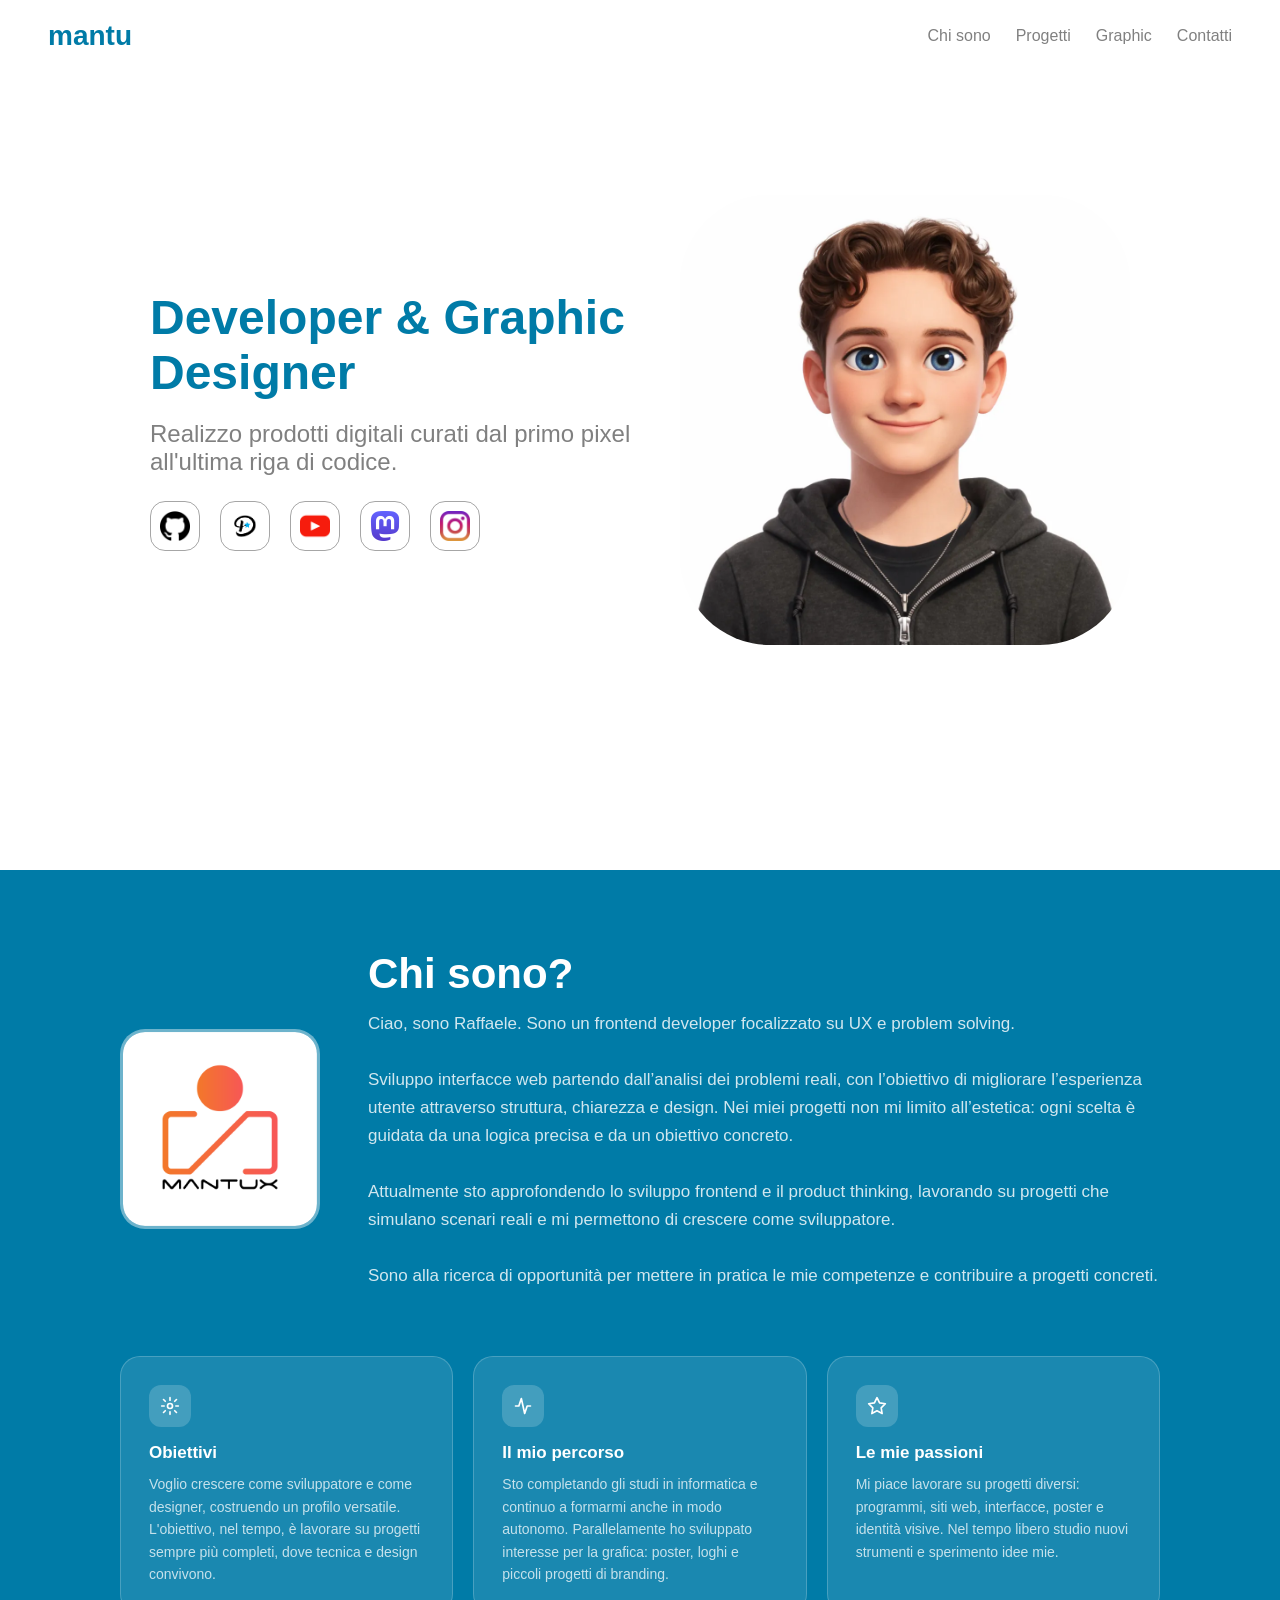
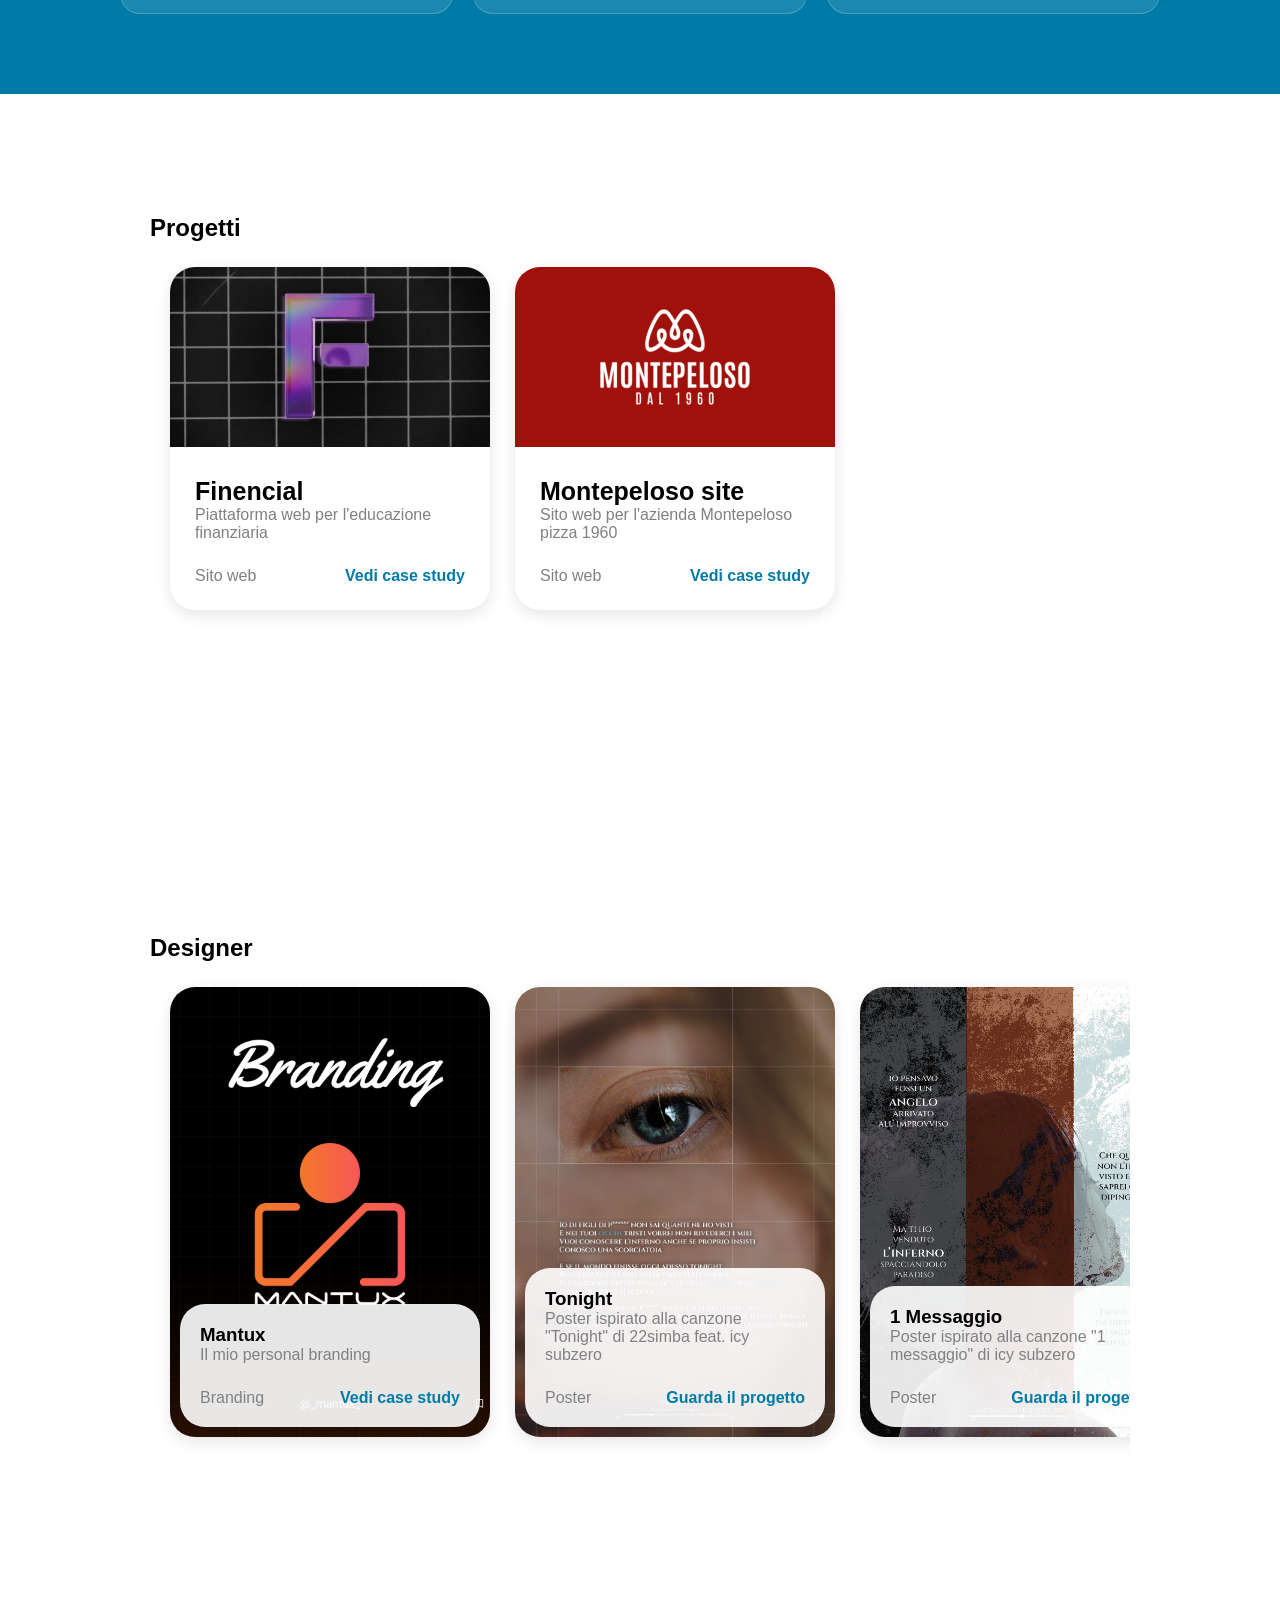
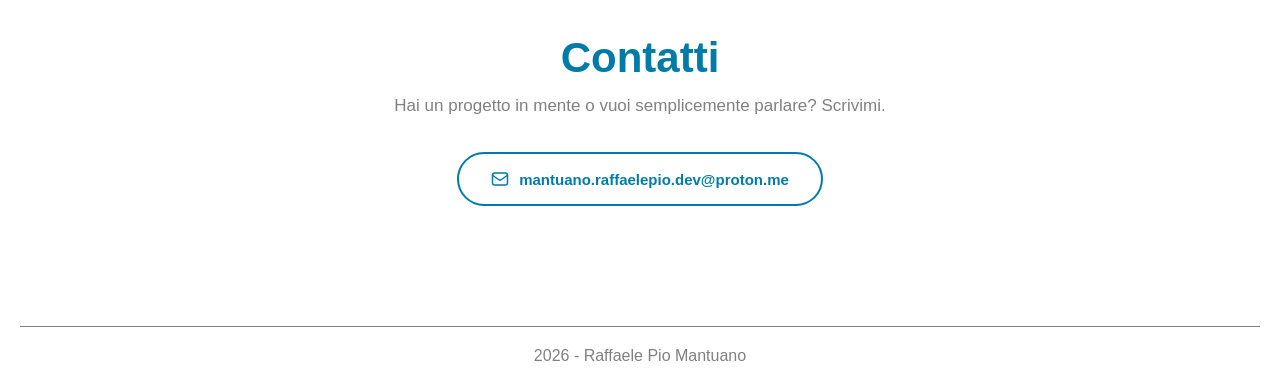
<file: index.html>
<!DOCTYPE html>
<html lang="it-IT">

    <head>
        <meta charset="UTF-8">
        <meta name="viewport" content="width=device-width, initial-scale=1.0">

        <!-- SEO -->
        <title>Mantu | Developer & Graphic Designer</title>

        <meta name="description" content="Sono Raffaele Pio Mantuano, un developer e graphic designer appassionato di tecnologia e creatività.">
        <meta name="author" content="Raffaele Pio Mantuano">

        <!-- Favicon -->
        <link rel="icon" href="img/logoNoScritta.png" type="image/x-icon">

        <!-- CSS -->
        <link rel="stylesheet" href="css/style.css">

    </head>

    <body>
        <!-- Navbar -->
        <header role="header">
            <nav class="nav">
                <a href="#home" style="text-decoration: none;">
                    <h1>mantu</h1>
                </a>
            
                <button class="hamburger" aria-label="Apri menu">
                    <span></span>
                    <span></span>
                    <span></span>
                </button>
            
                <ul class="link">
                    <li class="nav-item"><a href="#chiSono" class="nav-link">Chi sono</a></li>
                    <li class="nav-item"><a href="#progetti" class="nav-link">Progetti</a></li>
                    <li class="nav-item"><a href="#Graphic" class="nav-link">Graphic</a></li>
                    <li class="nav-item"><a href="#contatti" class="nav-link">Contatti</a></li>
                </ul>
            </nav>
        </header>

        <!-- Main Content -->
        <main role="main">
            <section class="home" id="home">
                <div class="info">
                    <h1>Developer & Graphic Designer</h1>
                    <p>Realizzo prodotti digitali curati dal primo pixel all'ultima riga di codice.</p>

                    <div class="social">

                        <a href="https://github.com/MantuxDev" target="_blank" >
                            <img src="img/social/github-logo.webp" alt="Github">
                        </a>

                        <a href="https://displate.com/artist/mantux" target="_blank" >
                            <img src="img/social/0x0.webp" alt="Displate">
                        </a>

                        <a href="https://www.youtube.com/@Mantux-j5h" target="_blank">
                            <img src="img/social/youtube.webp" alt="Youtube">
                        </a>

                        <a href="https://mastodon.social/@the_mantux" target="_blank" >
                            <img src="img/social/Mastodon_logotype__simple__new_hue.svg.webp" alt="Mastodon">
                        </a>

                        <a href="https://www.instagram.com/_mantux_/" target="_blank">
                            <img src="img/social/instagram.webp" alt="Instagram">
                        </a>

                    </div> <!-- social -->
                </div><!-- info -->

                <img src="img/io_11zon.webp" alt="io" >
            </section> <!-- home -->

        <section class="chiSono" id="chiSono">

            <div class="cs-top">
                <img src="img/Principale scritta bg bianco@1x.png" alt="" class="cs-avatar">
                <div class="cs-intro">
                    <h1>Chi sono?</h1>
                    <p>
                        Ciao, sono Raffaele.
                        Sono un frontend developer focalizzato su UX e problem solving.
                        <br><br>
                        Sviluppo interfacce web partendo dall’analisi dei problemi reali, con l’obiettivo di migliorare l’esperienza utente attraverso struttura, chiarezza e design.
                        Nei miei progetti non mi limito all’estetica: ogni scelta è guidata da una logica precisa e da un obiettivo concreto.
                        <br><br>
                        Attualmente sto approfondendo lo sviluppo frontend e il product thinking, lavorando su progetti che simulano scenari reali e mi permettono di crescere come sviluppatore.
                        <br><br>
                        Sono alla ricerca di opportunità per mettere in pratica le mie competenze e contribuire a progetti concreti.
                    </p>
                </div>
            </div>
        
        
            <div class="container">
                <div class="card-chiSono">
                    <div class="cs-card-icon">
                        <svg viewBox="0 0 24 24" fill="none" stroke="white" stroke-width="2" stroke-linecap="round" stroke-linejoin="round">
                            <circle cx="12" cy="12" r="3"/>
                            <path d="M12 2v3M12 19v3M4.22 4.22l2.12 2.12M17.66 17.66l2.12 2.12M2 12h3M19 12h3M4.22 19.78l2.12-2.12M17.66 6.34l2.12-2.12"/>
                        </svg>
                    </div>
                    <h2>Obiettivi</h2>
                    <p>Voglio crescere come sviluppatore e come designer, costruendo un profilo versatile. L'obiettivo, nel tempo, è lavorare su progetti sempre più completi, dove tecnica e design convivono.</p>
                </div>
            
                <div class="card-chiSono">
                    <div class="cs-card-icon">
                        <svg viewBox="0 0 24 24" fill="none" stroke="white" stroke-width="2" stroke-linecap="round" stroke-linejoin="round">
                            <path d="M3 12h4l3-9 4 18 3-9h4"/>
                        </svg>
                    </div>
                    <h2>Il mio percorso</h2>
                    <p>Sto completando gli studi in informatica e continuo a formarmi anche in modo autonomo. Parallelamente ho sviluppato interesse per la grafica: poster, loghi e piccoli progetti di branding.</p>
                </div>
            
                <div class="card-chiSono">
                    <div class="cs-card-icon">
                        <svg viewBox="0 0 24 24" fill="none" stroke="white" stroke-width="2" stroke-linecap="round" stroke-linejoin="round">
                            <polygon points="12 2 15.09 8.26 22 9.27 17 14.14 18.18 21.02 12 17.77 5.82 21.02 7 14.14 2 9.27 8.91 8.26 12 2"/>
                        </svg>
                    </div>
                    <h2>Le mie passioni</h2>
                    <p>Mi piace lavorare su progetti diversi: programmi, siti web, interfacce, poster e identità visive. Nel tempo libero studio nuovi strumenti e sperimento idee mie.</p>
                </div>
            </div>
        
        </section> <!-- chi sono -->

        <section class="progettiDeveloper" id="progetti">
            <h1>Progetti</h1>

            <div class="carousel">
                <div class="track">

                    <div class="card">
                        <img src="img/Developer/Finencial/intro.webp" alt="Finencial" >
                        
                        <div class="infoCard">
                            <h1>Finencial</h1>
                            <p>Piattaforma web per l'educazione finanziaria</p>

                            <div class="altro">
                                <p>Sito web</p>
                                <a href="Progetti/Developer/Finencial.html">Vedi case study</a>
                            </div>
                        </div>
                    </div>

                    <div class="card">
                        <img src="img/Developer/Montepeloso/Progetto-senza-titolo-_1_.webp" alt="Finencial" >
                        
                        <div class="infoCard">
                            <h1>Montepeloso site</h1>
                            <p>Sito web per l'azienda Montepeloso pizza 1960</p>

                            <div class="altro">
                                <p>Sito web</p>
                                <a href="Progetti/Developer/montepeloso.html">Vedi case study</a>
                            </div>
                        </div>
                    </div>

                </div>
            </div>

        </section> <!-- progetti developer -->

        <section class="progettiDesigner" id="Graphic">
            <h1>Designer</h1>

            <div class="carousel">
                <div class="track">

                    <div class="cardDesign">
                        <img src="img/Designer/mantux/1.-Intro.webp" alt="" class="card-bg">
                        
                        <div class="cardContent">
                            <h3>Mantux</h3>
                            <p>Il mio personal branding</p>
                            
                            <div class="altro">
                                <p>Branding</p>
                                <a href="Progetti/Designer/mantux.html">Vedi case study</a>
                            </div>
                        </div>
                    </div>

                    <div class="cardDesign">
                        <img src="img/Designer/card/14) Tonight_4_11zon.webp" alt="" class="card-bg">
                        
                        <div class="cardContent">
                            <h3>Tonight</h3>
                            <p>Poster ispirato alla canzone "Tonight" di 22simba feat. icy subzero</p>
                            
                            <div class="altro">
                                <p>Poster</p>
                                <a href="Progetti/Designer/tonight.html">Guarda il progetto</a>
                            </div>
                        </div>
                    </div>

                    <div class="cardDesign">
                        <img src="img/Designer/card/13) 1 messaggio_3_11zon.webp" alt="" class="card-bg">
                        
                        <div class="cardContent">
                            <h3>1 Messaggio</h3>
                            <p>Poster ispirato alla canzone "1 messaggio" di icy subzero</p>
                            
                            <div class="altro">
                                <p>Poster</p>
                                <a href="Progetti/Designer/1messaggio.html">Guarda il progetto</a>
                            </div>
                        </div>
                    </div>

                    <div class="cardDesign">
                        <img src="img/Designer/card/NeuroDesk_1_11zon.webp" alt="" class="card-bg">
                        
                        <div class="cardContent">
                            <h3>Neurodesk</h3>
                            <p>Branding startup </p>
                            
                            <div class="altro">
                                <p>Branding</p>
                                <a href="Progetti/Designer/Neurodesk.html">Vedi case study</a>
                            </div>
                        </div>
                    </div>

                    <div class="cardDesign">
                        <img src="img/Designer/card/12) Vita mea.webp" alt="" class="card-bg">
                        
                        <div class="cardContent">
                            <h3>Vita mea</h3>
                            <p>Poster ispirato alla canzone "Vita mea" di icy subzero</p>
                            
                            <div class="altro">
                                <p>Poster</p>
                                <a href="Progetti/Designer/vitamea.html">Guarda il progetto</a>
                            </div>
                        </div>
                    </div>

                    <div class="cardDesign">
                        <img src="img/Designer/card/11) Totti 10.webp" alt="" class="card-bg">
                        
                        <div class="cardContent">
                            <h3>Totti</h3>
                            <p>Un poster celebrativo dedicato a Francesco Totti</p>
                            
                            <div class="altro">
                                <p>Poster</p>
                                <a href="Progetti/Designer/Totti.html">Guarda il progetto</a>
                            </div>
                        </div>
                    </div>
                    
                    <!--
                    <div class="cardDesign">
                        <img src="img/Designer/card/6) Tho dipinta io.webp" alt="" class="card-bg">
                        
                        <div class="cardContent">
                            <h3>T'ho dipinta io</h3>
                            <p>Poster dedicato all'inno della Roma</p>
                            
                            <div class="altro">
                                <p>Poster</p>
                                <a href="#">Dettagli</a>
                            </div>
                        </div>
                    </div>
                    -->

                    <div class="cardDesign">
                        <img src="img/Designer/card/10) Vuoi un cookie.webp" alt="" class="card-bg">
                        
                        <div class="cardContent">
                            <h3>Vuoi un cookie?</h3>
                            <p>Ironica rappresentazione grafica dei banner per il consenso ai dati web</p>
                            
                            <div class="altro">
                                <p>Poster</p>
                                <a href="Progetti/Designer/VuoiUnCookie.html">Guarda il progetto</a>
                            </div>
                        </div>
                    </div>

                    <div class="cardDesign">
                        <img src="img/Designer/card/9) Ferrari.webp" alt="" class="card-bg">
                        
                        <div class="cardContent">
                            <h3>Ferrari</h3>
                            <p>Poster dedicato alla Ferrari</p>
                            
                            <div class="altro">
                                <p>Poster</p>
                                <a href="Progetti/Designer/Ferrari.html">Guarda il progetto</a>
                            </div>
                        </div>
                    </div>

                    <!--

                    <div class="cardDesign">
                        <img src="img/Designer/card/poster roma_2_11zon.webp" alt="" class="card-bg">
                        
                        <div class="cardContent">
                            <h3>Poster AS Roma</h3>
                            <p>Poster dedicato all'inno della Roma</p>
                            
                            <div class="altro">
                                <p>Poster</p>
                                <a href="#">Dettagli</a>
                            </div>
                        </div>
                    </div>

                    <div class="cardDesign">
                        <img src="img/Designer/card/3) Batman.webp" alt="" class="card-bg">
                        
                        <div class="cardContent">
                            <h3>Batman</h3>
                            <p>Poster dedicato a Batman</p>
                            
                            <div class="altro">
                                <p>Poster</p>
                                <a href="#">Dettagli</a>
                            </div>
                        </div>
                    </div>

                    <div class="cardDesign">
                        <img src="img/Designer/card/1) Daje Roma Daje.webp" alt="" class="card-bg">
                        
                        <div class="cardContent">
                            <h3>Daje Roma Daje</h3>
                            <p>Poster dedicato al Daje Roma Daje</p>
                            
                            <div class="altro">
                                <p>Poster</p>
                                <a href="#">Dettagli</a>
                            </div>
                        </div>
                    </div>
                </div>--> <!-- track -->
                </div> <!-- carousel -->
            </section> <!-- progetti designer -->

            <section class="contatti" id="contatti">
                <div class="contatti-inner">
                    <h1>Contatti</h1>
                    <p>Hai un progetto in mente o vuoi semplicemente parlare? Scrivimi.</p>
                    <a href="mailto:mantuano.raffaelepio.dev@proton.me" class="contatti-btn">
                        <svg viewBox="0 0 24 24" fill="none" stroke="currentColor" stroke-width="2" stroke-linecap="round" stroke-linejoin="round">
                            <rect x="2" y="4" width="20" height="16" rx="3"/>
                            <path d="M2 7l10 7 10-7"/>
                        </svg>
                        mantuano.raffaelepio.dev@proton.me
                    </a>
                </div>
            </section>
        </main>

        <footer>
            <p>2026 - Raffaele Pio Mantuano</p>
        </footer>

        <script src="script.js"></script>

    </body>
</html>
</file>
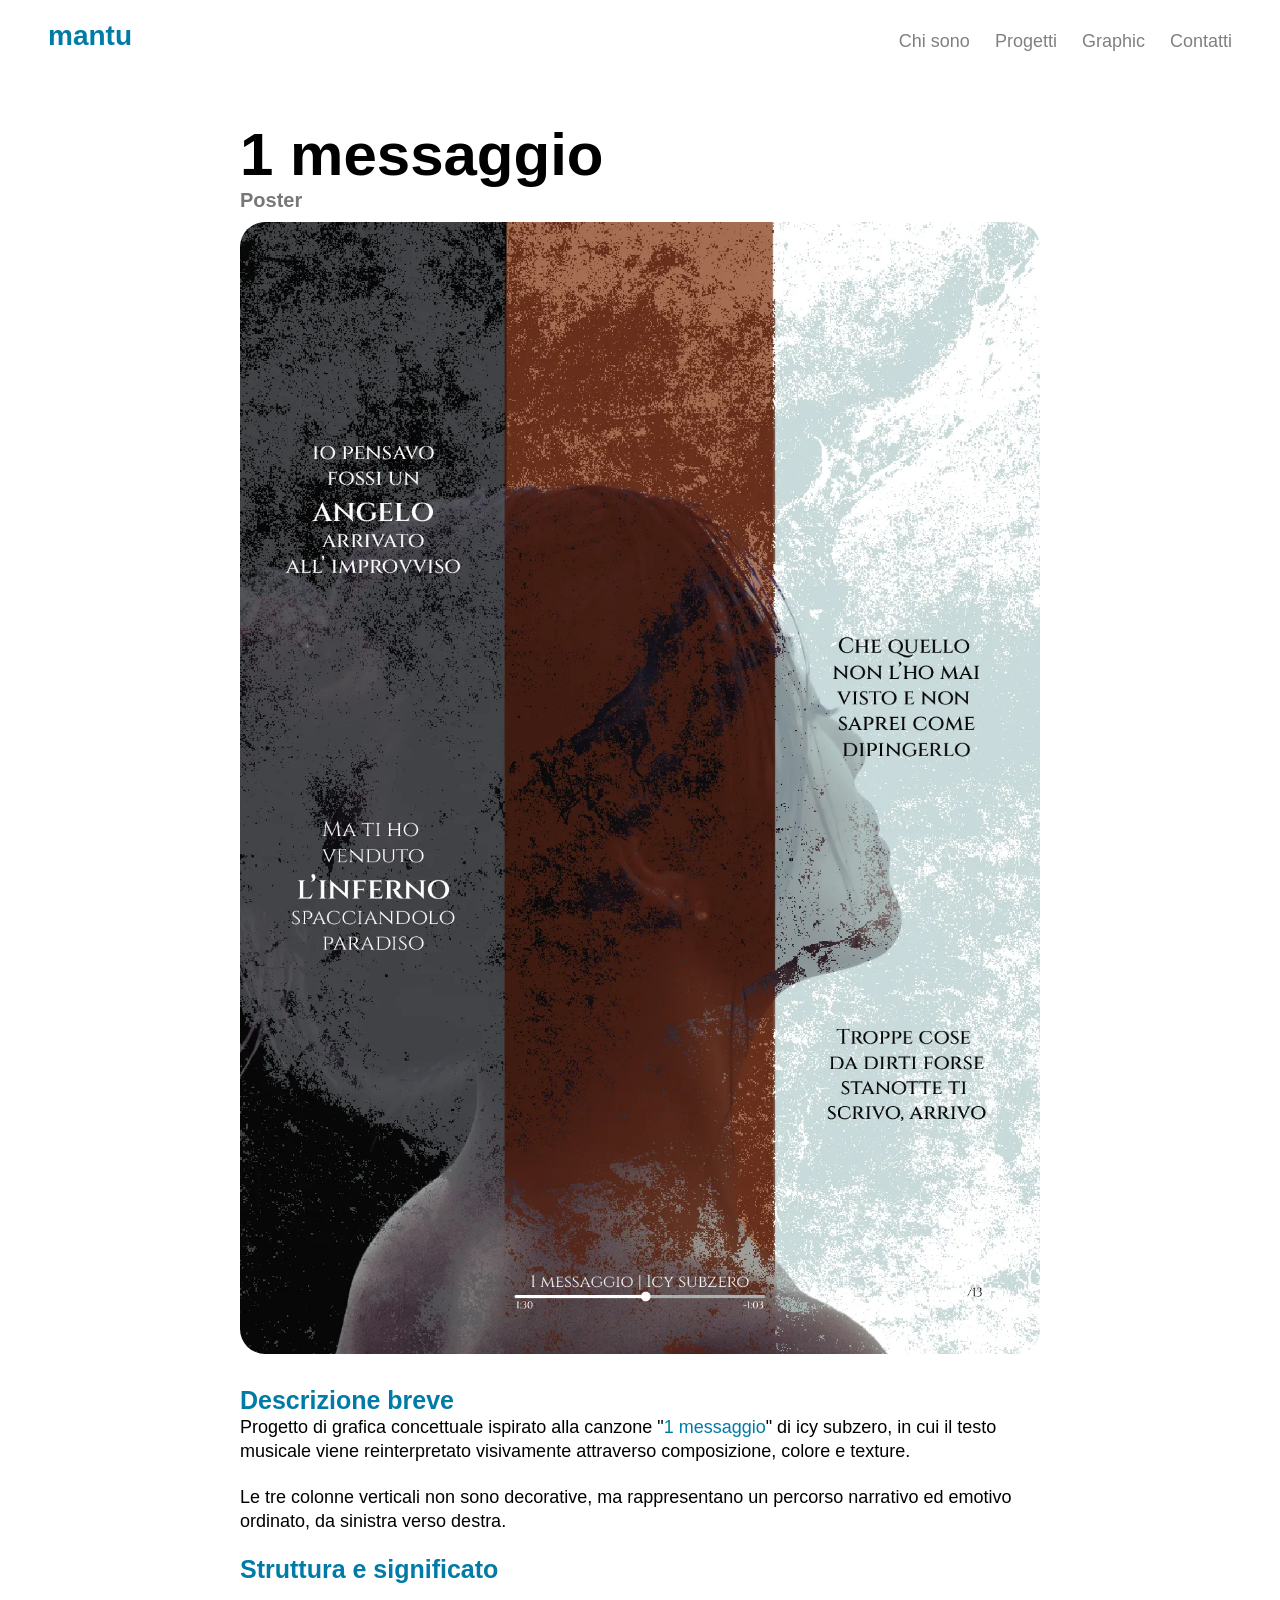
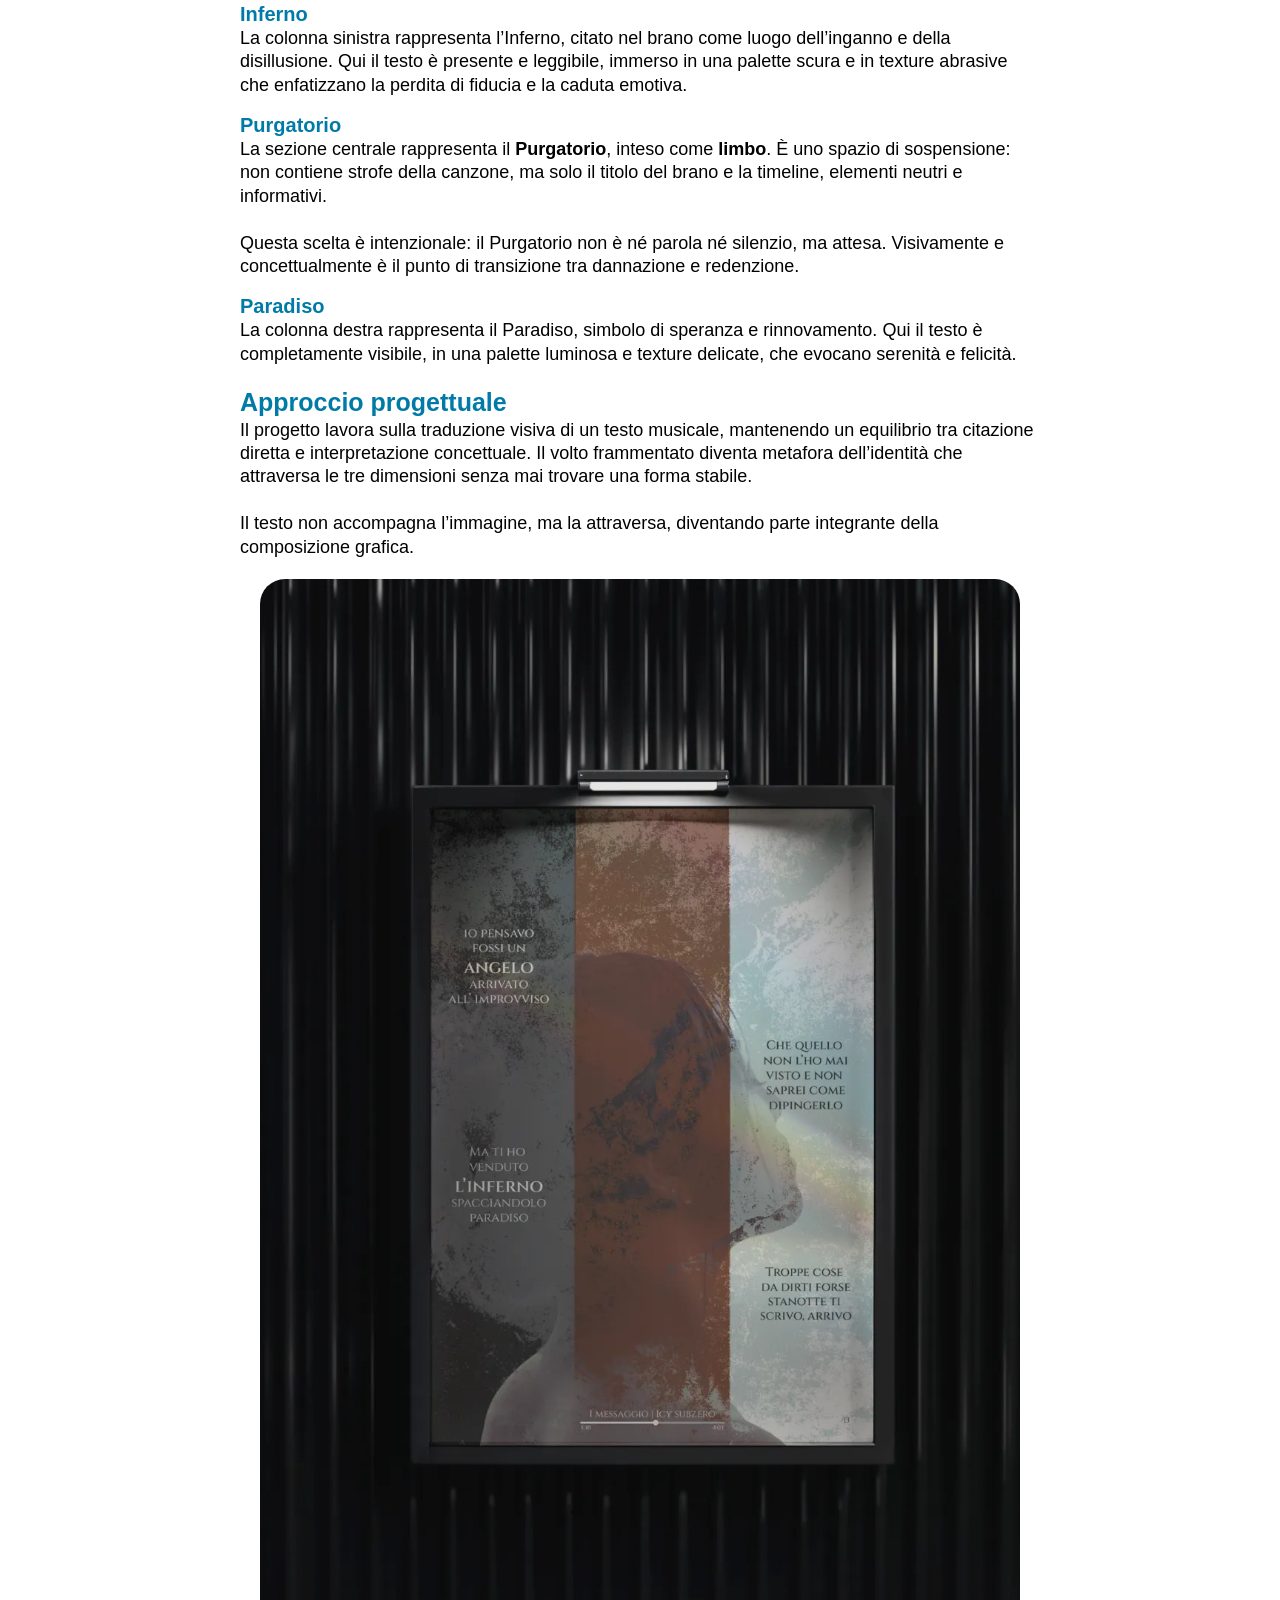
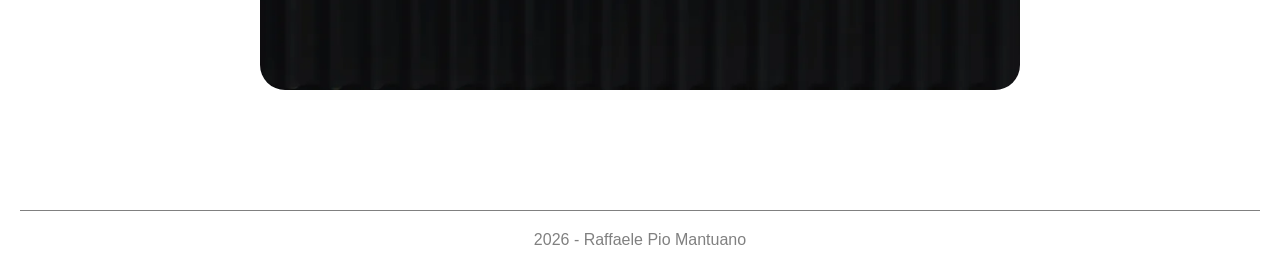
<file: Progetti/Designer/1messaggio.html>
<!DOCTYPE html>
<html lang="it">
<head>
    <meta charset="UTF-8">
    <meta name="viewport" content="width=device-width, initial-scale=1.0">
    <title>1 messaggio</title>

    <!-- CSS -->
    <link rel="stylesheet" href="../../css/style.css">
    <link rel="stylesheet" href="../../css/article.css">

    <link rel="icon" href="../../img/logoNoScritta.png">
</head>
<body>
    <!-- Navbar -->
    <nav class="nav">
        <a href="../../index.html" style="text-decoration: none;">
            <h1>mantu</h1>
        </a>
    
        <button class="hamburger" aria-label="Apri menu">
            <span></span>
            <span></span>
            <span></span>
        </button>
    
        <ul class="link">
            <li class="nav-item"><a href="../../index.html#chiSono" class="nav-link">Chi sono</a></li>
            <li class="nav-item"><a href="../../index.html#progetti" class="nav-link">Progetti</a></li>
            <li class="nav-item"><a href="../../index.html#Graphic" class="nav-link">Graphic</a></li>
            <li class="nav-item"><a href="../../index.html#contatti" class="nav-link">Contatti</a></li>
        </ul>
    </nav>

    <!-- Articolo -->
    <main>
        <div class="articolo">

            <div class="header">
                <h1>1 messaggio</h1>
                <h3>Poster</h3>
                
                <img src="../../img/Designer/card/13) 1 messaggio_3_11zon.webp" alt="immagine lezione">
            </div>

            <div class="contenuto">
                <h2>Descrizione breve</h2>
                <p>
                    Progetto di grafica concettuale ispirato alla canzone "<a href="https://open.spotify.com/intl-it/album/4ckePFG01HSFnIDOtG9ZjS" target="_blank">1 messaggio</a>" di icy subzero, 
                    in cui il testo musicale viene reinterpretato visivamente attraverso composizione, colore e texture. <br> <br>
                    Le tre colonne verticali non sono decorative, ma rappresentano un percorso narrativo ed emotivo ordinato, da sinistra verso destra.
                </p>

                <h2>Struttura e significato</h2>
                <h3>Inferno </h3>
                <p>
                    La colonna sinistra rappresenta l’Inferno, citato nel brano come luogo dell’inganno e della disillusione.
                    Qui il testo è presente e leggibile, immerso in una palette scura e in texture abrasive che enfatizzano la perdita di fiducia e la caduta emotiva.
                </p>

                <h3>Purgatorio</h3>
                <p>
                    La sezione centrale rappresenta il <b>Purgatorio</b>, inteso come <b>limbo</b>.
                    È uno spazio di sospensione: non contiene strofe della canzone, ma solo il titolo del brano e la timeline, elementi neutri e informativi. <br><br>

                    Questa scelta è intenzionale: il Purgatorio non è né parola né silenzio, ma attesa.
                    Visivamente e concettualmente è il punto di transizione tra dannazione e redenzione.
                </p>

                <h3>Paradiso</h3>
                <p>
                    La colonna destra rappresenta il Paradiso, simbolo di speranza e rinnovamento. 
                    Qui il testo è completamente visibile, in una palette luminosa e texture delicate, 
                    che evocano serenità e felicità.
                </p>

                <h2>Approccio progettuale</h2>
                <p>
                    Il progetto lavora sulla traduzione visiva di un testo musicale, mantenendo un equilibrio tra citazione diretta e interpretazione concettuale.
                    Il volto frammentato diventa metafora dell’identità che attraversa le tre dimensioni senza mai trovare una forma stabile. <br><br>

                    Il testo non accompagna l’immagine, ma la attraversa, diventando parte integrante della composizione grafica.
                </p>

                <img src="../../img/Designer/1messaggio/mockup.webp" alt="mockup">

            </div>
        </div>
    </main>

    <footer>
        <p>2026 - Raffaele Pio Mantuano</p>
    </footer>

    <script src="../../script.js"></script>
</body>
</html>
</file>
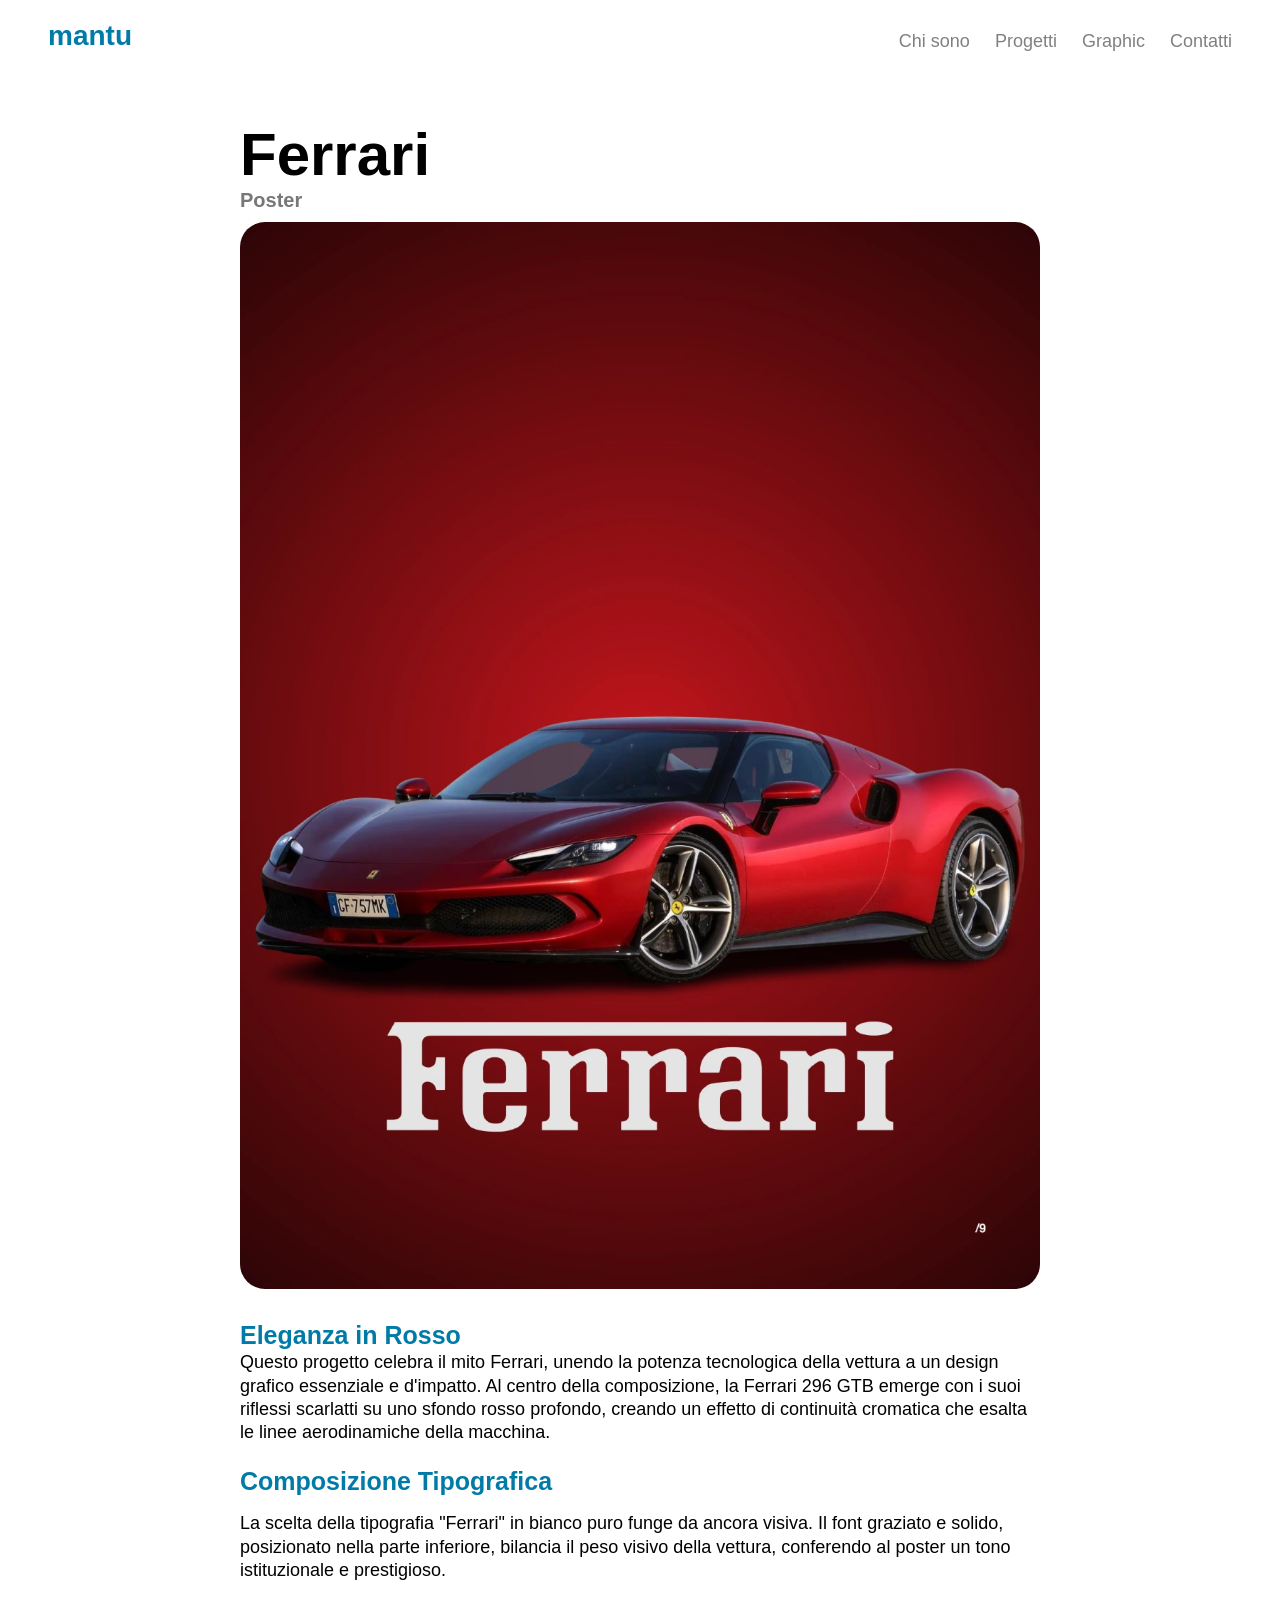
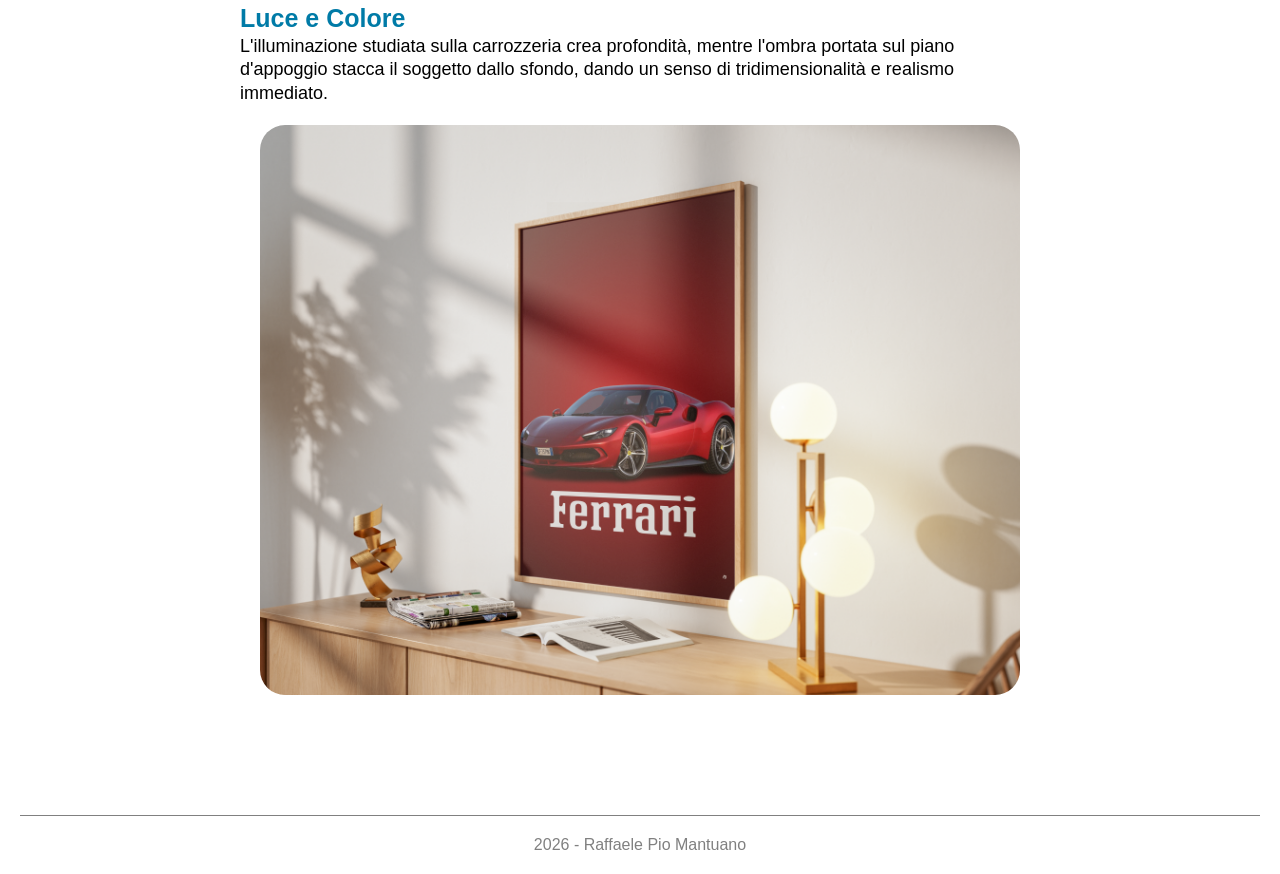
<file: Progetti/Designer/Ferrari.html>
<!DOCTYPE html>
<html lang="it">
<head>
    <meta charset="UTF-8">
    <meta name="viewport" content="width=device-width, initial-scale=1.0">
    <title>Ferrari</title>

    <link rel="stylesheet" href="../../css/style.css">
    <link rel="stylesheet" href="../../css/article.css">

    <link rel="icon" href="../../img/logoNoScritta.png">
</head>
<body>
    <nav class="nav">
        <a href="../../index.html" style="text-decoration: none;">
            <h1>mantu</h1>
        </a>
    
        <button class="hamburger" aria-label="Apri menu">
            <span></span>
            <span></span>
            <span></span>
        </button>
    
        <ul class="link">
            <li class="nav-item"><a href="../../index.html#chiSono" class="nav-link">Chi sono</a></li>
            <li class="nav-item"><a href="../../index.html#progetti" class="nav-link">Progetti</a></li>
            <li class="nav-item"><a href="../../index.html#Graphic" class="nav-link">Graphic</a></li>
            <li class="nav-item"><a href="../../index.html#contatti" class="nav-link">Contatti</a></li>
        </ul>
    </nav>

    <main>
        <div class="articolo">

            <div class="header">
                <h1>Ferrari</h1>
                <h3>Poster</h3>
                
                <img src="../../img/Designer/card/9) Ferrari.webp" alt="Ferrari Poster">
            </div>

            <div class="contenuto">
                <h2>Eleganza in Rosso</h2>
                <p>
                    Questo progetto celebra il mito Ferrari, unendo la potenza tecnologica della vettura a un design grafico essenziale e d'impatto. 
                    Al centro della composizione, la Ferrari 296 GTB emerge con i suoi riflessi scarlatti su uno sfondo rosso profondo, creando un effetto di continuità cromatica che esalta le linee aerodinamiche della macchina.
                </p>

                <h2>Composizione Tipografica</h2>
                <p class="next">
                    La scelta della tipografia "Ferrari" in bianco puro funge da ancora visiva. Il font graziato e solido, posizionato nella parte inferiore, bilancia il peso visivo della vettura, conferendo al poster un tono istituzionale e prestigioso.
                </p>

                <h2>Luce e Colore</h2>
                <p>
                    L'illuminazione studiata sulla carrozzeria crea profondità, mentre l'ombra portata sul piano d'appoggio stacca il soggetto dallo sfondo, dando un senso di tridimensionalità e realismo immediato.
                </p>

                <img src="../../img/Designer/Ferrari/mockup.png" alt="mockup Ferrari">

            </div>
        </div>
    </main>

    <footer>
        <p>2026 - Raffaele Pio Mantuano</p>
    </footer>

    <script src="../../script.js"></script>
</body>
</html>
</file>
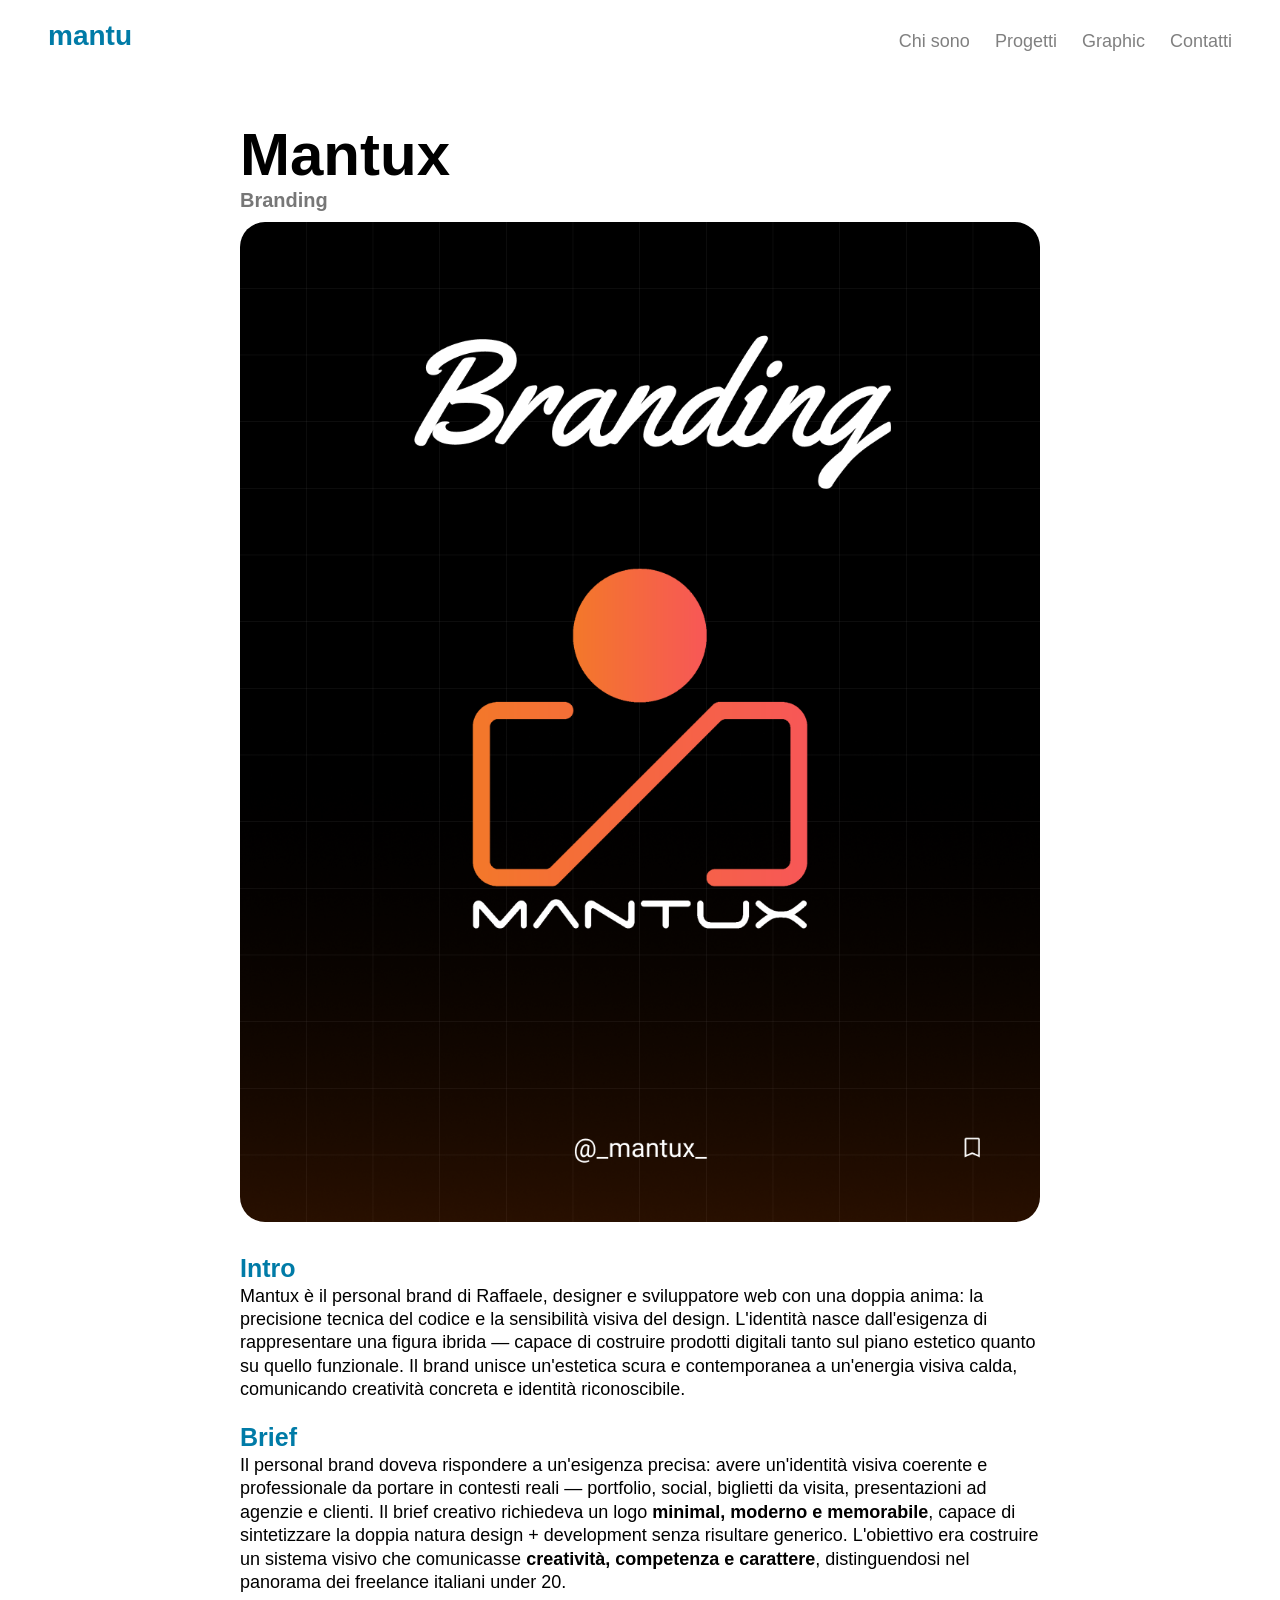
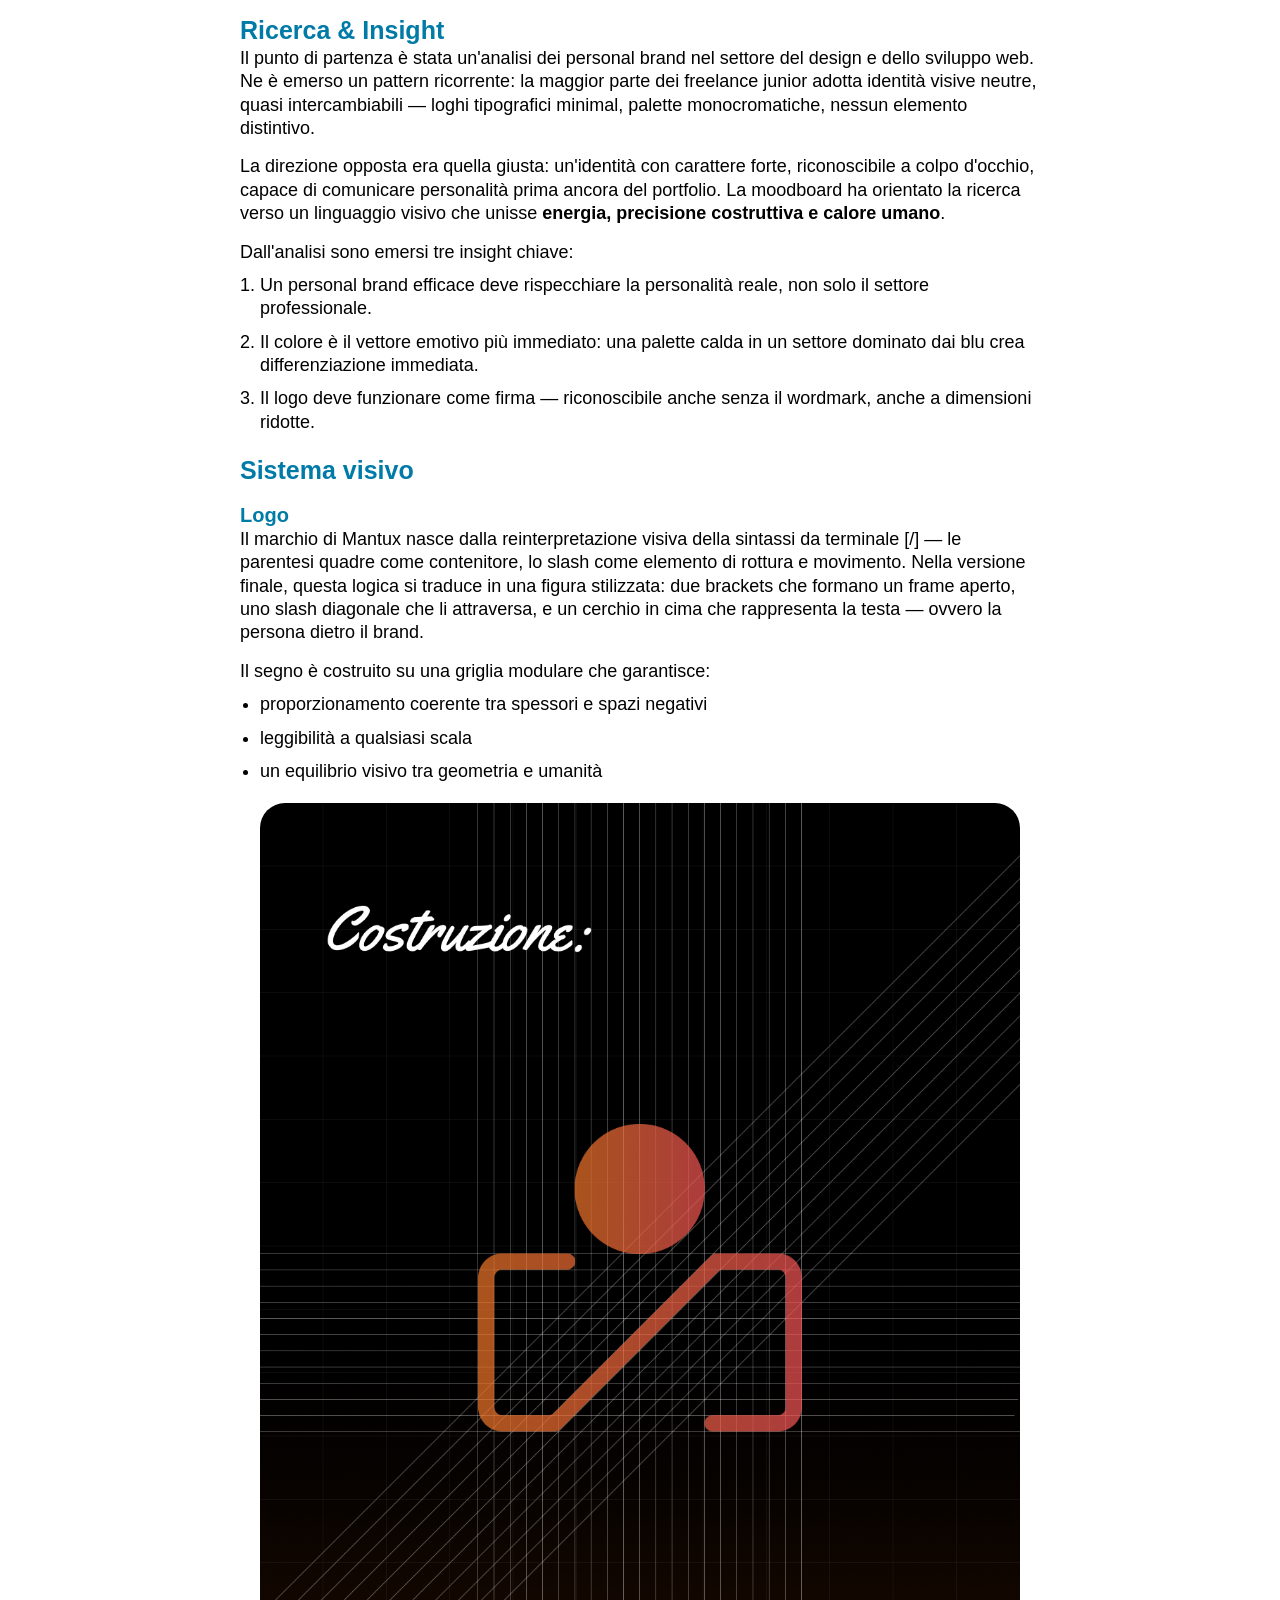
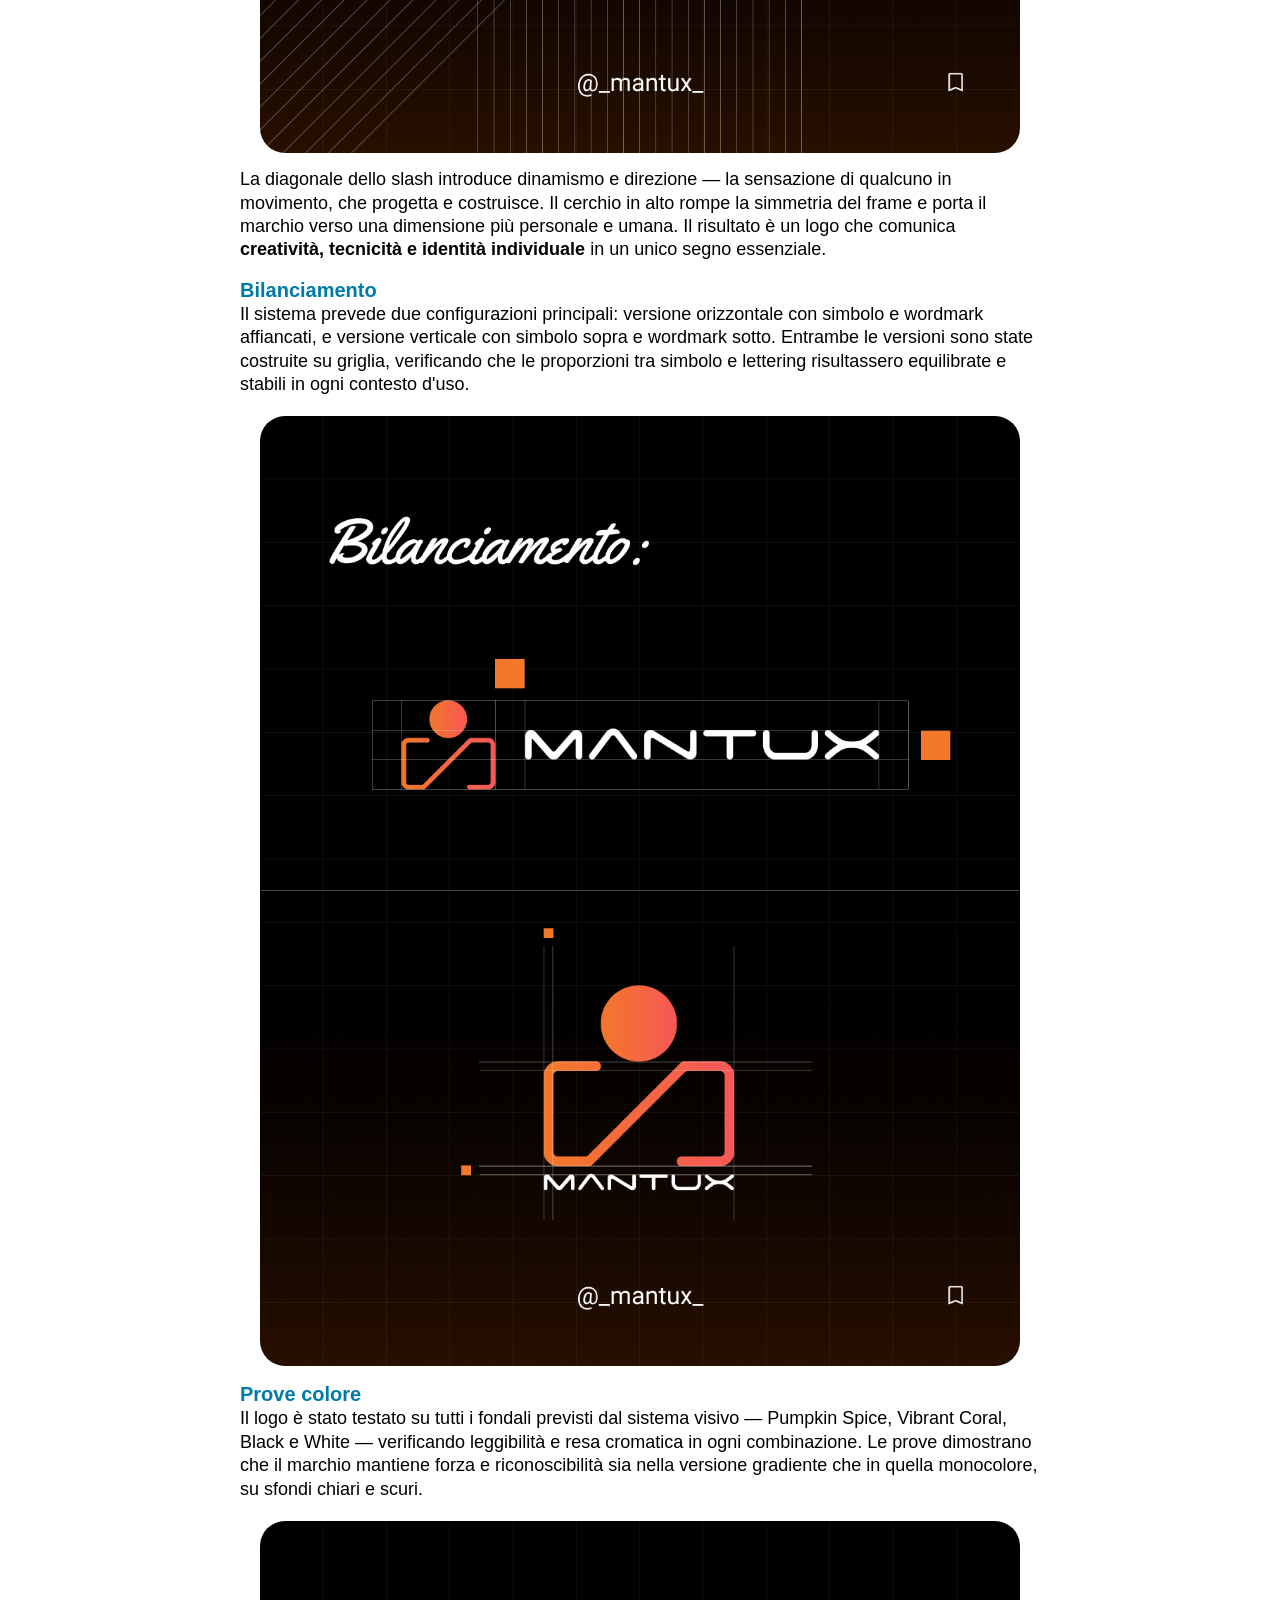
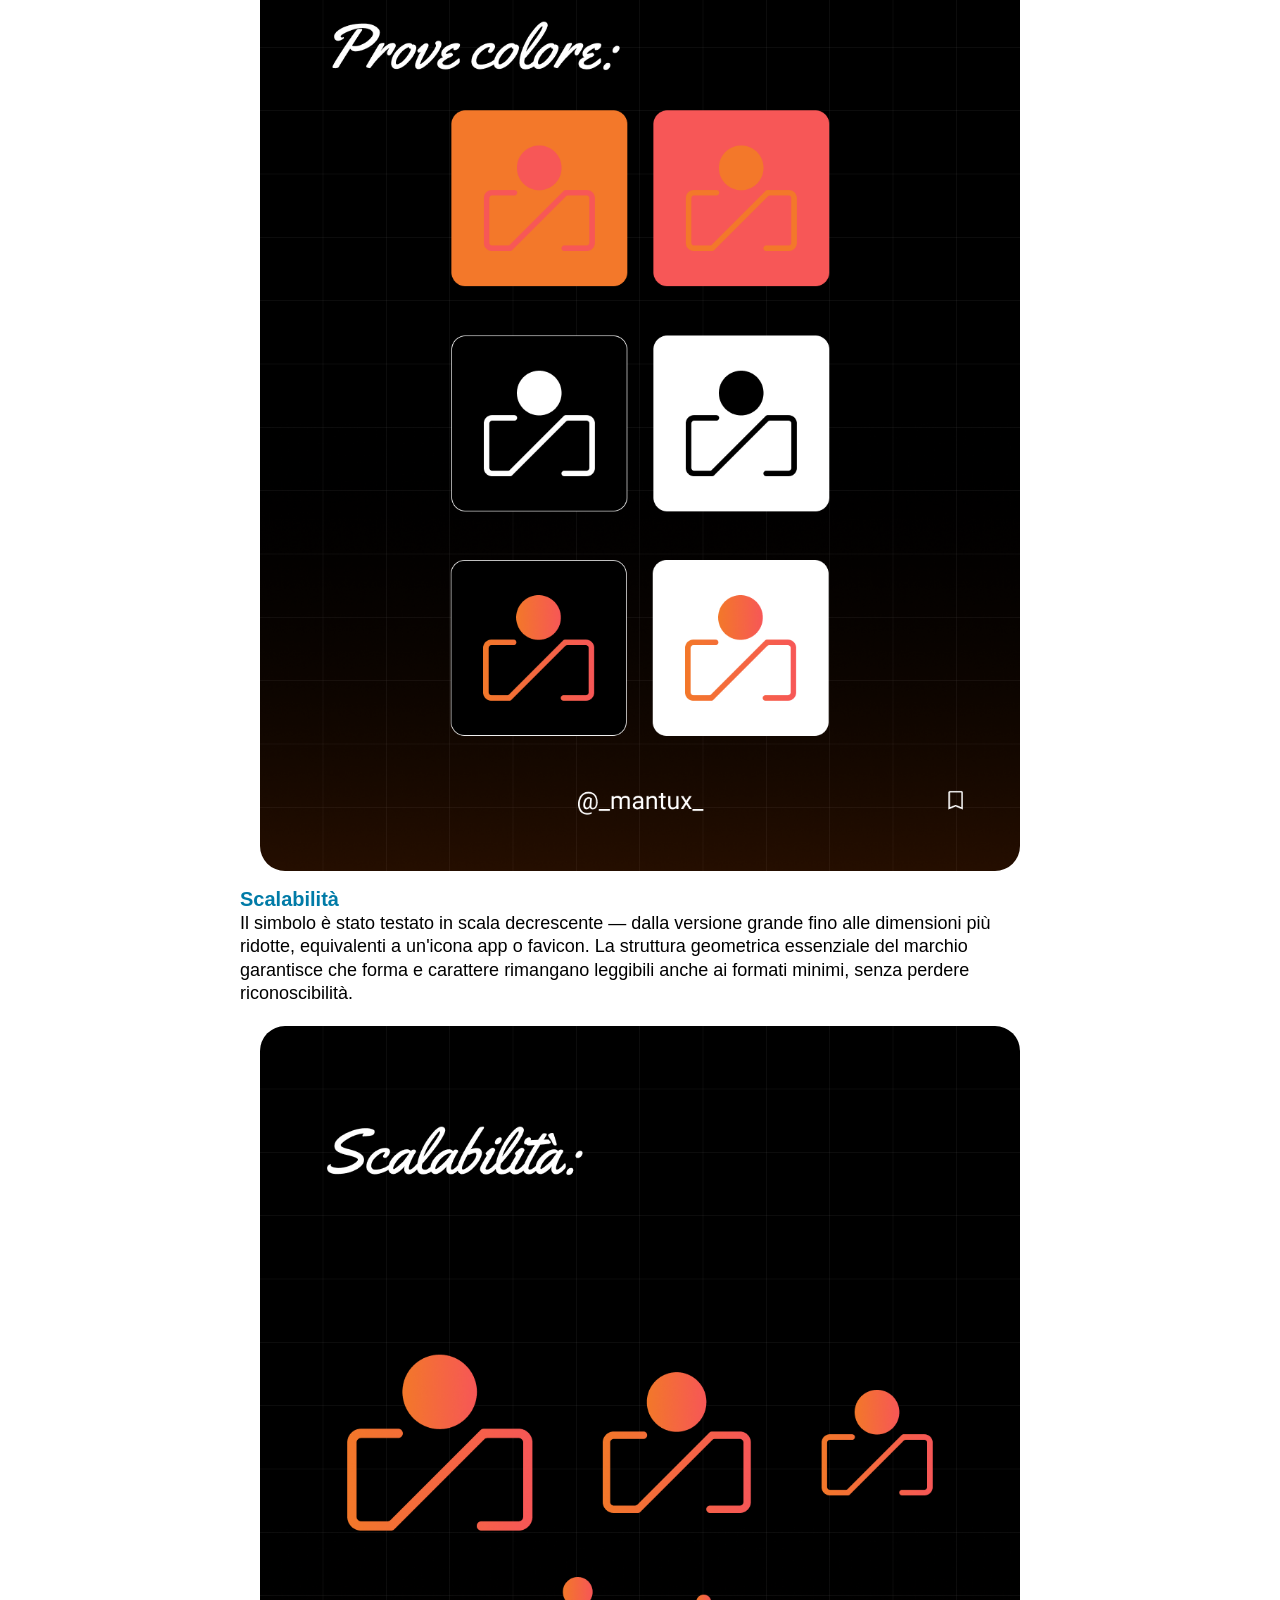
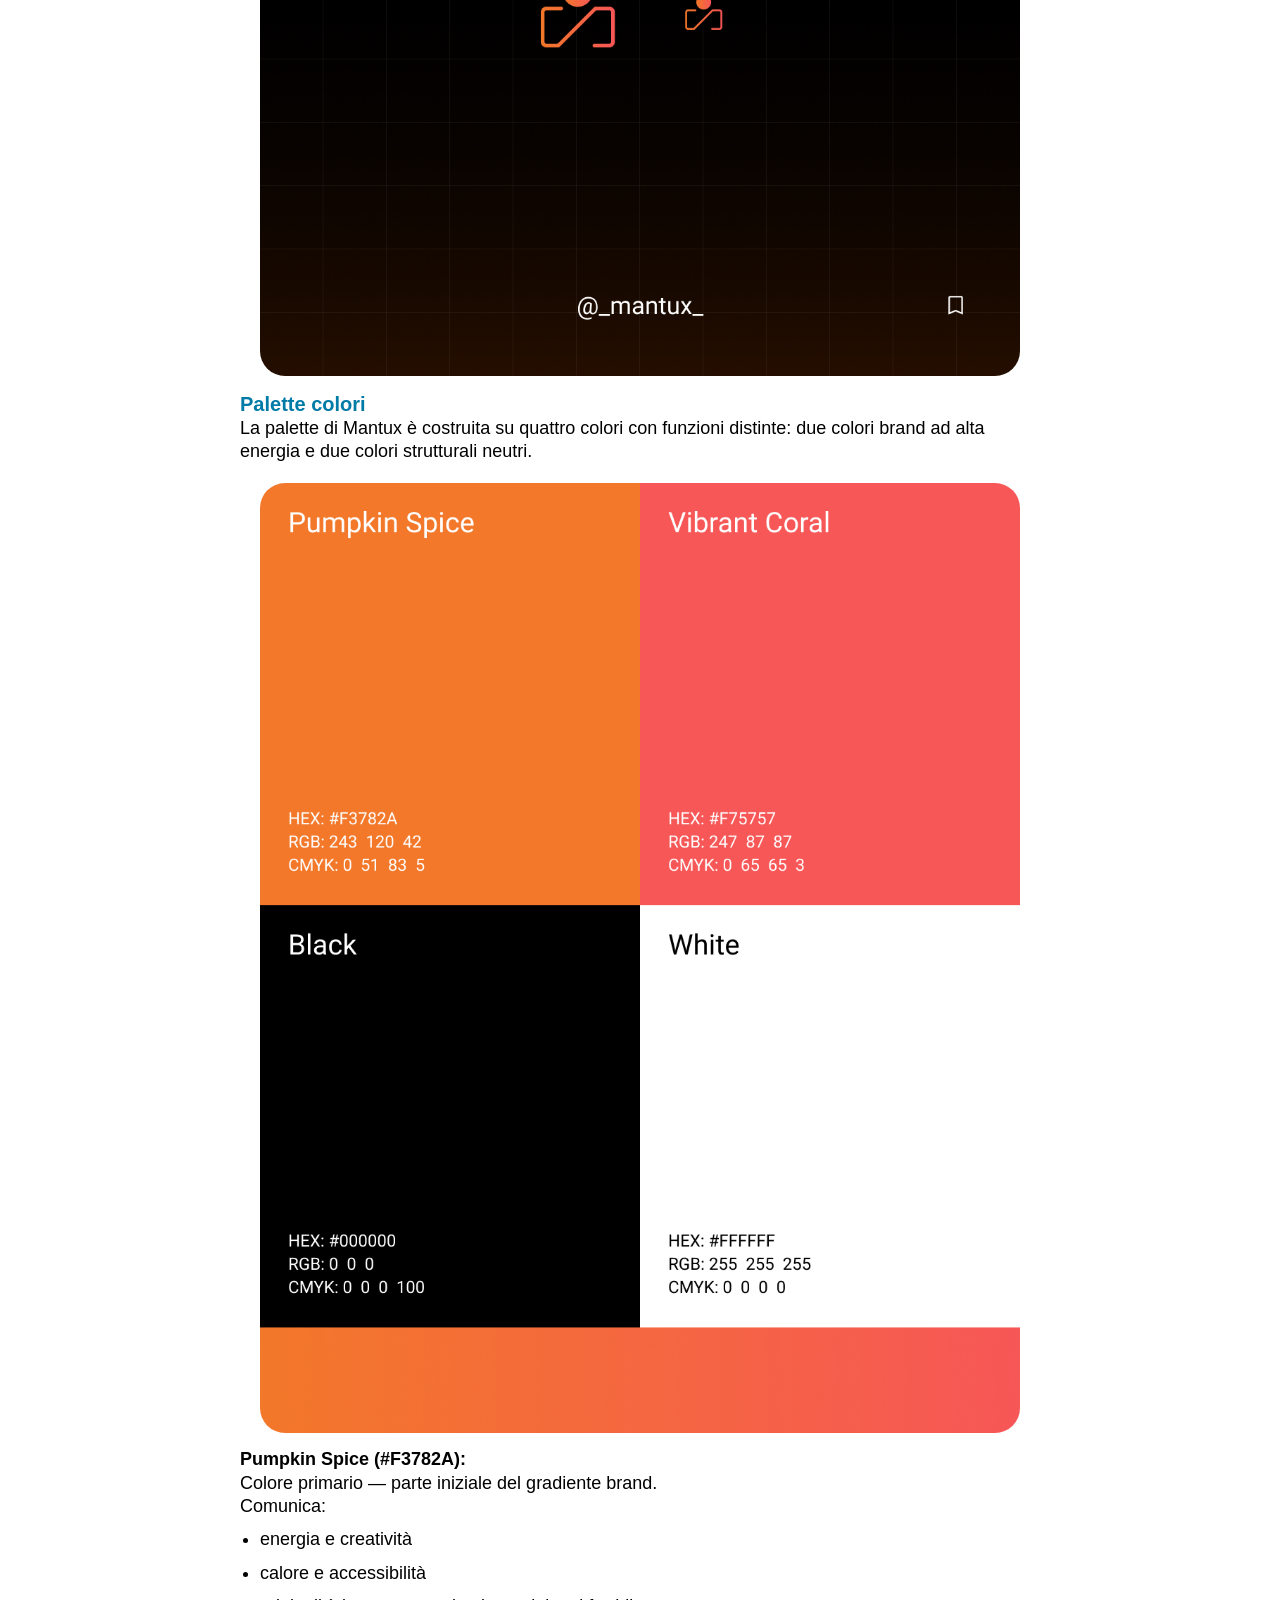
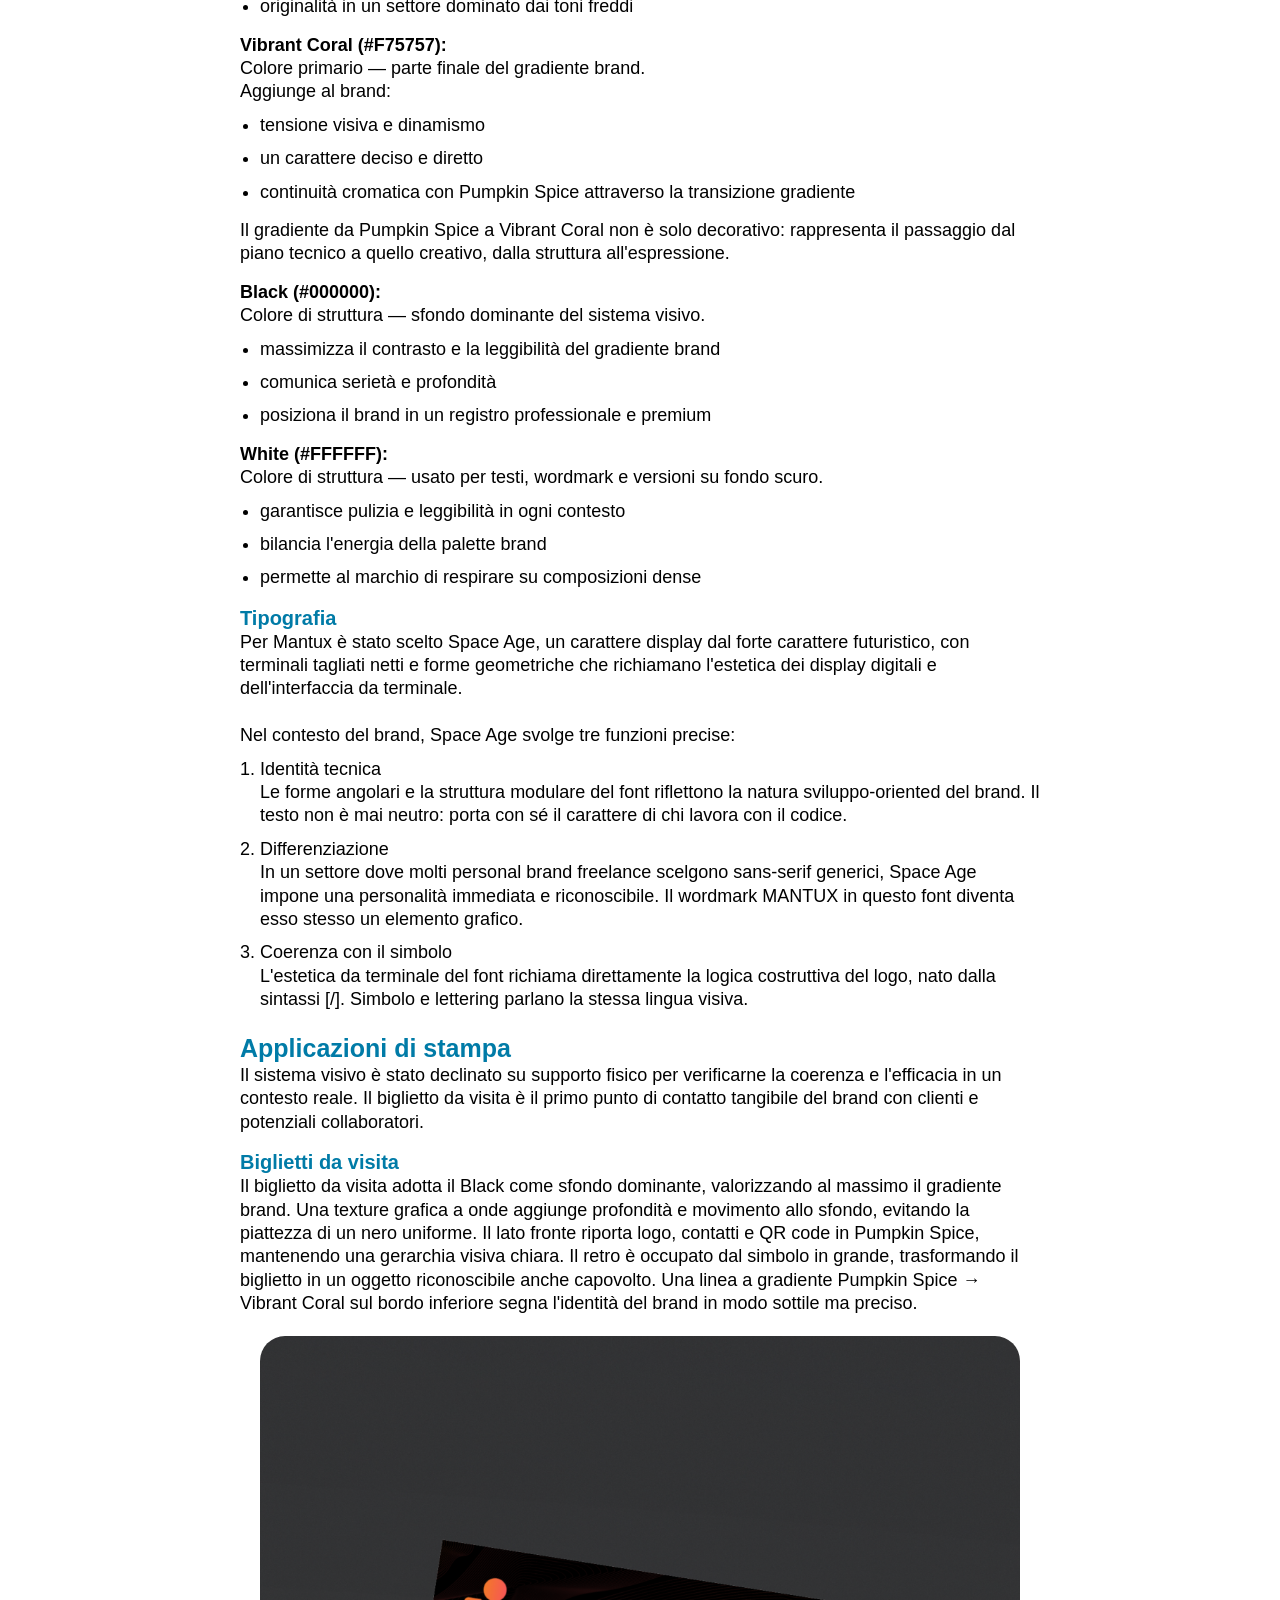
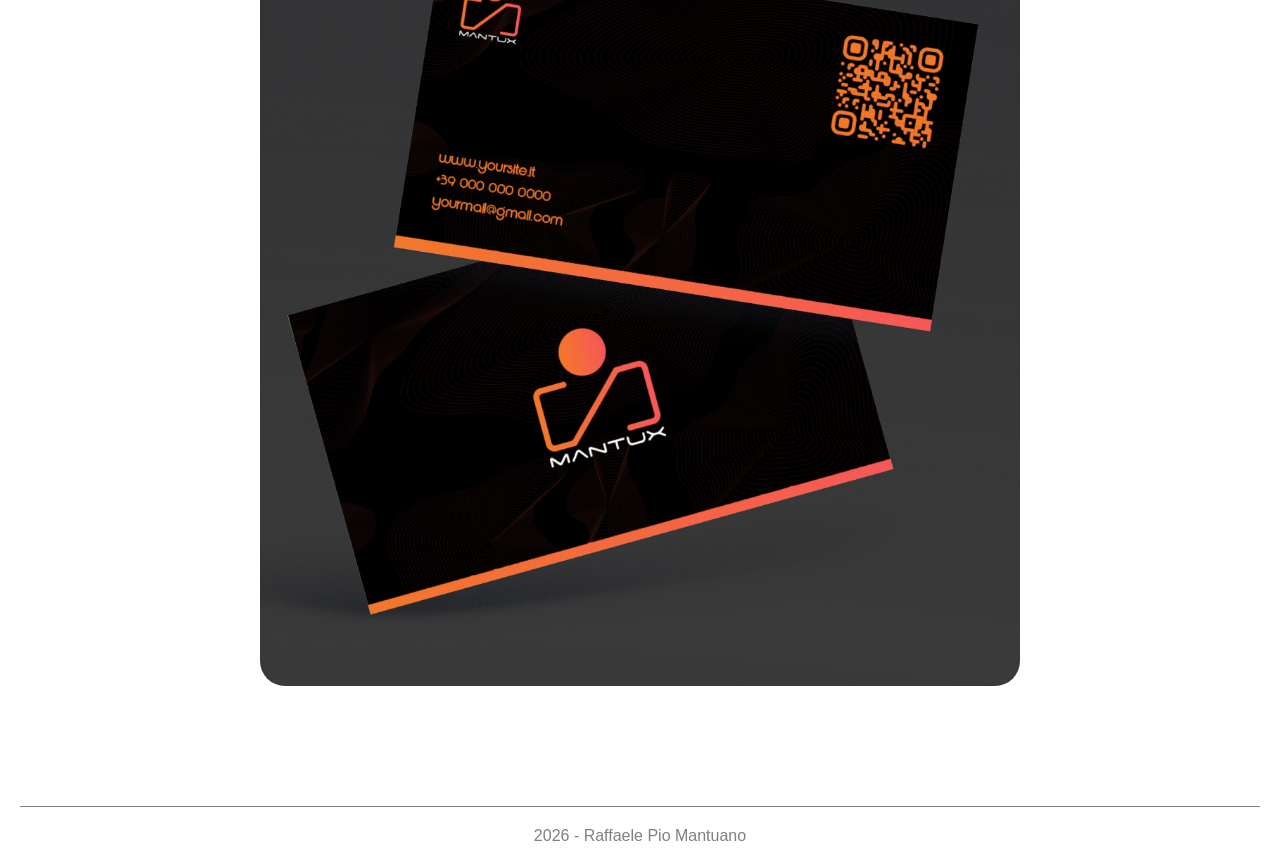
<file: Progetti/Designer/mantux.html>
<!DOCTYPE html>
<html lang="it">
<head>
    <meta charset="UTF-8">
    <meta name="viewport" content="width=device-width, initial-scale=1.0">
    <title>Mantux</title>

    <!-- CSS -->
    <link rel="stylesheet" href="../../css/style.css">
    <link rel="stylesheet" href="../../css/article.css">

    <link rel="icon" href="../../img/logoNoScritta.png">
</head>
<body>
    <!-- Navbar -->
    <nav class="nav">
        <a href="../../index.html" style="text-decoration: none;">
            <h1>mantu</h1>
        </a>
    
        <button class="hamburger" aria-label="Apri menu">
            <span></span>
            <span></span>
            <span></span>
        </button>
    
        <ul class="link">
            <li class="nav-item"><a href="../../index.html#chiSono" class="nav-link">Chi sono</a></li>
            <li class="nav-item"><a href="../../index.html#progetti" class="nav-link">Progetti</a></li>
            <li class="nav-item"><a href="../../index.html#Graphic" class="nav-link">Graphic</a></li>
            <li class="nav-item"><a href="../../index.html#contatti" class="nav-link">Contatti</a></li>
        </ul>
    </nav>

    <!-- Articolo -->
    <main>
        <div class="articolo">

            <div class="header">
                <h1>Mantux</h1>
                <h3>Branding</h3>
                
                <img src="../../img/Designer/mantux/1.-Intro.webp" alt="Mantux">
            </div>

        <div class="contenuto">

            <h2>Intro</h2>
            <p>
                Mantux è il personal brand di Raffaele, designer e sviluppatore web con una doppia anima:
                la precisione tecnica del codice e la sensibilità visiva del design.
                L'identità nasce dall'esigenza di rappresentare una figura ibrida — capace di costruire
                prodotti digitali tanto sul piano estetico quanto su quello funzionale.
                Il brand unisce un'estetica scura e contemporanea a un'energia visiva calda,
                comunicando creatività concreta e identità riconoscibile.
            </p>

            <h2>Brief</h2>
            <p>
                Il personal brand doveva rispondere a un'esigenza precisa: avere un'identità visiva
                coerente e professionale da portare in contesti reali — portfolio, social, biglietti da visita,
                presentazioni ad agenzie e clienti.
                Il brief creativo richiedeva un logo <b>minimal, moderno e memorabile</b>, capace di
                sintetizzare la doppia natura design + development senza risultare generico.
                L'obiettivo era costruire un sistema visivo che comunicasse <b>creatività, competenza
                e carattere</b>, distinguendosi nel panorama dei freelance italiani under 20.
            </p>

            <h2>Ricerca & Insight</h2>
            <p>
                Il punto di partenza è stata un'analisi dei personal brand nel settore del design e
                dello sviluppo web. Ne è emerso un pattern ricorrente: la maggior parte dei freelance
                junior adotta identità visive neutre, quasi intercambiabili — loghi tipografici minimal,
                palette monocromatiche, nessun elemento distintivo.
            </p>

            <p class="next">
                La direzione opposta era quella giusta: un'identità con carattere forte, riconoscibile
                a colpo d'occhio, capace di comunicare personalità prima ancora del portfolio.
                La moodboard ha orientato la ricerca verso un linguaggio visivo che unisse
                <b>energia, precisione costruttiva e calore umano</b>.
            </p>

            <p class="next">
                Dall'analisi sono emersi tre insight chiave:
                <ol>
                    <li>Un personal brand efficace deve rispecchiare la personalità reale, non solo il settore professionale.</li>
                    <li>Il colore è il vettore emotivo più immediato: una palette calda in un settore dominato dai blu crea differenziazione immediata.</li>
                    <li>Il logo deve funzionare come firma — riconoscibile anche senza il wordmark, anche a dimensioni ridotte.</li>
                </ol>
            </p>

            <h2>Sistema visivo</h2>

            <h3>Logo</h3>
            <p>
                Il marchio di Mantux nasce dalla reinterpretazione visiva della sintassi da terminale <code>[/]</code> —
                le parentesi quadre come contenitore, lo slash come elemento di rottura e movimento.
                Nella versione finale, questa logica si traduce in una figura stilizzata: due brackets
                che formano un frame aperto, uno slash diagonale che li attraversa, e un cerchio
                in cima che rappresenta la testa — ovvero la persona dietro il brand.
            </p>

            <p class="next">
                Il segno è costruito su una griglia modulare che garantisce:
            </p>

            <ul>
                <li>proporzionamento coerente tra spessori e spazi negativi</li>
                <li>leggibilità a qualsiasi scala</li>
                <li>un equilibrio visivo tra geometria e umanità</li>
            </ul>

            <img src="../../img/Designer/mantux/2.-Concept.webp" alt="Costruzione logo Mantux">

            <p class="next">
                La diagonale dello slash introduce dinamismo e direzione — la sensazione di qualcuno
                in movimento, che progetta e costruisce. Il cerchio in alto rompe la simmetria del frame
                e porta il marchio verso una dimensione più personale e umana.
                Il risultato è un logo che comunica <b>creatività, tecnicità e identità individuale</b>
                in un unico segno essenziale.
            </p>

            <h3>Bilanciamento</h3>
            <p>
                Il sistema prevede due configurazioni principali: versione orizzontale con simbolo e
                wordmark affiancati, e versione verticale con simbolo sopra e wordmark sotto.
                Entrambe le versioni sono state costruite su griglia, verificando che le proporzioni
                tra simbolo e lettering risultassero equilibrate e stabili in ogni contesto d'uso.
            </p>

            <img src="../../img/Designer/mantux/3.-Bilanciamento.webp" alt="Bilanciamento logo Mantux">

            <h3>Prove colore</h3>
            <p>
                Il logo è stato testato su tutti i fondali previsti dal sistema visivo — Pumpkin Spice,
                Vibrant Coral, Black e White — verificando leggibilità e resa cromatica in ogni
                combinazione. Le prove dimostrano che il marchio mantiene forza e riconoscibilità
                sia nella versione gradiente che in quella monocolore, su sfondi chiari e scuri.
            </p>

            <img src="../../img/Designer/mantux/5.-Prove-colore.webp" alt="Prove colore logo Mantux">

            <h3>Scalabilità</h3>
            <p>
                Il simbolo è stato testato in scala decrescente — dalla versione grande fino alle
                dimensioni più ridotte, equivalenti a un'icona app o favicon. La struttura geometrica
                essenziale del marchio garantisce che forma e carattere rimangano leggibili anche
                ai formati minimi, senza perdere riconoscibilità.
            </p>

            <img src="../../img/Designer/mantux/6.-Scalabilità.webp" alt="Scalabilità del logo Mantux">

            <h3>Palette colori</h3>
            <p>
                La palette di Mantux è costruita su quattro colori con funzioni distinte:
                due colori brand ad alta energia e due colori strutturali neutri.
            </p>

            <img src="../../img/Designer/mantux/4.-Color-palette.webp" alt="Color palette Mantux">

            <p class="next">
                <b>Pumpkin Spice (#F3782A):</b><br>
                Colore primario — parte iniziale del gradiente brand.<br>
                Comunica:
                <ul>
                    <li>energia e creatività</li>
                    <li>calore e accessibilità</li>
                    <li>originalità in un settore dominato dai toni freddi</li>
                </ul>
            </p>

            <p class="next">
                <b>Vibrant Coral (#F75757):</b><br>
                Colore primario — parte finale del gradiente brand.<br>
                Aggiunge al brand:
                <ul>
                    <li>tensione visiva e dinamismo</li>
                    <li>un carattere deciso e diretto</li>
                    <li>continuità cromatica con Pumpkin Spice attraverso la transizione gradiente</li>
                </ul>
            </p>

            <p class="next">
                Il gradiente da Pumpkin Spice a Vibrant Coral non è solo decorativo: rappresenta
                il passaggio dal piano tecnico a quello creativo, dalla struttura all'espressione.
            </p>

            <p class="next">
                <b>Black (#000000):</b><br>
                Colore di struttura — sfondo dominante del sistema visivo.<br>
                <ul>
                    <li>massimizza il contrasto e la leggibilità del gradiente brand</li>
                    <li>comunica serietà e profondità</li>
                    <li>posiziona il brand in un registro professionale e premium</li>
                </ul>
            </p>

            <p class="next">
                <b>White (#FFFFFF):</b><br>
                Colore di struttura — usato per testi, wordmark e versioni su fondo scuro.<br>
                <ul>
                    <li>garantisce pulizia e leggibilità in ogni contesto</li>
                    <li>bilancia l'energia della palette brand</li>
                    <li>permette al marchio di respirare su composizioni dense</li>
                </ul>
            </p>

            <h3>Tipografia</h3>
            <p>
                Per Mantux è stato scelto Space Age, un carattere display dal forte carattere
                futuristico, con terminali tagliati netti e forme geometriche che richiamano
                l'estetica dei display digitali e dell'interfaccia da terminale.<br>
                <br>
                Nel contesto del brand, Space Age svolge tre funzioni precise:
            
                <ol>
                    <li>
                        Identità tecnica<br>
                        Le forme angolari e la struttura modulare del font riflettono la natura
                        sviluppo-oriented del brand. Il testo non è mai neutro: porta con sé
                        il carattere di chi lavora con il codice.
                    </li>

                    <li>
                        Differenziazione<br>
                        In un settore dove molti personal brand freelance scelgono sans-serif
                        generici, Space Age impone una personalità immediata e riconoscibile.
                        Il wordmark MANTUX in questo font diventa esso stesso un elemento grafico.
                    </li>

                    <li>
                        Coerenza con il simbolo<br>
                        L'estetica da terminale del font richiama direttamente la logica
                        costruttiva del logo, nato dalla sintassi <code>[/]</code>. Simbolo e
                        lettering parlano la stessa lingua visiva.
                    </li>
                </ol>
            </p>

            <h2>Applicazioni di stampa</h2>
            <p>
                Il sistema visivo è stato declinato su supporto fisico per verificarne la coerenza
                e l'efficacia in un contesto reale. Il biglietto da visita è il primo punto di
                contatto tangibile del brand con clienti e potenziali collaboratori.
            </p>

            <h3>Biglietti da visita</h3>
            <p>
                Il biglietto da visita adotta il Black come sfondo dominante, valorizzando al massimo
                il gradiente brand. Una texture grafica a onde aggiunge profondità e movimento allo
                sfondo, evitando la piattezza di un nero uniforme. Il lato fronte riporta logo,
                contatti e QR code in Pumpkin Spice, mantenendo una gerarchia visiva chiara.
                Il retro è occupato dal simbolo in grande, trasformando il biglietto in un oggetto
                riconoscibile anche capovolto. Una linea a gradiente Pumpkin Spice → Vibrant Coral
                sul bordo inferiore segna l'identità del brand in modo sottile ma preciso.
            </p>

            <img src="../../img/Designer/mantux/7.-Bigliettini.webp" alt="Biglietti da visita Mantux">
            </div>
        </div>
    </main>

    <footer>
        <p>2026 - Raffaele Pio Mantuano</p>
    </footer>

    <script src="../../script.js"></script>
</body>
</html>
</file>
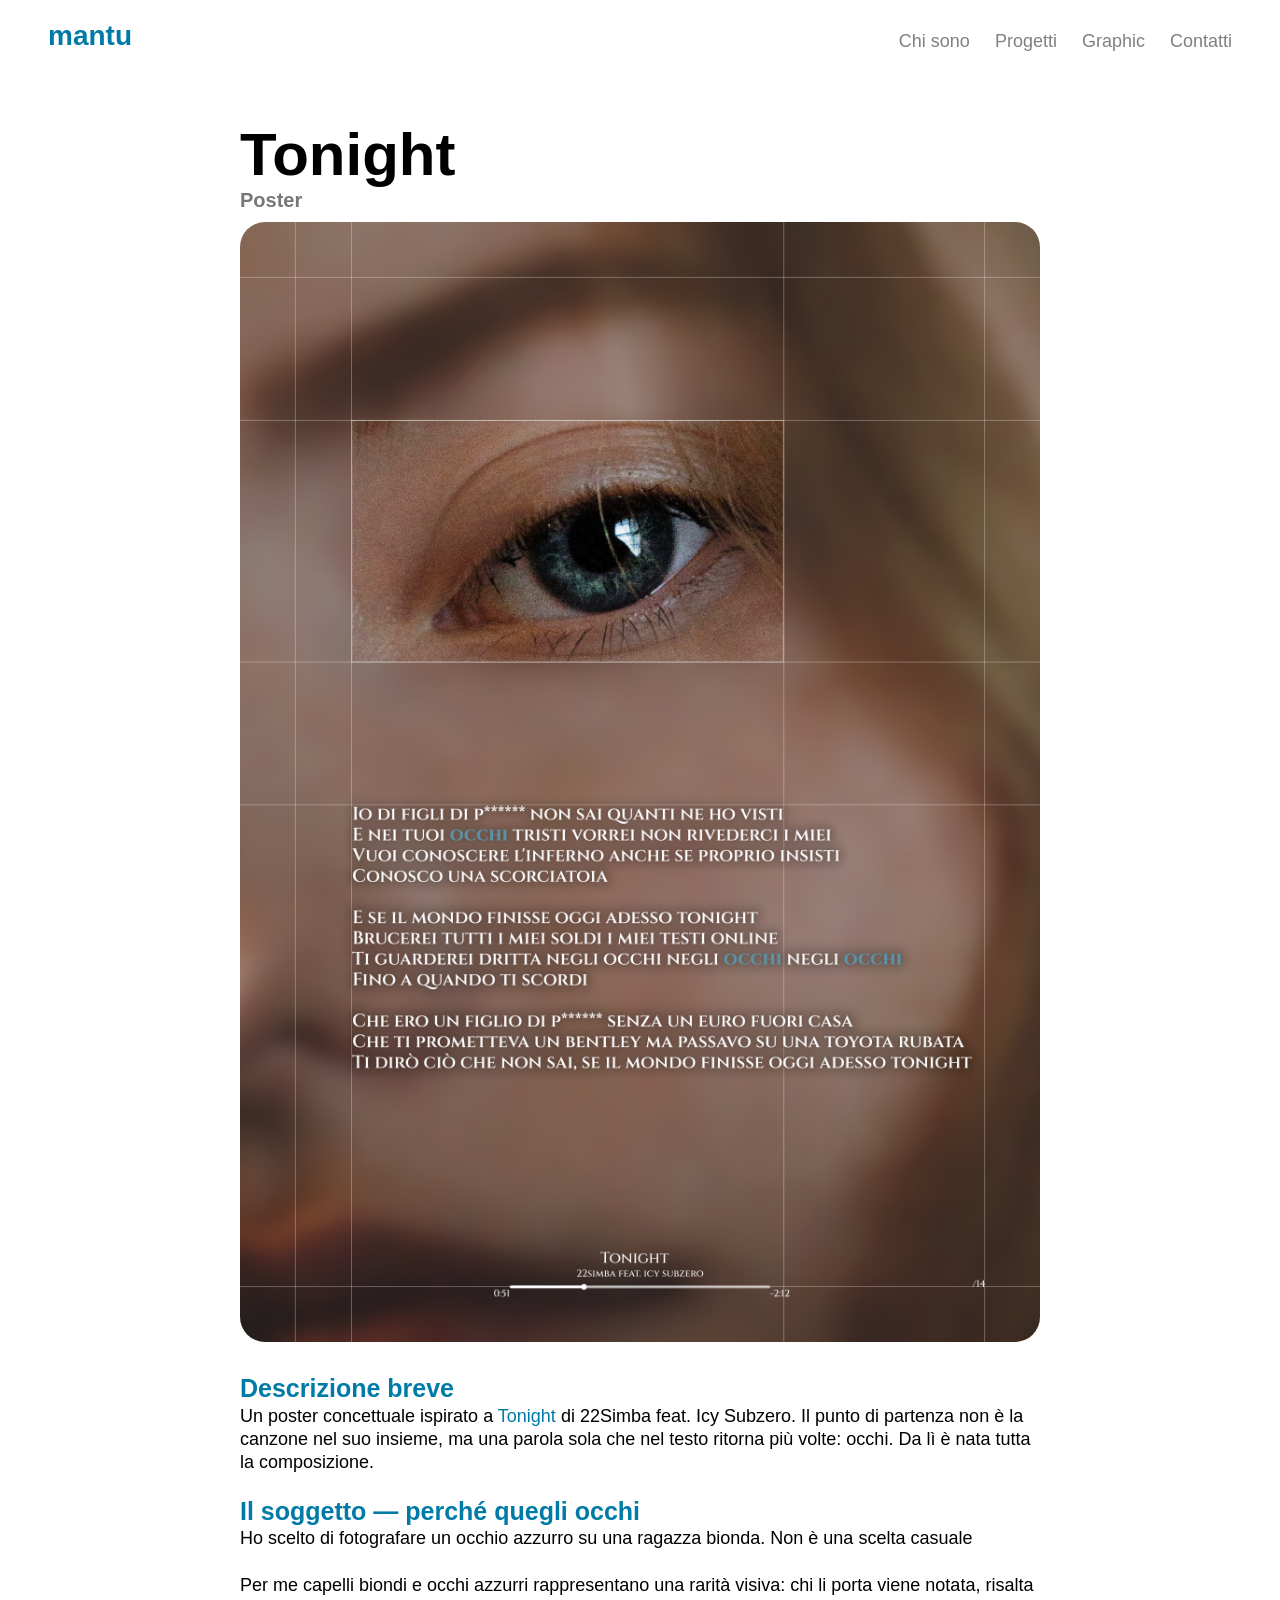
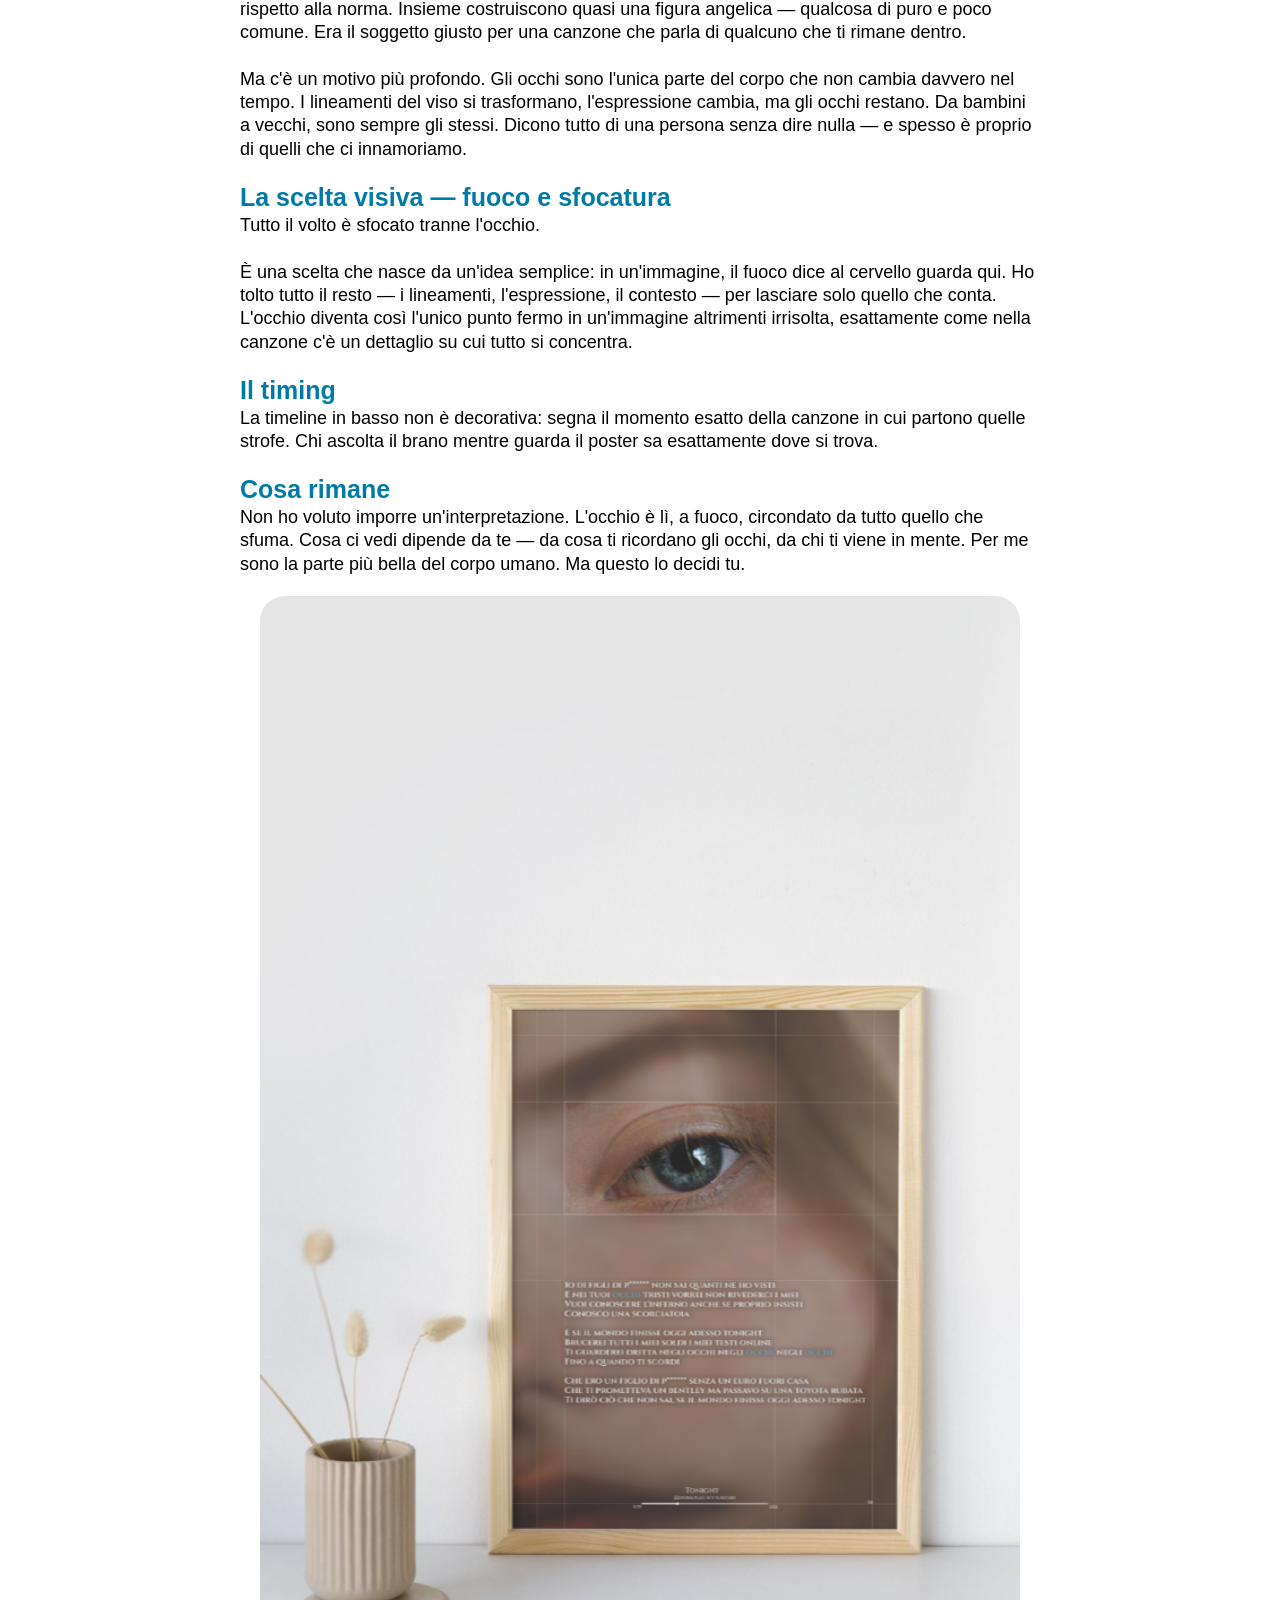
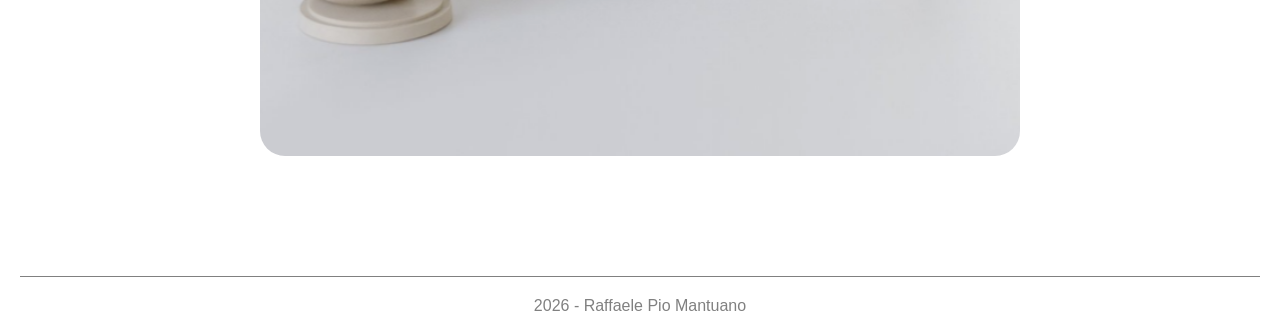
<file: Progetti/Designer/tonight.html>
<!DOCTYPE html>
<html lang="it">
<head>
    <meta charset="UTF-8">
    <meta name="viewport" content="width=device-width, initial-scale=1.0">
    <title>Tonight</title>

    <!-- CSS -->
    <link rel="stylesheet" href="../../css/style.css">
    <link rel="stylesheet" href="../../css/article.css">

    <link rel="icon" href="../../img/logoNoScritta.png">
</head>
<body>
    <!-- Navbar -->
    <nav class="nav">
        <a href="../../index.html" style="text-decoration: none;">
            <h1>mantu</h1>
        </a>
    
        <button class="hamburger" aria-label="Apri menu">
            <span></span>
            <span></span>
            <span></span>
        </button>
    
        <ul class="link">
            <li class="nav-item"><a href="../../index.html#chiSono" class="nav-link">Chi sono</a></li>
            <li class="nav-item"><a href="../../index.html#progetti" class="nav-link">Progetti</a></li>
            <li class="nav-item"><a href="../../index.html#Graphic" class="nav-link">Graphic</a></li>
            <li class="nav-item"><a href="../../index.html#contatti" class="nav-link">Contatti</a></li>
        </ul>
    </nav>

    <!-- Articolo -->
    <main>
        <div class="articolo">

            <div class="header">
                <h1>Tonight</h1>
                <h3>Poster</h3>
                
                <img src="../../img/Designer/card/14) Tonight_4_11zon.webp" alt="Tonight">
            </div>

            <div class="contenuto">
                <h2>Descrizione breve</h2>
                <p>
                    Un poster concettuale ispirato a <a href="https://open.spotify.com/intl-it/track/2qze6cCZKajjrqpCwVhEgB" target="_blank">Tonight</a> di 22Simba feat. Icy Subzero. Il punto di partenza non è la canzone nel suo insieme, 
                    ma una parola sola che nel testo ritorna più volte: occhi. Da lì è nata tutta la composizione.
                </p>

                <h2>Il soggetto — perché quegli occhi</h2>
                <p>
                    Ho scelto di fotografare un occhio azzurro su una ragazza bionda. Non è una scelta casuale <br><br>

                    Per me capelli biondi e occhi azzurri rappresentano una rarità visiva: chi li porta viene notata, risalta rispetto alla norma. 
                    Insieme costruiscono quasi una figura angelica — qualcosa di puro e poco comune. Era il soggetto giusto per una canzone che parla di qualcuno che ti rimane dentro. <br><br>

                    Ma c'è un motivo più profondo. Gli occhi sono l'unica parte del corpo che non cambia davvero nel tempo. I lineamenti del viso si trasformano, 
                    l'espressione cambia, ma gli occhi restano. Da bambini a vecchi, sono sempre gli stessi. Dicono tutto di una persona senza dire nulla — e spesso è proprio di quelli che ci innamoriamo.
                </p>

                <h2>La scelta visiva — fuoco e sfocatura</h2>
                <p>
                    Tutto il volto è sfocato tranne l'occhio. <br><br>

                    È una scelta che nasce da un'idea semplice: in un'immagine, il fuoco dice al cervello guarda qui. 
                    Ho tolto tutto il resto — i lineamenti, l'espressione, il contesto — per lasciare solo quello che conta. 
                    L'occhio diventa così l'unico punto fermo in un'immagine altrimenti irrisolta, esattamente come nella canzone 
                    c'è un dettaglio su cui tutto si concentra.
                </p>

                <h2>Il timing</h2>
                <p>
                    La timeline in basso non è decorativa: segna il momento esatto della canzone in cui partono quelle strofe. 
                    Chi ascolta il brano mentre guarda il poster sa esattamente dove si trova.
                </p>

                <h2>Cosa rimane</h2>
                <p>
                    Non ho voluto imporre un'interpretazione. L'occhio è lì, a fuoco, circondato da tutto quello che sfuma. Cosa ci vedi dipende da te — 
                    da cosa ti ricordano gli occhi, da chi ti viene in mente. Per me sono la parte più bella del corpo umano. Ma questo lo decidi tu.
                </p>

                <img src="../../img/Designer/Tonight/Progetto senza titolo.png" alt="mockup">

            </div>
        </div>
    </main>

    <footer>
        <p>2026 - Raffaele Pio Mantuano</p>
    </footer>

    <script src="../../script.js"></script>
</body>
</html>
</file>
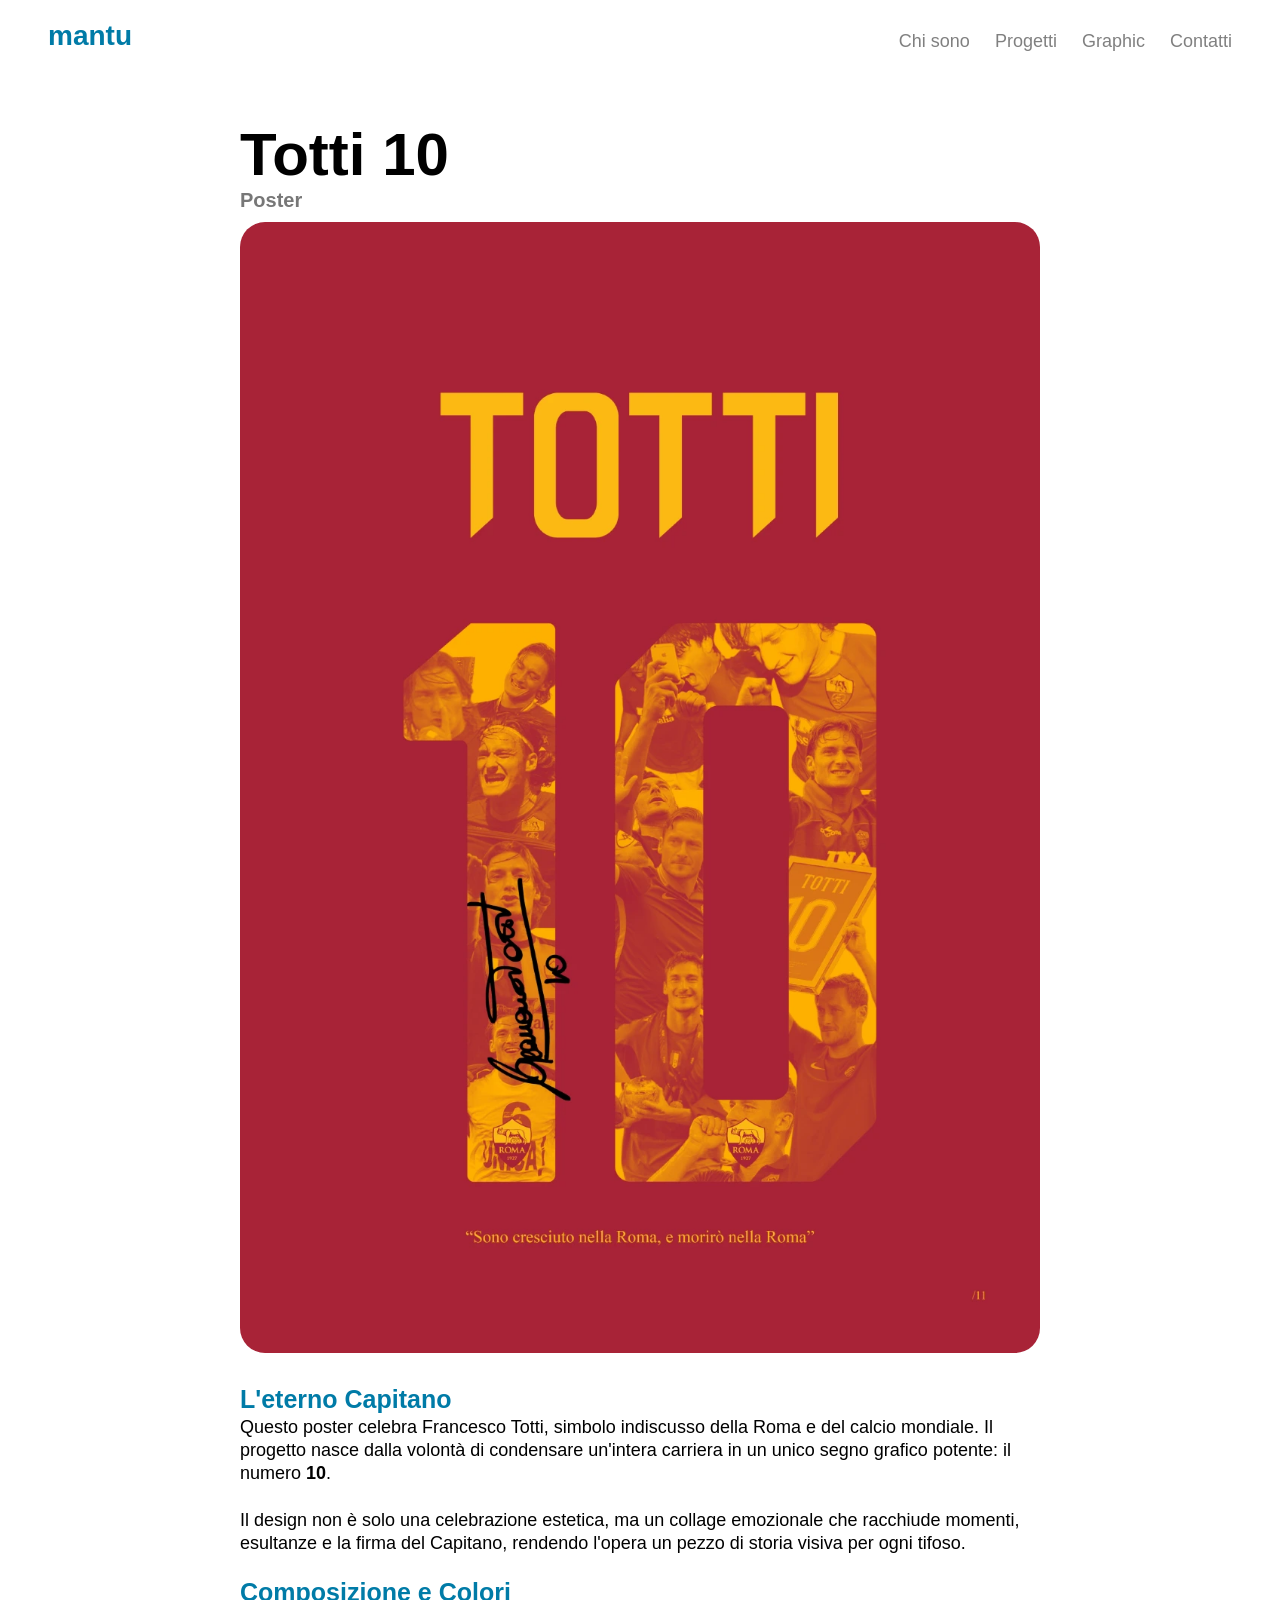
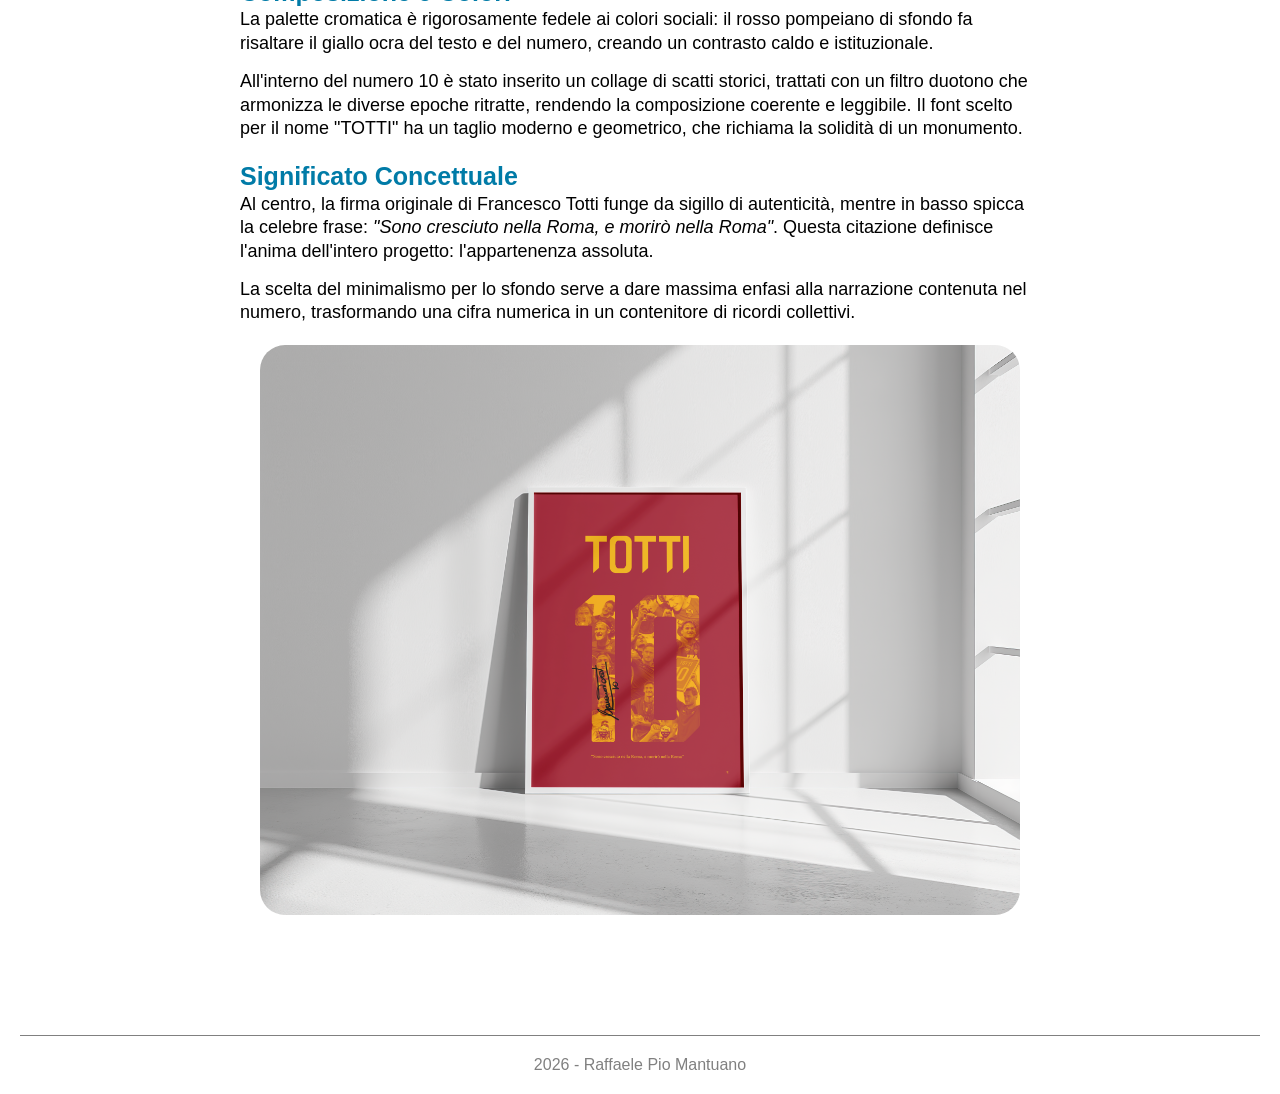
<file: Progetti/Designer/Totti.html>
<!DOCTYPE html>
<html lang="it">
<head>
    <meta charset="UTF-8">
    <meta name="viewport" content="width=device-width, initial-scale=1.0">
    <title>Totti 10</title>

    <link rel="stylesheet" href="../../css/style.css">
    <link rel="stylesheet" href="../../css/article.css">

    <link rel="icon" href="../../img/logoNoScritta.png">
</head>
<body>
    <nav class="nav">
        <a href="../../index.html" style="text-decoration: none;">
            <h1>mantu</h1>
        </a>
    
        <button class="hamburger" aria-label="Apri menu">
            <span></span>
            <span></span>
            <span></span>
        </button>
    
        <ul class="link">
            <li class="nav-item"><a href="../../index.html#chiSono" class="nav-link">Chi sono</a></li>
            <li class="nav-item"><a href="../../index.html#progetti" class="nav-link">Progetti</a></li>
            <li class="nav-item"><a href="../../index.html#Graphic" class="nav-link">Graphic</a></li>
            <li class="nav-item"><a href="../../index.html#contatti" class="nav-link">Contatti</a></li>
        </ul>
    </nav>

    <main>
        <div class="articolo">

            <div class="header">
                <h1>Totti 10</h1>
                <h3>Poster</h3>
                
                <img src="../../img/Designer/card/11) Totti 10.webp" alt="Totti 10 Poster">
            </div>

            <div class="contenuto">
                <h2>L'eterno Capitano</h2>
                <p>
                    Questo poster celebra Francesco Totti, simbolo indiscusso della Roma e del calcio mondiale. 
                    Il progetto nasce dalla volontà di condensare un'intera carriera in un unico segno grafico potente: 
                    il numero <b>10</b>. <br><br>
                    Il design non è solo una celebrazione estetica, ma un collage emozionale che racchiude momenti, 
                    esultanze e la firma del Capitano, rendendo l'opera un pezzo di storia visiva per ogni tifoso.
                </p>

                <h2>Composizione e Colori</h2>
                <p>
                    La palette cromatica è rigorosamente fedele ai colori sociali: il rosso pompeiano di sfondo 
                    fa risaltare il giallo ocra del testo e del numero, creando un contrasto caldo e istituzionale.
                </p>

                <p class="next">
                    All'interno del numero 10 è stato inserito un collage di scatti storici, trattati con un filtro 
                    duotono che armonizza le diverse epoche ritratte, rendendo la composizione coerente e leggibile. 
                    Il font scelto per il nome "TOTTI" ha un taglio moderno e geometrico, che richiama la solidità 
                    di un monumento.
                </p>

                <h2>Significato Concettuale</h2>
                <p>
                    Al centro, la firma originale di Francesco Totti funge da sigillo di autenticità, mentre in basso 
                    spicca la celebre frase: <i>"Sono cresciuto nella Roma, e morirò nella Roma"</i>. 
                    Questa citazione definisce l'anima dell'intero progetto: l'appartenenza assoluta.
                </p>

                <p class="next">
                    La scelta del minimalismo per lo sfondo serve a dare massima enfasi alla narrazione contenuta nel 
                    numero, trasformando una cifra numerica in un contenitore di ricordi collettivi.
                </p>

                <img src="../../img/Designer/Totti/Mockup.png" alt="mockup poster Totti">

            </div>
        </div>
    </main>

    <footer>
        <p>2026 - Raffaele Pio Mantuano</p>
    </footer>

    <script src="../../script.js"></script>
</body>
</html>
</file>
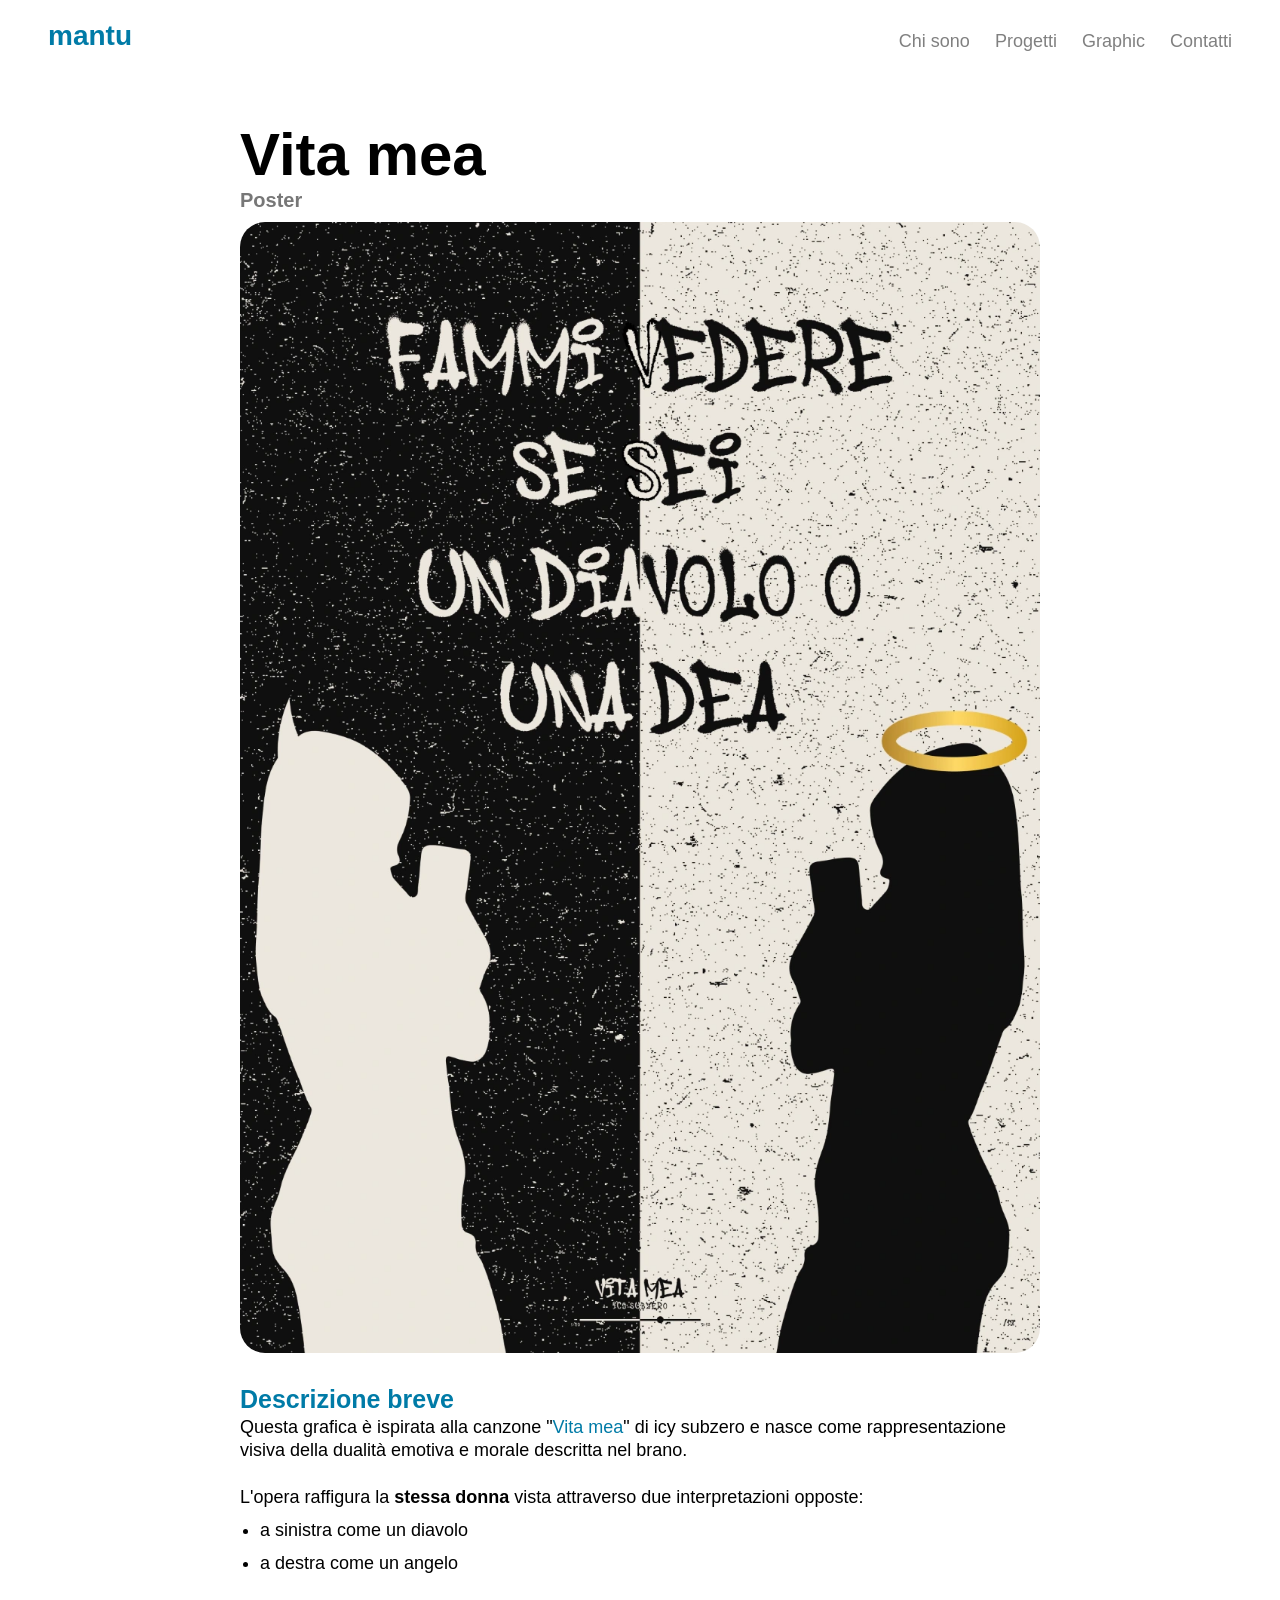
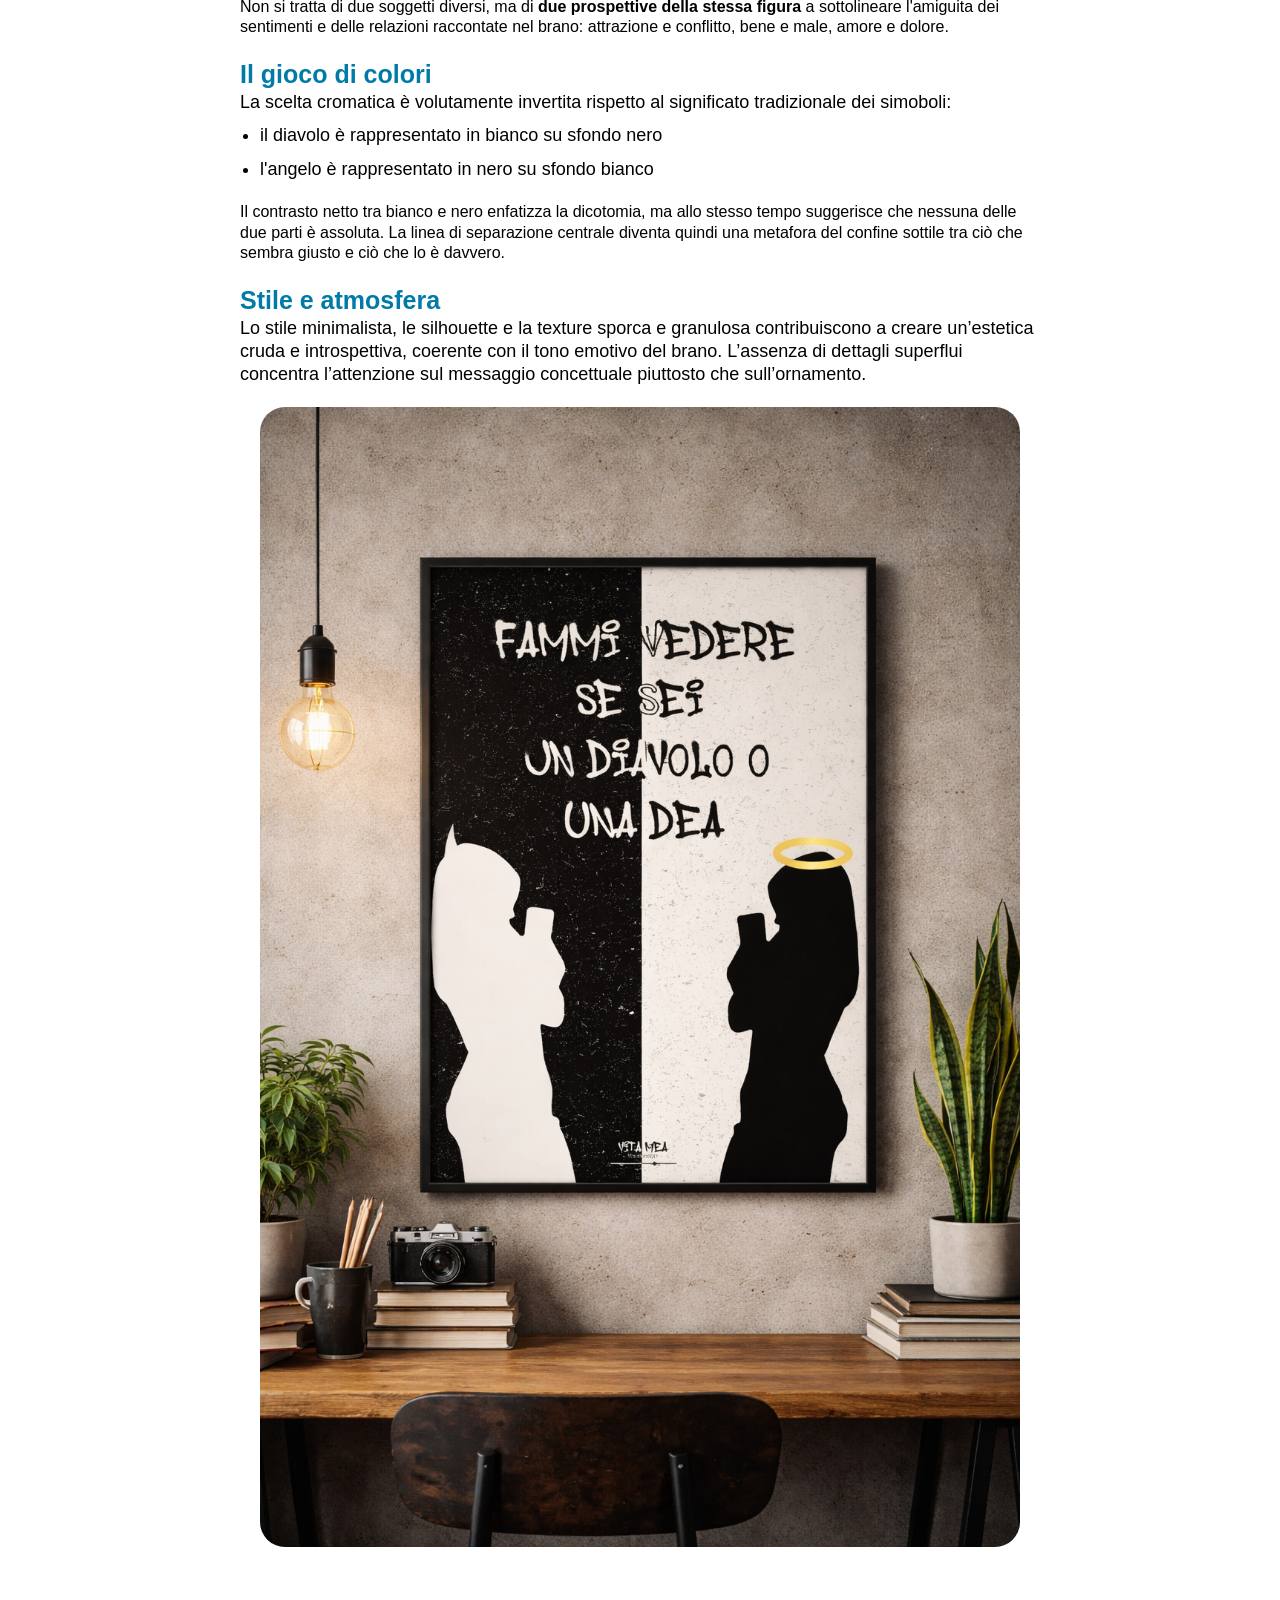
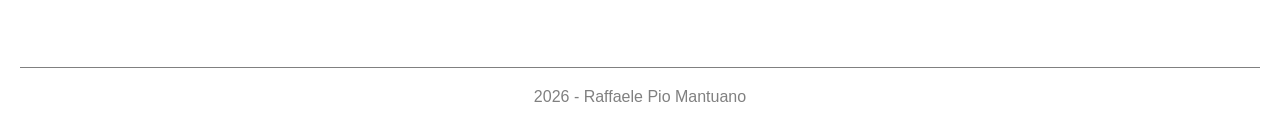
<file: Progetti/Designer/vitamea.html>
<!DOCTYPE html>
<html lang="it">
<head>
    <meta charset="UTF-8">
    <meta name="viewport" content="width=device-width, initial-scale=1.0">
    <title>Vita mea</title>

    <!-- CSS -->
    <link rel="stylesheet" href="../../css/style.css">
    <link rel="stylesheet" href="../../css/article.css">

    <link rel="icon" href="../../img/logoNoScritta.png">
</head>
<body>
    <!-- Navbar -->
    <nav class="nav">
        <a href="../../index.html" style="text-decoration: none;">
            <h1>mantu</h1>
        </a>
    
        <button class="hamburger" aria-label="Apri menu">
            <span></span>
            <span></span>
            <span></span>
        </button>
    
        <ul class="link">
            <li class="nav-item"><a href="../../index.html#chiSono" class="nav-link">Chi sono</a></li>
            <li class="nav-item"><a href="../../index.html#progetti" class="nav-link">Progetti</a></li>
            <li class="nav-item"><a href="../../index.html#Graphic" class="nav-link">Graphic</a></li>
            <li class="nav-item"><a href="../../index.html#contatti" class="nav-link">Contatti</a></li>
        </ul>
    </nav>

    <!-- Articolo -->
    <main>
        <div class="articolo">

            <div class="header">
                <h1>Vita mea</h1>
                <h3>Poster</h3>
                
                <img src="../../img/Designer/card/12) Vita mea.webp" alt="Vita mea poster">
            </div>

            <div class="contenuto">
                <h2>Descrizione breve</h2>
                <p>
                    Questa grafica è ispirata alla canzone "<a href="https://open.spotify.com/intl-it/track/1lINWf6EMgSptWPqAnwV9F" target="_blank">Vita mea</a>" di icy subzero 
                    e nasce come rappresentazione visiva della dualità emotiva e morale descritta nel brano. <br><br>

                    L'opera raffigura la <b>stessa donna</b> vista attraverso due interpretazioni opposte:
                    <ul>
                        <li>
                            a sinistra come un diavolo
                        </li>
                        <li>
                            a destra come un angelo
                        </li>
                    </ul>

                    <br>

                    Non si tratta di due soggetti diversi, ma di <b>due prospettive della stessa figura</b> a sottolineare l'amiguita dei sentimenti e delle relazioni raccontate nel brano:
                    attrazione e conflitto, bene e male, amore e dolore.
                </p>

                <h2>Il gioco di colori</h2>
                <p>
                    La scelta cromatica è volutamente invertita rispetto al significato tradizionale dei simoboli:
                    <ul>
                        <li>
                            il diavolo è rappresentato in bianco su sfondo nero
                        </li>
                        <li>
                            l'angelo è rappresentato in nero su sfondo bianco
                        </li>
                    </ul>

                    <br>

                    Il contrasto netto tra bianco e nero enfatizza la dicotomia, ma allo stesso tempo suggerisce che nessuna delle due parti è assoluta. 
                    La linea di separazione centrale diventa quindi una metafora del confine sottile tra ciò che sembra giusto e ciò che lo è davvero.
                </p>

                <h2>Stile e atmosfera</h2>
                <p>
                    Lo stile minimalista, le silhouette e la texture sporca e granulosa contribuiscono a creare un’estetica cruda e introspettiva,
                    coerente con il tono emotivo del brano. L’assenza di dettagli superflui concentra l’attenzione sul messaggio concettuale piuttosto che sull’ornamento.
                </p>

                <img src="../../img/Designer/vetamea/mockup.png" alt="mockup vitamea">

            </div>
        </div>
    </main>

    <footer>
        <p>2026 - Raffaele Pio Mantuano</p>
    </footer>

    <script src="../../script.js"></script>
</body>
</html>
</file>
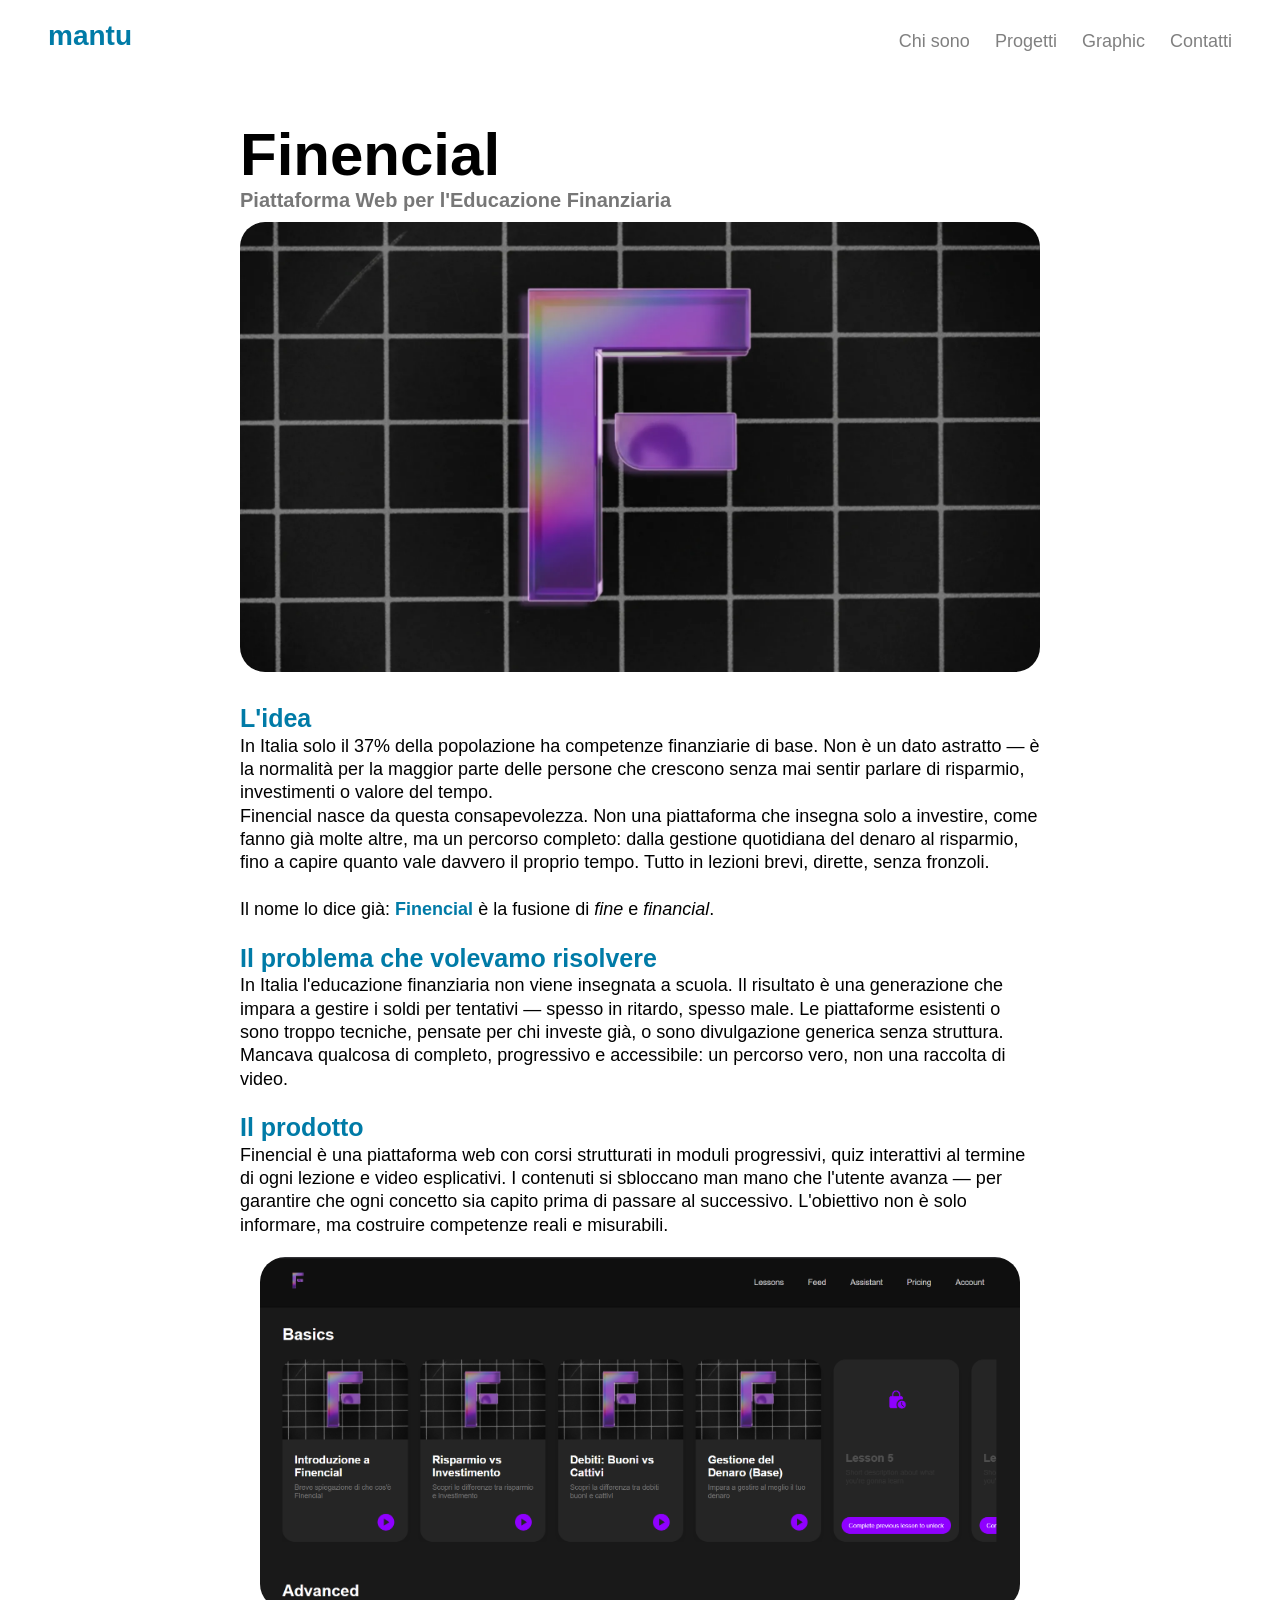
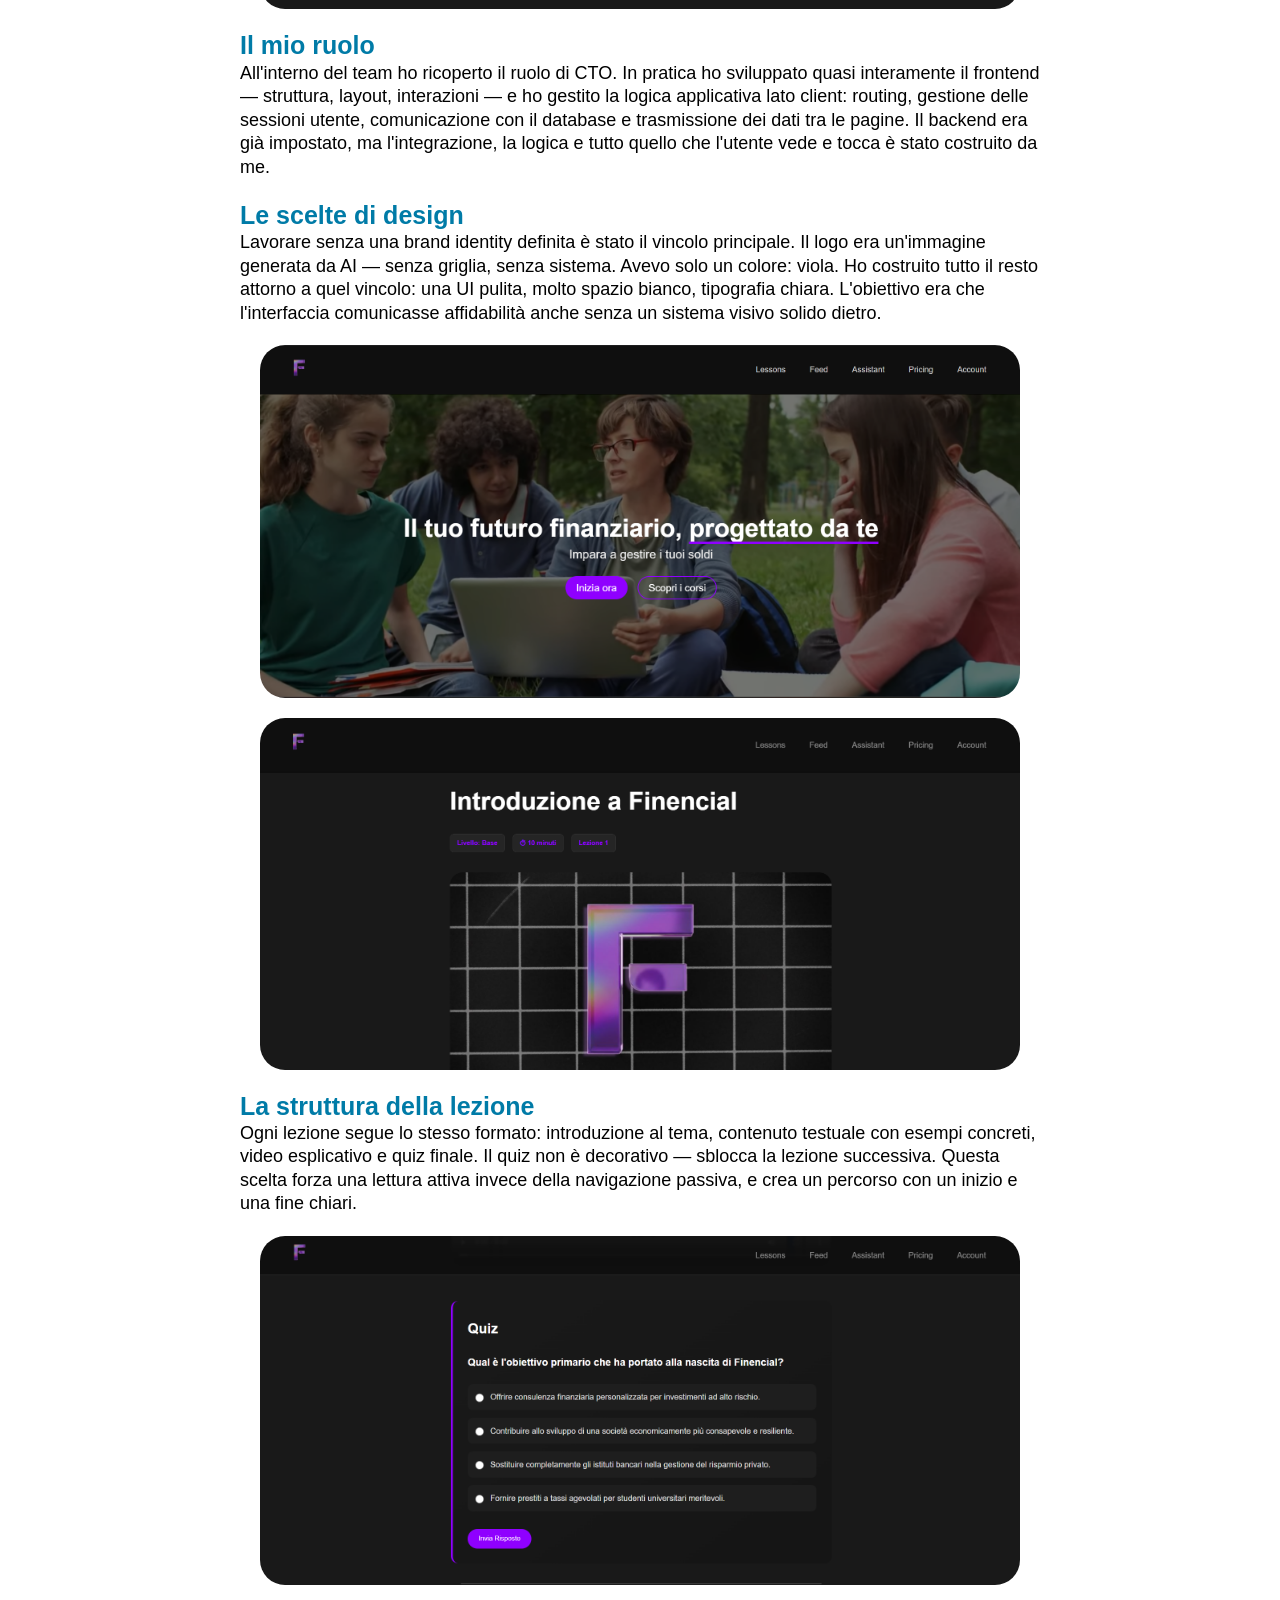
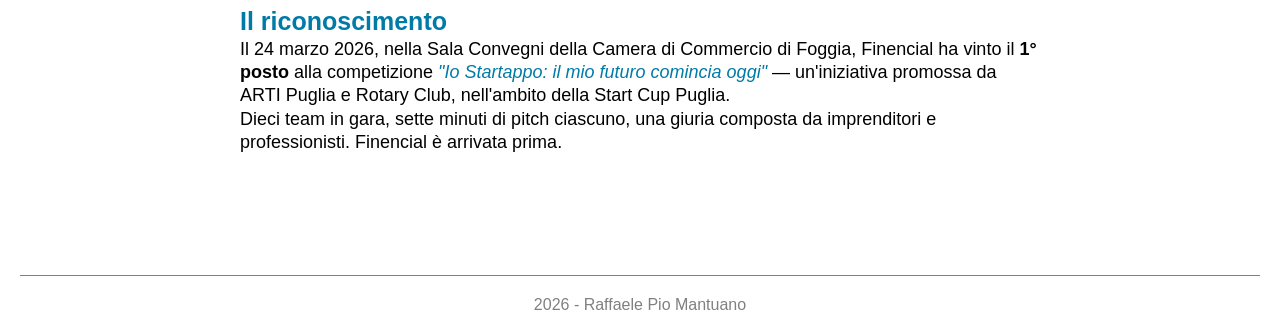
<file: Progetti/Developer/Finencial.html>
<!DOCTYPE html>
<html lang="it">
<head>
    <meta charset="UTF-8">
    <meta name="viewport" content="width=device-width, initial-scale=1.0">
    <title>Finencial</title>

    <link rel="stylesheet" href="../../css/style.css">
    <link rel="stylesheet" href="../../css/article.css">

    <link rel="icon" href="../../img/logoNoScritta.png">
</head>
<body>
    <nav class="nav">
        <a href="../../index.html" style="text-decoration: none;">
            <h1>mantu</h1>
        </a>
    
        <button class="hamburger" aria-label="Apri menu">
            <span></span>
            <span></span>
            <span></span>
        </button>
    
        <ul class="link">
            <li class="nav-item"><a href="../../index.html#chiSono" class="nav-link">Chi sono</a></li>
            <li class="nav-item"><a href="../../index.html#progetti" class="nav-link">Progetti</a></li>
            <li class="nav-item"><a href="../../index.html#Graphic" class="nav-link">Graphic</a></li>
            <li class="nav-item"><a href="../../index.html#contatti" class="nav-link">Contatti</a></li>
        </ul>
    </nav>

    <main>
        <div class="articolo">

            <div class="header">
                <h1>Finencial</h1>
                <h3>Piattaforma Web per l'Educazione Finanziaria</h3>
                
                <img src="../../img/Developer/Finencial/intro.webp" alt="Finencial">
            </div>

            <div class="contenuto">
                <h2>L'idea</h2>
                <p>
                    In Italia solo il 37% della popolazione ha competenze finanziarie di base. 
                    Non è un dato astratto — è la normalità per la maggior parte delle persone che crescono 
                    senza mai sentir parlare di risparmio, investimenti o valore del tempo.
                </p>
                <p>
                    Finencial nasce da questa consapevolezza. Non una piattaforma che insegna solo a investire, 
                    come fanno già molte altre, ma un percorso completo: dalla gestione quotidiana del denaro 
                    al risparmio, fino a capire quanto vale davvero il proprio tempo. 
                    Tutto in lezioni brevi, dirette, senza fronzoli. <br><br>

                    Il nome lo dice già: <a href="https://finencial.github.io/Finencial-site/index.html"><b>Finencial</b></a> è la fusione di <i>fine</i> e <i>financial</i>.
                </p>

                <h2>Il problema che volevamo risolvere</h2>
                <p>
                    In Italia l'educazione finanziaria non viene insegnata a scuola. Il risultato è una generazione
                    che impara a gestire i soldi per tentativi — spesso in ritardo, spesso male. Le piattaforme esistenti 
                    o sono troppo tecniche, pensate per chi investe già, o sono divulgazione generica senza struttura. 
                    Mancava qualcosa di completo, progressivo e accessibile: un percorso vero, non una raccolta di video.
                </p>

                <h2>Il prodotto</h2>
                <p>
                    Finencial è una piattaforma web con corsi strutturati in moduli progressivi, quiz interattivi al termine 
                    di ogni lezione e video esplicativi. I contenuti si sbloccano man mano che l'utente avanza — per garantire 
                    che ogni concetto sia capito prima di passare al successivo. L'obiettivo non è solo informare, ma costruire 
                    competenze reali e misurabili.
                </p>

                <img src="../../img/Developer/Finencial/lezioni.webp" alt="">
                

                <h2>Il mio ruolo</h2>
                <p>
                    All'interno del team ho ricoperto il ruolo di CTO. In pratica ho sviluppato quasi interamente il frontend — struttura, 
                    layout, interazioni — e ho gestito la logica applicativa lato client: routing, gestione delle sessioni utente, comunicazione 
                    con il database e trasmissione dei dati tra le pagine. Il backend era già impostato, ma l'integrazione, la logica e tutto 
                    quello che l'utente vede e tocca è stato costruito da me.
                </p>

                <h2>Le scelte di design</h2>
                <p>
                    Lavorare senza una brand identity definita è stato il vincolo principale. Il logo era un'immagine generata da AI — senza griglia, 
                    senza sistema. Avevo solo un colore: viola. Ho costruito tutto il resto attorno a quel vincolo: una UI pulita, molto spazio bianco, 
                    tipografia chiara. L'obiettivo era che l'interfaccia comunicasse affidabilità anche senza un sistema visivo solido dietro.
                </p>

                <img src="../../img/Developer/Finencial/landing.webp" alt="">
                <img src="../../img/Developer/Finencial/lezione.webp" alt="">

                <h2>La struttura della lezione</h2>
                <p>
                    Ogni lezione segue lo stesso formato: introduzione al tema, contenuto testuale con esempi concreti, video esplicativo e quiz finale. 
                    Il quiz non è decorativo — sblocca la lezione successiva. Questa scelta forza una lettura attiva invece della navigazione passiva, e 
                    crea un percorso con un inizio e una fine chiari.
                </p>

                <img src="../../img/Developer/Finencial/quiz.webp" alt="">

                <h2>Il riconoscimento</h2>
                <p>
                    Il 24 marzo 2026, nella Sala Convegni della Camera di Commercio di Foggia, 
                    Finencial ha vinto il <b>1° posto</b> alla competizione 
                    <a href="https://www.arti.puglia.it/innovazione-e-impresa/io-startappo-il-mio-futuro-comincia-oggi-tutti-i-premiati" target="_blank"><i>"Io Startappo: il mio futuro comincia oggi"</i></a> — 
                    un'iniziativa promossa da ARTI Puglia e Rotary Club, nell'ambito della Start Cup Puglia.
                </p>
                <p>
                    Dieci team in gara, sette minuti di pitch ciascuno, una giuria composta da imprenditori 
                    e professionisti. Finencial è arrivata prima.
                </p>

            </div>

        </div>
        </div>
    </main>

    <footer>
        <p>2026 - Raffaele Pio Mantuano</p>
    </footer>

    <script src="../../script.js"></script>
</body>
</html>
</file>
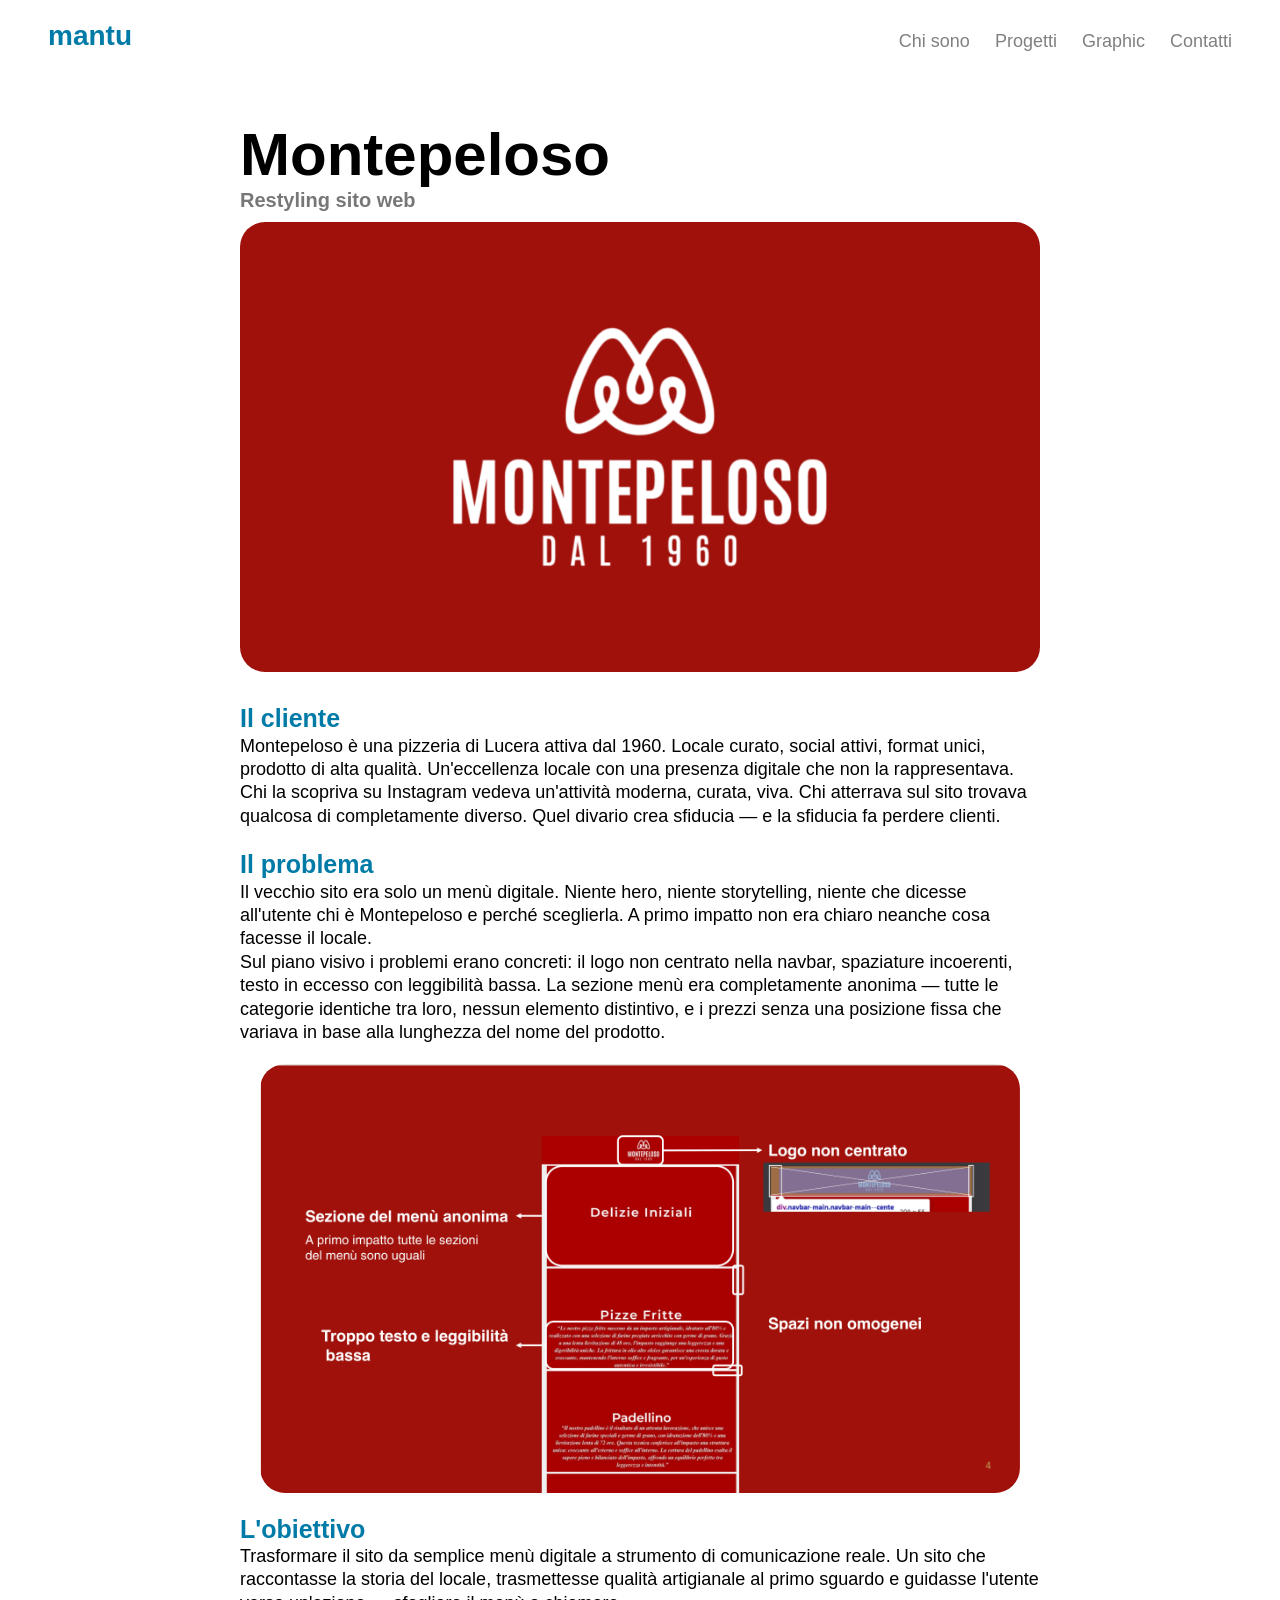
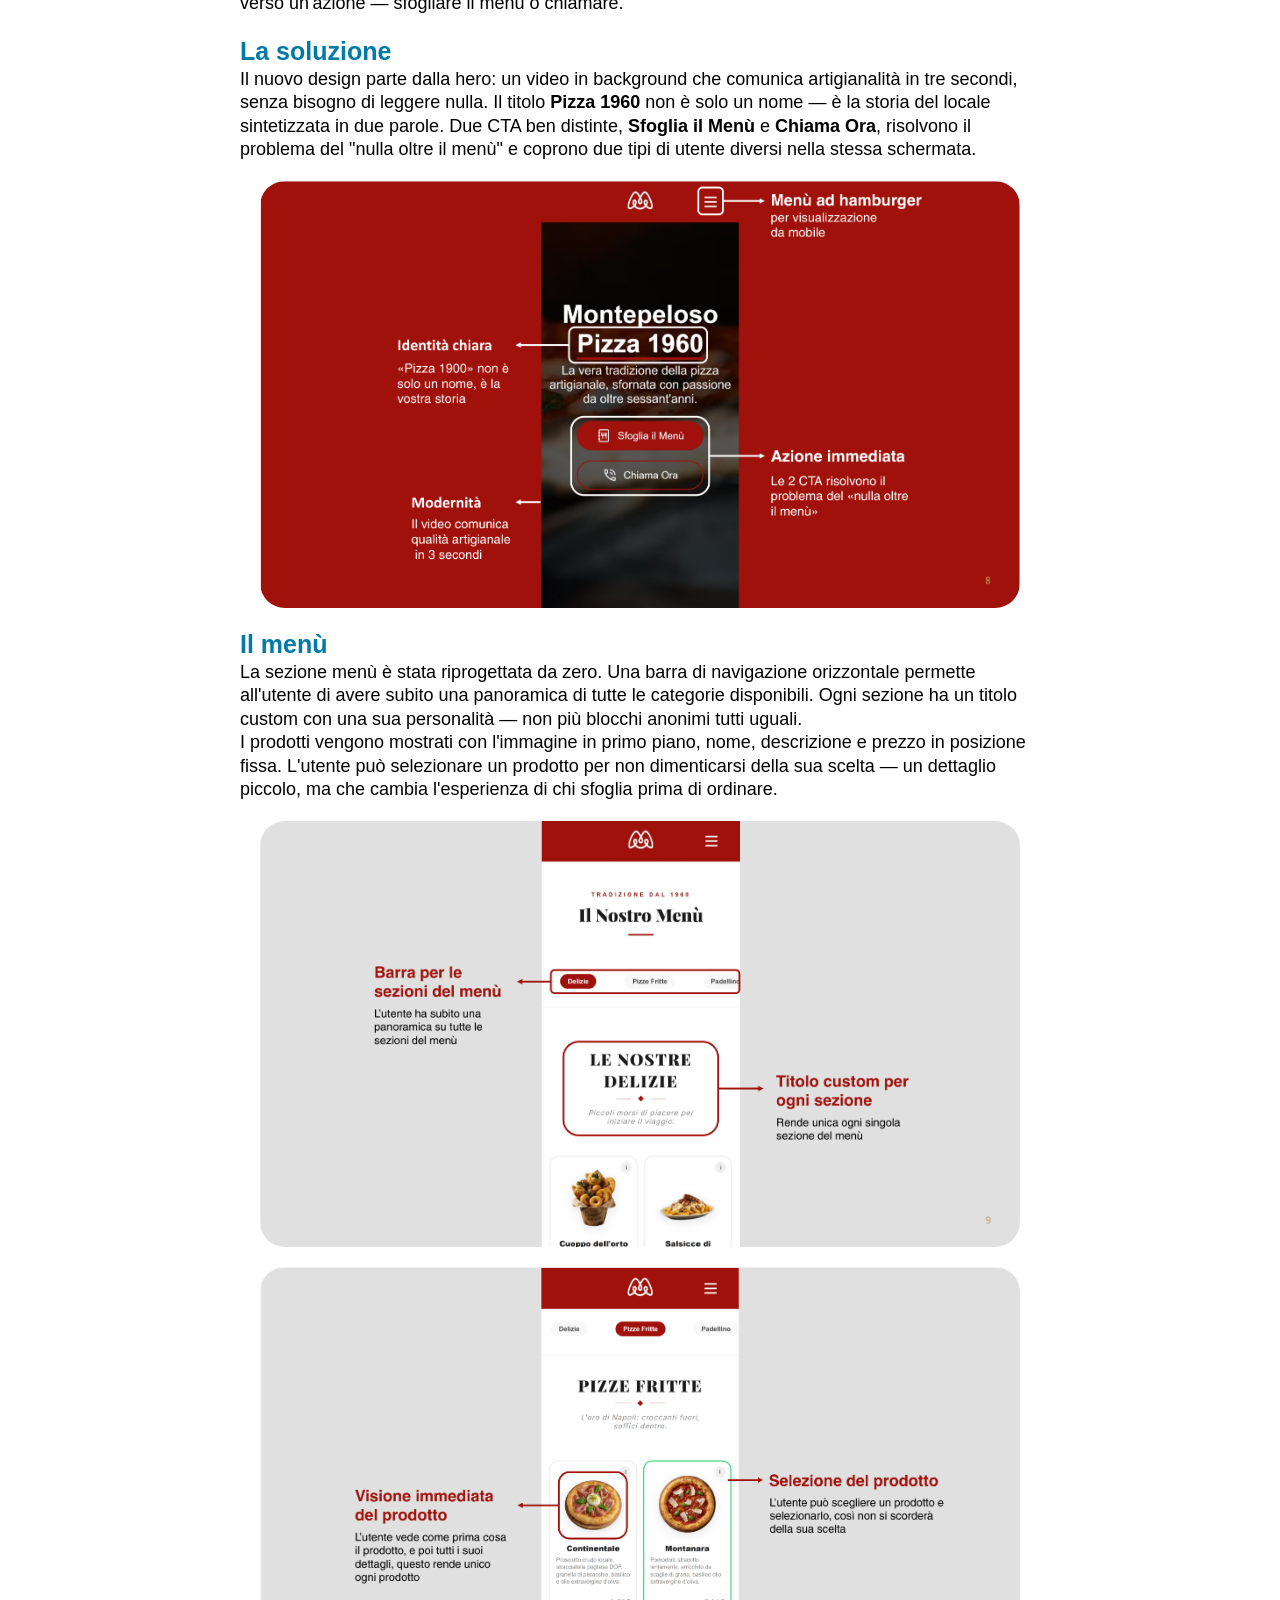
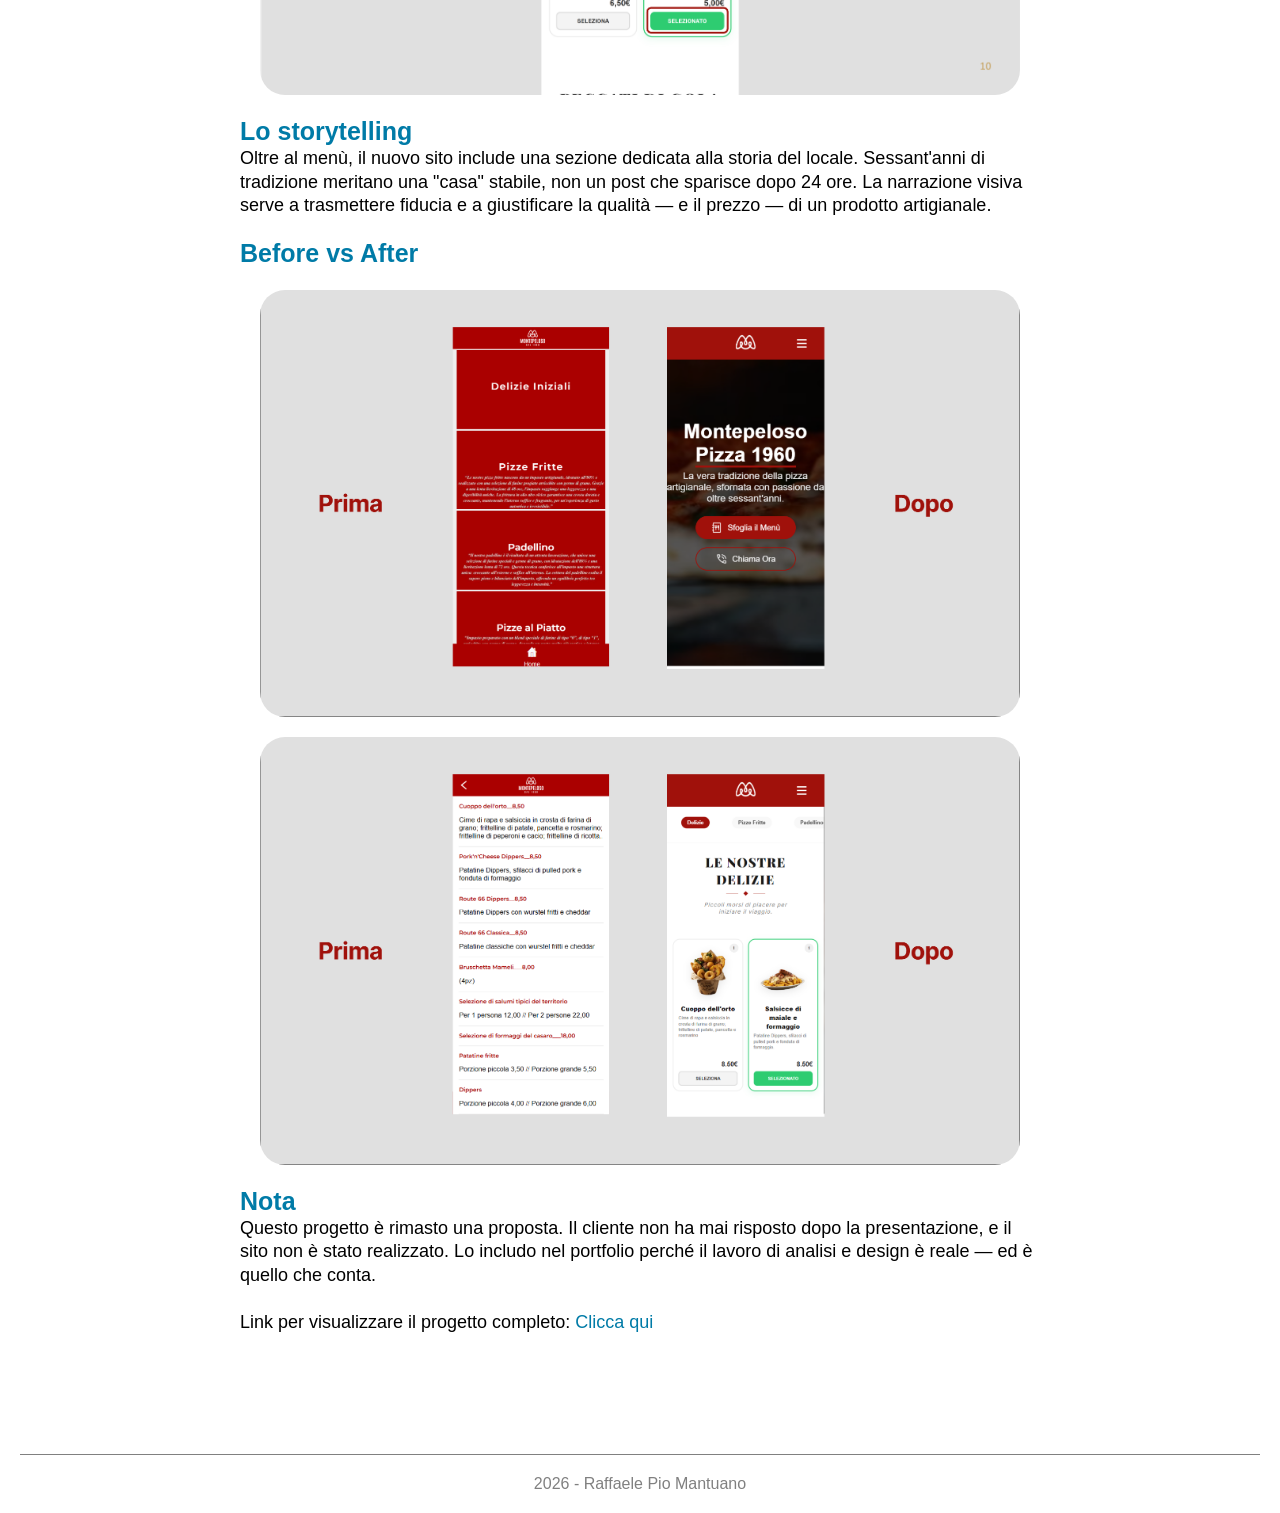
<file: Progetti/Developer/montepeloso.html>
<!DOCTYPE html>
<html lang="it">
<head>
    <meta charset="UTF-8">
    <meta name="viewport" content="width=device-width, initial-scale=1.0">
    <title>Montepeloso web site</title>

    <link rel="stylesheet" href="../../css/style.css">
    <link rel="stylesheet" href="../../css/article.css">

    <link rel="icon" href="../../img/logoNoScritta.png">
</head>
<body>
    <nav class="nav">
        <a href="../../index.html" style="text-decoration: none;">
            <h1>mantu</h1>
        </a>
    
        <button class="hamburger" aria-label="Apri menu">
            <span></span>
            <span></span>
            <span></span>
        </button>
    
        <ul class="link">
            <li class="nav-item"><a href="../../index.html#chiSono" class="nav-link">Chi sono</a></li>
            <li class="nav-item"><a href="../../index.html#progetti" class="nav-link">Progetti</a></li>
            <li class="nav-item"><a href="../../index.html#Graphic" class="nav-link">Graphic</a></li>
            <li class="nav-item"><a href="../../index.html#contatti" class="nav-link">Contatti</a></li>
        </ul>
    </nav>

    <main>
        <div class="articolo">

            <div class="header">
                <h1>Montepeloso</h1>
                <h3>Restyling sito web</h3>
                
                <img src="../../img/Developer/Montepeloso/Progetto-senza-titolo-_1_.webp" alt="Montepeloso">
            </div>

            <div class="contenuto">
                <h2>Il cliente</h2>
                <p>
                    Montepeloso è una pizzeria di Lucera attiva dal 1960. Locale curato, social attivi, 
                    format unici, prodotto di alta qualità. Un'eccellenza locale con una presenza digitale 
                    che non la rappresentava.
                </p>
                <p>
                    Chi la scopriva su Instagram vedeva un'attività moderna, curata, viva. 
                    Chi atterrava sul sito trovava qualcosa di completamente diverso. 
                    Quel divario crea sfiducia — e la sfiducia fa perdere clienti.
                </p>

                <h2>Il problema</h2>
                <p>
                    Il vecchio sito era solo un menù digitale. Niente hero, niente storytelling, 
                    niente che dicesse all'utente chi è Montepeloso e perché sceglierla. 
                    A primo impatto non era chiaro neanche cosa facesse il locale.
                </p>
                <p>
                    Sul piano visivo i problemi erano concreti: il logo non centrato nella navbar, 
                    spaziature incoerenti, testo in eccesso con leggibilità bassa. 
                    La sezione menù era completamente anonima — tutte le categorie identiche tra loro, 
                    nessun elemento distintivo, e i prezzi senza una posizione fissa che variava 
                    in base alla lunghezza del nome del prodotto.
                </p>

                <img src="../../img/Developer/Montepeloso/vecchio-sito.webp" alt="Vecchio sito Montepeloso">

                <h2>L'obiettivo</h2>
                <p>
                    Trasformare il sito da semplice menù digitale a strumento di comunicazione reale. 
                    Un sito che raccontasse la storia del locale, trasmettesse qualità artigianale 
                    al primo sguardo e guidasse l'utente verso un'azione — sfogliare il menù o chiamare.
                </p>
            
                <h2>La soluzione</h2>
                <p>
                    Il nuovo design parte dalla hero: un video in background che comunica 
                    artigianalità in tre secondi, senza bisogno di leggere nulla. 
                    Il titolo <b>Pizza 1960</b> non è solo un nome — è la storia del locale sintetizzata 
                    in due parole. Due CTA ben distinte, <b>Sfoglia il Menù</b> e <b>Chiama Ora</b>, 
                    risolvono il problema del "nulla oltre il menù" e coprono due tipi di utente diversi 
                    nella stessa schermata.
                </p>
            
                <img src="../../img/Developer/Montepeloso/hero-nuova.webp" alt="Nuova hero Montepeloso">
            
                <h2>Il menù</h2>
                <p>
                    La sezione menù è stata riprogettata da zero. Una barra di navigazione orizzontale 
                    permette all'utente di avere subito una panoramica di tutte le categorie disponibili. 
                    Ogni sezione ha un titolo custom con una sua personalità — 
                    non più blocchi anonimi tutti uguali.
                </p>
                <p>
                    I prodotti vengono mostrati con l'immagine in primo piano, nome, descrizione 
                    e prezzo in posizione fissa. L'utente può selezionare un prodotto per non 
                    dimenticarsi della sua scelta — un dettaglio piccolo, ma che cambia l'esperienza 
                    di chi sfoglia prima di ordinare.
                </p>
            
                <img src="../../img/Developer/Montepeloso/menu-nuovo.webp" alt="Nuovo menù Montepeloso">
                <img src="../../img/Developer/Montepeloso/menu-nuovo1.webp" alt="Nuovo menù Montepeloso">
            
                <h2>Lo storytelling</h2>
                <p>
                    Oltre al menù, il nuovo sito include una sezione dedicata alla storia del locale. 
                    Sessant'anni di tradizione meritano una "casa" stabile, 
                    non un post che sparisce dopo 24 ore. 
                    La narrazione visiva serve a trasmettere fiducia e a giustificare 
                    la qualità — e il prezzo — di un prodotto artigianale.
                </p>

                <h2>Before vs After</h2>
                <img src="../../img/Developer/Montepeloso/prima-dopo1.webp" alt="prima e dopo homepage Montepeloso">
                <img src="../../img/Developer/Montepeloso/prima-dopo2.webp" alt="prima e dopo Menu Montepeloso">
            
                <h2>Nota</h2>
                <p>
                    Questo progetto è rimasto una proposta. Il cliente non ha mai risposto 
                    dopo la presentazione, e il sito non è stato realizzato. 
                    Lo includo nel portfolio perché il lavoro di analisi e design è reale — 
                    ed è quello che conta.

                    <br><br>

                    Link per visualizzare il progetto completo: <a href="https://mantuxdev.github.io/Montepeloso-website/" target="_blank">Clicca qui</a>
                </p>
 
            </div>

        </div>
        </div>
    </main>

    <footer>
        <p>2026 - Raffaele Pio Mantuano</p>
    </footer>

    <script src="../../script.js"></script>
</body>
</html>
</file>
<file: css/style.css>
:root{
    --ceruleo: #007BA7
}

*{
    padding: 0;
    margin: 0;
    box-sizing: border-box;
    font-family:Arial, Helvetica, sans-serif;
}

html {
    scroll-snap-type: y mandatory;
}

body {
    background-color:white;
}

.nav {
    position: fixed;
    top: 0;
    left: 0;
    width: 100%;
    z-index: 9999;
    display: flex; 
    justify-content: space-between;
    align-items: center;
    padding: 20px 48px; 
    background-color: rgba(255, 255, 255, 0.8); 
    transition: 0.5s;
    border-bottom: 1px solid transparent;
}

.nav.scrolled {
    padding-top: 15px;
    padding-bottom: 15px;
    padding-left: 30px;
    padding-right: 30px;
    backdrop-filter: blur(4px);
    border-bottom: 1px solid rgba(0,0,0,0.1);
}

.nav h1 {
    color: var(--ceruleo); 
    font-size: 28px;
}

.link {
    display: flex;
    gap: 25px;
    list-style: none;
    align-items: center;
    margin-top: 0;
}

.nav-link {
    text-decoration: none;
    color: gray;
    transition: 0.3s;
}

.nav-link:hover {
    color: var(--ceruleo);
}

/* Hamburger Style (i tre trattini) */
.hamburger {
    display: none;
    flex-direction: column;
    gap: 6px;
    background: none;
    border: none;
    cursor: pointer;
}

.hamburger span {
    width: 24px;
    height: 2px;
    background: gray;
    display: block;
}

/* MEDIA QUERY - Comportamento Mobile */
@media (max-width: 768px) {
    .nav {
        padding: 20px 24px;
    }

    .hamburger {
        display: flex;
    }

    .link {
        position: absolute;
        top: 70px; /* Posizionamento identico alla seconda nav */
        right: 24px;
        background: rgba(255, 255, 255, 0.8);
        box-shadow: 0 12px 30px rgba(0,0,0,0.1);
        border-radius: 16px;
        display: none; /* Nascosto di default */
        flex-direction: column;
        min-width: 180px;
        padding: 15px 0;
        gap: 0; /* Gestito dai padding interni dei link */
        
    }

    /* Classe per mostrare il menu (attiva via JS) */
    .link.active {
        display: flex;
        
    }

    .link li {
        width: 100%;
    }

    .nav-link {
        display: block;
        padding: 12px 20px;
        width: 100%;
        text-align: center;
    }
}

section{
    margin: 150px;
    padding-top: 120px;
    margin-top: 0px;
    min-height: 80vh;
}

.home{
    display: flex;
    align-items: center;
}

.home .info{
    display: flex;
    flex-direction: column;
    width: 50%;
}

.home .info h1{
    font-size: xxx-large;
    font-weight: 600;
    color: var(--ceruleo);
    margin-bottom: 20px;
}

.home .info p{
    font-size: x-large;
    color: gray;
}

.home img{
    height: 450px;
    margin-left: auto;
    border-radius: 20%;
}

.info .social{
    display: flex;
    margin-top: 25px;
}

.info .social a{
    margin-right: 20px;
    border: solid 1px rgba(0,0,0,.35);
    border-radius: 15px;
    padding: 10px;
    justify-content: center;
    align-items: center;
    display: flex;
    transition: 0.3s;

    width: 50px;
    height: 50px;
}

.info .social img{
    width: 30px;
    height: 30px;
    transition: 0.3s;
}

.info .social a:hover{
    background-color: rgba(0,123,167,0.3);
    backdrop-filter: blur(4px);
    border-color: var(--ceruleo);
    transform: translateY(-4px) scale(1.01);

}

@media (max-width: 1000px){
    section{
        margin: 0px;
    }

    .home{
        flex-direction: column;
        align-items: center;
    }

    .home .info{
        display: flex;
        flex-direction: column;
        width: 80%;
    }

    .home img{
        margin:0;
        margin-top: 25px;
        margin-bottom: 25px;
        width: 350px;
        height: 350px;
        align-items: center;
    }
}

.chiSono {
    background-color: var(--ceruleo);
    margin: 0;
    padding: 80px 120px;
}

.cs-top {
    display: flex;
    align-items: center;
    gap: 48px;
    margin-bottom: 48px;
}

.cs-avatar {
    width: 200px;
    height: 200px;
    border-radius: 25px;
    border: 3px solid rgba(255,255,255,0.35);
    background: rgba(255,255,255,0.12);
    flex-shrink: 0;
    display: flex;
    align-items: center;
    justify-content: center;
    font-size: 48px;
    font-weight: 700;
    color: white;
}

.cs-intro h1 {
    font-size: 42px;
    font-weight: 700;
    color: white;
    margin-bottom: 12px;
}

.cs-intro p {
    font-size: 17px;
    color: rgba(255,255,255,0.82);
    line-height: 1.65;
    margin-bottom: 18px;
}

.cs-divider {
    height: 1px;
    background: rgba(255,255,255,0.2);
    margin-bottom: 48px;
}

.container {
    display: grid;
    grid-template-columns: repeat(3, 1fr);
    gap: 20px;
    margin: 0;
}

.card-chiSono {
    background: rgba(255,255,255,0.1);
    border: 1px solid rgba(255,255,255,0.2);
    border-radius: 20px;
    padding: 28px;
    transition: 0.3s;
    max-width: unset;
    min-width: unset;
    margin: 0;
}

.card-chiSono:hover {
    background: rgba(255,255,255,0.16);
    transform: translateY(-4px);
    box-shadow: 0 15px 30px rgba(255,255,255,0.18);
}

.cs-card-icon {
    width: 42px;
    height: 42px;
    border-radius: 12px;
    background: rgba(255,255,255,0.18);
    display: flex;
    align-items: center;
    justify-content: center;
    margin-bottom: 16px;
}

.cs-card-icon svg {
    width: 20px;
    height: 20px;
}

.card-chiSono h2 {
    font-size: 17px;
    font-weight: 600;
    color: white;
    margin-bottom: 10px;
}

.card-chiSono p {
    font-size: 14px;
    color: rgba(255,255,255,0.75);
    line-height: 1.6;
    margin: 0;
}

@media (max-width: 768px) {
    .chiSono {
        padding: 48px 24px;
    }

    .cs-top {
        flex-direction: column;
        gap: 24px;
    }

    .container {
        grid-template-columns: 1fr;
    }

    .cs-intro h1 {
        font-size: 30px;
    }
}

.progettiDeveloper {
    overflow: hidden;
    margin-bottom: 0
}

.carousel {
    width: 100%;           /* ← mancava */
    display: flex;
    overflow-x: scroll;
    scroll-behavior: smooth;
    -webkit-overflow-scrolling: touch;
    scrollbar-width: none;
    cursor: grab;
    padding-left: 20px;
    padding-bottom: 20px;
}

.track {
    display: flex;
    flex-wrap: nowrap;     /* ← importante, blocca il wrap */
    gap: 25px;
    padding-top: 25px;
    transition: 0.5s;
}

.card{
    border-radius: 25px;
    gap: 10px;
    transition: 0.3s ease;
    max-width: 320px;
    min-width: 320px;
    box-shadow: 0 5px 15px rgba(0,0,0,.1);
}

.infoCard{
    display: flex;
    flex-direction: column;
    margin: 25px;
    margin-top: 5px;
}

.card img {
    width: 100%;
    aspect-ratio: 16 / 9;
    border-radius: 25px 25px 0px 0px;
    display: block;
}


.card h1{
    margin-top: 25px;
    font-size: 25px;
}

.card p{
    color: gray;
}

.altro{
    display: flex;
    margin-top: 25px;
}

.altro a{
    margin-left: auto;
    text-decoration: none;
    color: var(--ceruleo);
    font-weight: 600;
}

.altro p{
    color: gray;
}

.card:hover{
    transform: translateY(-4px) scale(1.01);
    box-shadow: 0 5px 20px rgba(0,0,0,.18);
}


@media (max-width: 768px){
    .progettiDeveloper{
        margin: 25px;
    }

    .track{
        padding-left: 15px;
    }
    
    .card{
        max-width: 280px;
    }

}

.progettiDesigner{
    overflow: hidden;
    margin-bottom: 0
}

.cardDesign{
    position: relative;
    width: 320px;
    height: 450px;
    min-width: 320px;
    border-radius: 25px;
    overflow: hidden;
    box-shadow: 0 5px 15px rgba(0,0,0,.1);

    transition: 0.3s;
    gap: 25px;
}

.card-bg{
    position: absolute;
    inset: 0;           /* = top:0 right:0 bottom:0 left:0 */
    width: 100%;
    height: 100%;
    object-fit: cover;
    display: block;
    z-index: 0;  
    border-radius: 0px;
}

.cardContent {
    position: absolute;
    bottom: 0;
    background: rgba(255,255,255,.9);
    border-radius: 25px 25px 25px 25px;

    padding: 20px;
    margin: 10px;
    z-index: 1;

    min-width: 300px;
    min-height: 120px;
}

.cardContent p{
    color:gray;
}


.cardDesign:hover{
    transform: translateY(-4px) scale(1.01);
    box-shadow: 0 5px 20px rgba(0,0,0,.18);
}

.card, .card-bg, .cardContent, .cardDesign, .altro {
    pointer-events: none;
    user-select: none;
    -webkit-user-drag: none;
}

.altro a{
    pointer-events: auto;
    user-select: auto;
}

.contatti {
    margin: 0;
    padding: 100px 120px;
    min-height: unset;
    display: flex;
    align-items: center;
    justify-content: center;
    background-color: white;
}

.contatti-inner {
    text-align: center;
    max-width: 600px;
}

.contatti-inner h1 {
    font-size: 42px;
    font-weight: 700;
    color: var(--ceruleo);
    margin-bottom: 14px;
}

.contatti-inner p {
    font-size: 17px;
    color: gray;
    margin-bottom: 36px;
}

.contatti-btn {
    display: inline-flex;
    align-items: center;
    gap: 10px;
    padding: 16px 32px;
    border: 2px solid var(--ceruleo);
    border-radius: 50px;
    color: var(--ceruleo);
    text-decoration: none;
    font-size: 15px;
    font-weight: 600;
    transition: 0.3s;
}

.contatti-btn svg {
    width: 18px;
    height: 18px;
    stroke: var(--ceruleo);
    transition: 0.3s;
    flex-shrink: 0;
}

.contatti-btn:hover {
    background-color: var(--ceruleo);
    color: white;
    box-shadow: 0 8px 20px rgba(0,123,167,0.25);
}

.contatti-btn:hover svg {
    stroke: white;
}

@media (max-width: 768px) {
    .contatti {
        padding: 60px 24px;
    }

    .contatti-inner h1 {
        font-size: 30px;
    }

    .contatti-btn {
        font-size: 13px;
        padding: 14px 22px;
        word-break: break-all;
    }
}

footer{
    text-align: center;
    margin: 20px;
    border-top: solid 1px gray;
}

footer p{
    color: gray;
    margin-top: 20px;
}

@media (max-width: 768px){
    .progettiDesigner{
        margin: 25px;
        padding: 5px;
    }

    .carousel{
        padding-left: 0;
    }

    footer p{
        color: gray;
        margin-top: 10px;
        font-size: 12px;
    }
}
</file>
<file: css/article.css>
:root {
    --nero: #000000;
    --grigio: #777777;
    --ceruleo: #007BA7;
}

*{
    padding: 0;
    margin: 0;
}

main{
    max-width: 800px;   
    width: 100%;        
    margin: 0 auto;     
    text-align: left;
    margin-bottom: 120px;
}

.header{
    text-align: left;
    margin-top: 120px;
}

.header h1{
    font-size: 60px;
    color: var(--nero);
}

.header h3{
    font-size: 20px;
    color: var(--grigio);
}

.header img{
    width: 100%;
    height: auto;
    max-width: 100%;
    border-radius: 25px;
    display: block;
    margin-top: 10px;
}

.contenuto{
    margin-top: 30px;
    line-height: 1.3;
    color: var(--nero);
}

.contenuto h2{
    margin-top: 20px;
    font-size: 25px;
    color: var(--ceruleo);
}

.contenuto p{
    font-size: 18px;
    text-align: left;
}

.next{
    margin-top: 15px;
}

ol, ul{
    margin-left: 20px;
    margin-top: 10px;
}

li{
    font-size: 18px;
    margin-top: 10px;
}

.contenuto img{
    border-radius: 25px;
    width: 95%;
    height: auto;
    margin-top: 20px;

    justify-content: center;
    align-content: center;
    display: block;
    margin-left: auto;
    margin-right: auto;
}

.contenuto h3{
    margin-top: 15px;
    font-size: 20px;
    color: var(--ceruleo);
}

a{
    color: var(--ceruleo);
    text-decoration: none;
}

@media (max-width: 768px) {

    main{
        padding: 20px;
    }

    .header{
        margin-top: 80px;
    }
    .header h1{
        font-size: 32px;
    }

    .header h3{
        font-size: 12px;
    }

    .contenuto h2{
        font-size: 20px;
    }

    .contenuto h3{
        font-size: 18px;
    }

    .contenuto p{
        font-size: 15px;
    }

    li{
        font-size: 15px;
        margin-top: 10px;
    }

    iframe{
        width: 100%;
    }

}
</file>
